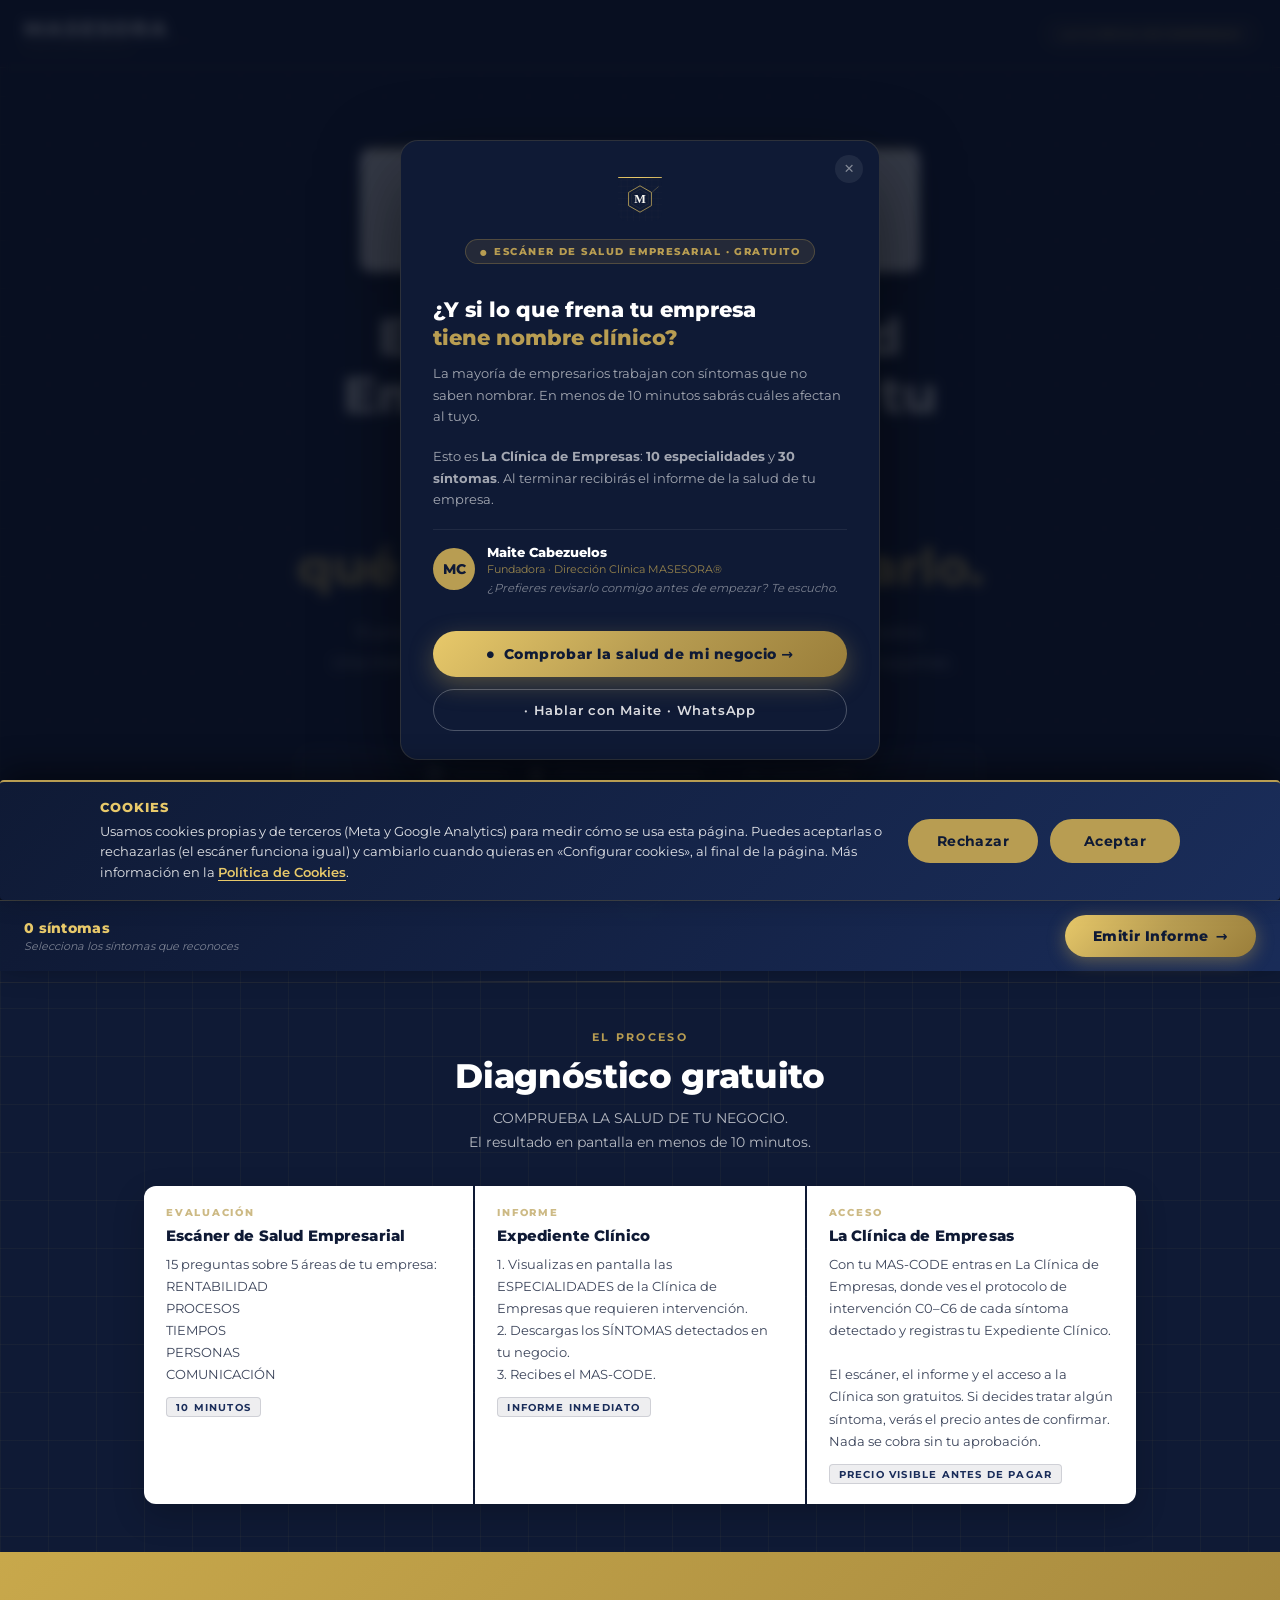
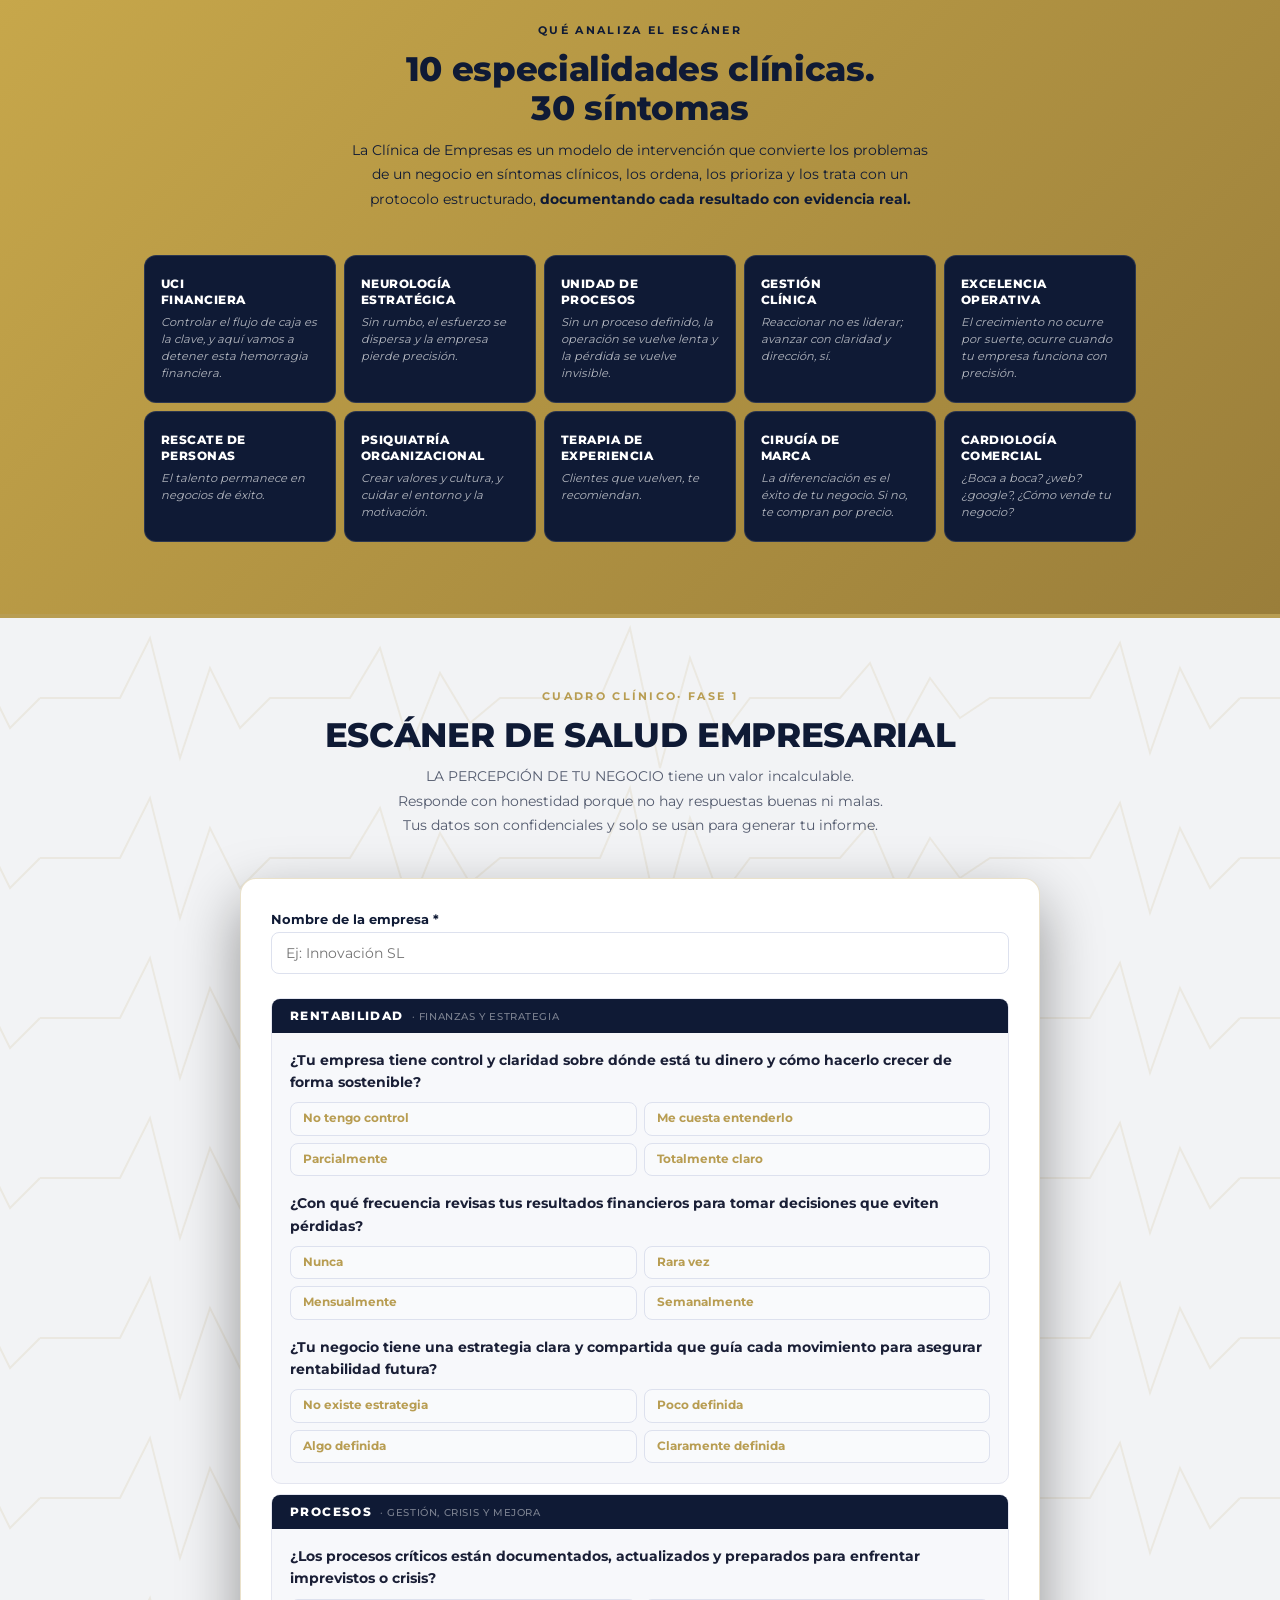
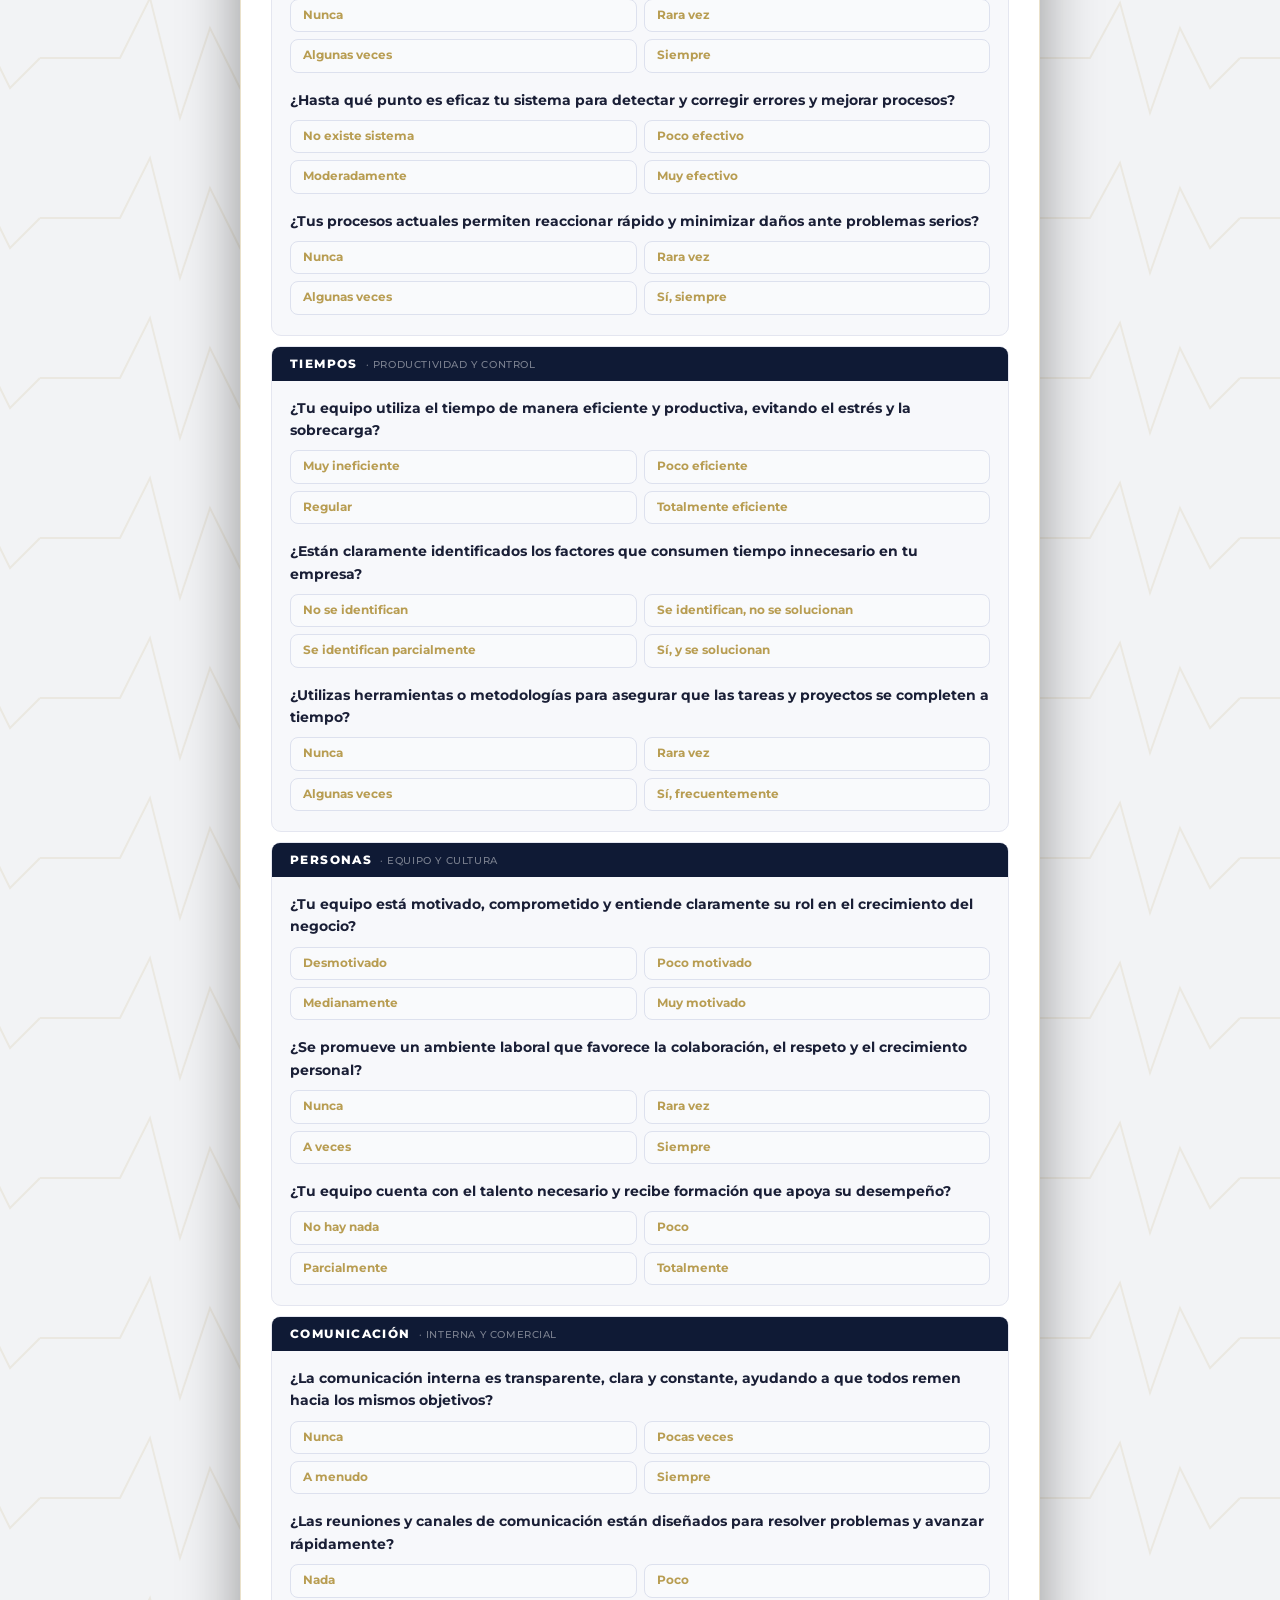
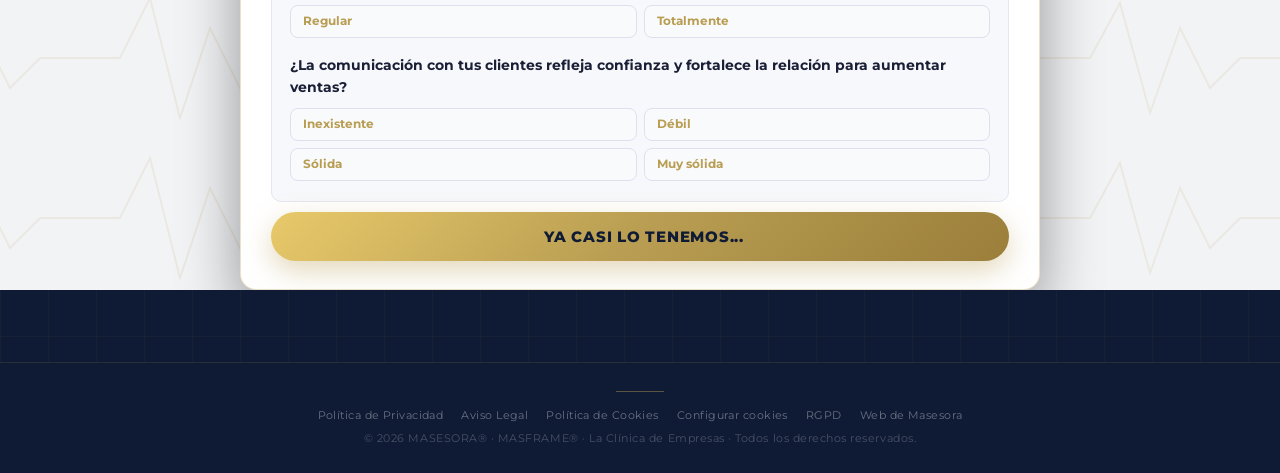
<file: index.html>
<!DOCTYPE html>
<html lang="es">
<head>
  <meta charset="UTF-8" />
  <!-- Dominio canónico: quien llegue por la URL vieja de Render salta al dominio propio.
       Se conserva ruta, query y hash. No afecta a localhost ni a ningún otro host. -->
  <script>
    (function () {
      if (location.hostname === "ese-cc2u.onrender.com") {
        location.replace("https://www.masesora.es" + location.pathname + location.search + location.hash);
      }
    })();
  </script>
  <meta name="viewport" content="width=device-width, initial-scale=1" />
  <title>Escáner de Salud Empresarial gratis · La Clínica de Empresas</title>
  <meta name="description" content="Diagnóstico gratuito de tu negocio en 10 minutos: detecta qué síntomas frenan tu empresa y recibe un informe con qué hacer para mejorarla. MASESORA.">
  <!-- Canonical -->
  <link rel="canonical" href="https://www.masesora.es/">

  <!-- Open Graph -->
  <meta property="og:type"        content="website">
  <meta property="og:site_name"   content="MASESORA · La Clínica de Empresas">
  <meta property="og:title"       content="MASFRAME® · Escáner de Salud Empresarial">
  <meta property="og:description" content="Diagnóstico gratuito de tu negocio en 10 minutos. Detecta qué síntomas frenan tu empresa y recibe un informe con qué hacer para mejorarla.">
  <meta property="og:url"         content="https://www.masesora.es/">
  <meta property="og:image"       content="https://www.masesora.es/social-card.png">
  <meta property="og:image:type"  content="image/png">
  <meta property="og:image:width" content="1200">
  <meta property="og:image:height"content="630">
  <meta property="og:image:alt"   content="MASFRAME® · Escáner de Salud Empresarial — La Clínica de Empresas">
  <meta property="og:locale"      content="es_ES">

  <!-- Twitter / X -->
  <meta name="twitter:card"        content="summary_large_image">
  <meta name="twitter:title"       content="MASFRAME® · Escáner de Salud Empresarial">
  <meta name="twitter:description" content="Diagnóstico gratuito de tu negocio en 10 minutos. Detecta qué síntomas frenan tu empresa y recibe un informe con qué hacer para mejorarla.">
  <meta name="twitter:image"       content="https://www.masesora.es/social-card.png">
  <meta name="twitter:image:alt"   content="MASFRAME® · Escáner de Salud Empresarial">

  <!-- Theme & favicon -->
  <meta name="theme-color" content="#0F1A35">
  <link rel="icon" type="image/svg+xml" href="data:image/svg+xml,%3Csvg viewBox='0 0 100 100' xmlns='http://www.w3.org/2000/svg'%3E%3Cdefs%3E%3ClinearGradient id='g' x1='0%25' y1='100%25' x2='100%25' y2='0%25'%3E%3Cstop offset='0%25' stop-color='%239A7E3A'/%3E%3Cstop offset='50%25' stop-color='%23E8C96A'/%3E%3Cstop offset='100%25' stop-color='%23C8A84B'/%3E%3C/linearGradient%3E%3C/defs%3E%3Crect width='100' height='100' fill='%230F1A35' rx='20'/%3E%3Cpath d='M 10,78 C 10,78 13,22 24,22 C 35,22 38,58 50,58 C 62,58 65,22 76,22 C 87,22 89,78 89,78' fill='none' stroke='url(%23g)' stroke-width='5.5' stroke-linecap='round'/%3E%3C/svg%3E">

  <!-- Preload hero asset -->
  <link rel="preload" href="masframe-logo-light.svg" as="image" type="image/svg+xml">

  <!-- Fonts -->
  <link rel="preload" href="fonts/montserrat-latin.woff2" as="font" type="font/woff2" crossorigin>
  <link rel="stylesheet" href="fonts/montserrat.css">

  <!-- Schema.org JSON-LD -->
  <script type="application/ld+json">
  {
    "@context": "https://schema.org",
    "@type": "Service",
    "name": "Escáner de Salud Empresarial MASFRAME®",
    "alternateName": "ESE · MASFRAME®",
    "description": "Diagnóstico clínico empresarial gratuito. Evalúa 10 especialidades, detecta síntomas y emite un protocolo de intervención C0–C6 personalizado.",
    "url": "https://www.masesora.es/",
    "provider": {
      "@type": "Organization",
      "name": "MASESORA",
      "alternateName": "La Clínica de Empresas",
      "url": "https://www.masesora.es/"
    },
    "serviceType": "Consultoría empresarial",
    "areaServed": {
      "@type": "Place",
      "name": "España"
    },
    "offers": {
      "@type": "Offer",
      "price": "0",
      "priceCurrency": "EUR",
      "availability": "https://schema.org/InStock"
    },
    "inLanguage": "es"
  }
  </script>

  <style>
/* ── TOKENS ─────────────────────────────────────────── */
:root {
  --navy:        #0F1A35;
  --navy2:       #1a2d5a;
  --gold:        #B89D52;
  --gold-l:      #D4B96A;
  --gold-s:      #E8C96A;
  --gold-d:      #9A7E3A;
  --gold-a11y:   #7A6428; /* gold sobre fondo claro — ratio 5.6:1 sobre blanco, pasa WCAG AA */
  --white:       #FFFFFF;
  --danger:      #d90033;
  --warn:        #fa8128;
  --ok:          #21ae52;
  --r:           12px;
  --font:        'Montserrat', system-ui, sans-serif;
}

/* ── SKIP NAV ────────────────────────────────────────── */
.skip-nav {
  position: absolute; top: -100px; left: 16px; z-index: 9999;
  background: var(--gold); color: var(--navy);
  font-size: .82rem; font-weight: 800; padding: 10px 18px;
  border-radius: 0 0 8px 8px; text-decoration: none;
  transition: top .18s;
}
.skip-nav:focus { top: 0; }

/* ── RESET ───────────────────────────────────────────── */
*, *::before, *::after { box-sizing: border-box; margin: 0; padding: 0; }
html { scroll-behavior: smooth; }

/* ── FOCUS VISIBLE ───────────────────────────────────── */
:focus-visible {
  outline: 2.5px solid var(--gold);
  outline-offset: 3px;
  border-radius: 4px;
}
body {
  background: var(--navy);
  background-image:
    linear-gradient(rgba(184,157,82,.05) 1px, transparent 1px),
    linear-gradient(90deg, rgba(184,157,82,.05) 1px, transparent 1px);
  background-size: 48px 48px;
  font-family: var(--font);
  color: var(--white);
  -webkit-font-smoothing: antialiased;
}
button { font-family: var(--font); cursor: pointer; }
a { text-decoration: none; }

/* ── ANIMATIONS ──────────────────────────────────────── */
@keyframes fadeUp    { from{opacity:0;transform:translateY(14px)} to{opacity:1;transform:translateY(0)} }
@keyframes waveDraw  { 0%{stroke-dashoffset:400;opacity:.3} 40%{opacity:1} 100%{stroke-dashoffset:0;opacity:.85} }
@keyframes waveDrawEco{0%{stroke-dashoffset:380;opacity:0}30%{opacity:.18}100%{stroke-dashoffset:0;opacity:.18}}
@keyframes pulseOrigin{0%,100%{r:5;opacity:.8}50%{r:7;opacity:1}}
@keyframes riseImpulse{0%{stroke-dashoffset:80;opacity:0}60%{opacity:0}100%{stroke-dashoffset:0;opacity:.75}}
@keyframes floatWave {0%,100%{transform:translateY(0)}50%{transform:translateY(-5px)}}
@keyframes spin      { to{transform:rotate(360deg)} }
@keyframes dotPulse  {0%,80%,100%{opacity:.3}40%{opacity:1}}
@keyframes bounce    {0%,100%{transform:translateY(0)}50%{transform:translateY(6px)}}
@keyframes shimmer   {0%{background-position:-400px 0}100%{background-position:400px 0}}

/* ── NAVBAR ──────────────────────────────────────────── */
.navbar {
  background: var(--navy);
  border-bottom: 1px solid rgba(184,157,82,.2);
  padding: 0 24px;
  height: 68px;
  display: flex; align-items: center; justify-content: space-between;
  position: sticky; top: 0; z-index: 900;
}
.nav-logo { display:flex; align-items:center; }
.nav-logo svg { height: 44px; width: auto; }
.nav-badge {
  padding: 5px 14px; border-radius: 999px;
  border: 1px solid rgba(184,157,82,.4);
  color: var(--gold-l); font-size: .7rem; font-weight: 700;
  letter-spacing: .12em; text-transform: uppercase;
  background: rgba(184,157,82,.08);
}

/* ── HERO ────────────────────────────────────────────── */
.hero {
  padding: 80px 24px 72px;
  max-width: 780px; margin: 0 auto;
  text-align: center;
  animation: fadeUp .7s ease both;
}
.hero-eyebrow {
  display: inline-block;
  font-size: .68rem; font-weight: 700; letter-spacing: .22em;
  text-transform: uppercase; color: var(--gold);
  margin-bottom: 24px;
  padding: 5px 16px; border-radius: 999px;
  border: 1px solid rgba(184,157,82,.3);
  background: rgba(184,157,82,.06);
}
.hero h1 {
  font-size: clamp(2rem, 4.5vw, 3.2rem);
  font-weight: 800; line-height: 1.12;
  letter-spacing: -.01em; color: var(--white);
  margin-bottom: 22px;
}
.hero h1 .gold { color: var(--gold-l); }
.hero-sub {
  font-size: clamp(.9rem, 1.5vw, 1.05rem);
  color: rgba(255,255,255,.78); line-height: 1.8;
  max-width: 620px; margin: 0 auto 40px;
}
.hero-masframe-logo {
  width: min(100%, 560px);
  height: auto;
  display: block;
  margin: 0 auto 36px;
  border-radius: 10px;
  box-shadow: 0 8px 32px rgba(0,0,0,.3);
}
.hero-scroll {
  display: inline-flex; flex-direction: column; align-items: center; gap: 10px;
  color: var(--gold-l); font-size: 1.00rem; letter-spacing: .18em;
  text-transform: uppercase; font-weight: 800;
}
.hero-scroll-arrow {
  width: 60px; height: 60px; border-radius: 50%;
  border: 1.5px solid var(--gold);
  background: rgba(184,157,82,.1);
  display: flex; align-items: center; justify-content: center;
  color: var(--gold); font-size: 2.0rem;
  animation: bounce 2s ease-in-out infinite;
}
.hero-divider {
  height: 1px;
  background: linear-gradient(90deg, transparent, rgba(184,157,82,.3), transparent);
  margin: 0 auto; max-width: 480px;
}

/* ── SECTION COMMONS ─────────────────────────────────── */
.section-inner { max-width: 1040px; margin: 0 auto; padding: 0 24px; width: 100%; box-sizing: border-box; }
.section-eyebrow {
  font-size: .66rem; font-weight: 700; letter-spacing: .22em;
  text-transform: uppercase; color: var(--gold); margin-bottom: 12px;
}
.section-title {
  font-size: clamp(1.5rem, 2.8vw, 2.1rem);
  font-weight: 800; color: var(--white);
  line-height: 1.18; letter-spacing: -.01em;
}
.section-sub {
  font-size: .9rem; color: rgba(255,255,255,.70);
  line-height: 1.7; margin-top: 10px;
}

/* ── TRUST STRIP ─────────────────────────────────────── */
.trust-strip {
  display: flex; flex-wrap: wrap; justify-content: center; gap: 20px;
  margin: 40px auto 0; max-width: 680px;
  padding: 16px 24px;
  background: rgba(255,255,255,.04);
  border-radius: var(--r);
  border: 1px solid rgba(184,157,82,.15);
}
.trust-item {
  display: flex; align-items: center; gap: 8px;
  font-size: .73rem; font-weight: 600;
  color: rgba(255,255,255,.5); letter-spacing: .05em;
}
.trust-icon { font-size: .95rem; }

/* ── CÓMO FUNCIONA ───────────────────────────────────── */
.como-funciona {
  padding: 48px 0;
  border-top: 1px solid rgba(184,157,82,.1);
}
.como-header { text-align: center; margin-bottom: 32px; }
.steps-grid {
  display: grid;
  grid-template-columns: repeat(3, 1fr);
  gap: 2px;
  background: rgba(15,26,53,.12);
  border-radius: var(--r);
  overflow: hidden;
  box-shadow: 0 12px 32px rgba(0,0,0,.2);
  width: 100%;
  box-sizing: border-box;
}
@media(max-width:900px){ .steps-grid{ grid-template-columns:1fr; } }
.step {
  background: #FFFFFF;
  padding: 22px 22px 20px;
  position: relative;
}
.step::before {
  content: '';
  position: absolute; top: 0; left: 0; right: 0;
  height: 3px;
  background: linear-gradient(90deg, var(--gold-d), var(--gold-s));
  opacity: 0; transition: opacity .3s;
}
.step:hover::before { opacity: 1; }
.step-num {
  font-size: .62rem; font-weight: 800;
  color: var(--gold); line-height: 1;
  margin-bottom: 8px; letter-spacing: .18em;
  text-transform: uppercase; opacity: .7;
}
.step-title {
  font-size: .94rem; font-weight: 800;
  color: var(--navy); margin-bottom: 8px;
  letter-spacing: .01em;
}
.step-body {
  font-size: .81rem; color: rgba(15,26,53,.82);
  line-height: 1.7;
}
.step-tag {
  display: inline-block; margin-top: 12px;
  font-size: .62rem; font-weight: 700; letter-spacing: .12em;
  text-transform: uppercase; color: var(--navy2);
  padding: 3px 9px; border-radius: 4px;
  background: rgba(15,26,53,.07); border: 1px solid rgba(15,26,53,.14);
}

/* ── ESPECIALIDADES ──────────────────────────────────── */
.especialidades-section {
  padding: 72px 0;
  background: linear-gradient(135deg, #C8A84B 0%, #9A7E3A 100%);
}
.esp-header { text-align: center; margin-bottom: 44px; }
.esp-grid {
  display: grid;
  grid-template-columns: repeat(5, 1fr);
  gap: 8px;
}
@media(max-width:900px){ .esp-grid{ grid-template-columns: repeat(3,1fr); } }
@media(max-width:560px){ .esp-grid{ grid-template-columns: repeat(2,1fr); } }
.esp-card {
  padding: 20px 16px;
  border-radius: var(--r);
  border: 1px solid rgba(255,255,255,.12);
  background: var(--navy);
  transition: border-color .2s, background .2s;
}
.esp-card:hover {
  border-color: rgba(255,255,255,.28);
  background: var(--navy2);
}
.esp-name {
  font-size: .76rem; font-weight: 800;
  color: var(--white); letter-spacing: .04em;
  text-transform: uppercase; margin-bottom: 6px;
  line-height: 1.3;
}
.esp-lema {
  font-size: .71rem; color: rgba(255,255,255,.68);
  line-height: 1.5;
  font-style: italic;
}

/* ── RADIO OPTIONS ───────────────────────────────────── */
.q-text {
  font-size: .9rem; font-weight: 700; color: #1a1f36;
  margin: 16px 0 9px; line-height: 1.55;
}
.q-text:first-of-type { margin-top: 0; }
.radio-group {
  display: grid; grid-template-columns: 1fr 1fr;
  gap: 7px; margin-bottom: 6px;
}
@media(max-width:520px){ .radio-group{ grid-template-columns: 1fr; } }
.radio-opt {
  display: flex; align-items: center;
  padding: 8px 12px; border-radius: 8px;
  border: 1.5px solid #dde1ee; background: #f9fafc;
  font-size: .74rem; color: var(--gold); font-weight: 700;
  line-height: 1.3; text-align: left; cursor: pointer;
  transition: all .15s; font-family: var(--font);
}
.radio-opt:hover { border-color: rgba(184,157,82,.5); background: #fffdf5; }
.radio-opt.selected {
  border-color: var(--gold); background: var(--navy); color: var(--gold);
}
.opt-letter { display: none; }
.radio-group.pendiente {
  outline: 2px solid #d90033;
  outline-offset: 3px;
  border-radius: 10px;
  animation: shake .35s ease;
}
@keyframes shake {
  0%,100%{ transform:translateX(0) }
  20%    { transform:translateX(-5px) }
  40%    { transform:translateX(5px) }
  60%    { transform:translateX(-4px) }
  80%    { transform:translateX(4px) }
}
.q-text.pendiente { color: #d90033; }
.q-pendiente-badge {
  display:inline-block; margin-left:7px;
  font-size:.65rem; font-weight:800; color:#fff;
  background:#d90033; border-radius:4px;
  padding:1px 6px; vertical-align:middle; letter-spacing:.04em;
}

/* ── FORM SECTION ────────────────────────────────────── */
.form-section {
  padding: 72px 0 0;
  background: #f2f3f5;
  border-top: 4px solid var(--gold);
  position: relative;
  overflow: hidden;
}
.form-section::before {
  content: '';
  position: absolute;
  top: 0; left: 0; right: 0; bottom: 0;
  background-image: url("data:image/svg+xml,%3Csvg xmlns='http://www.w3.org/2000/svg' viewBox='0 0 1200 160' preserveAspectRatio='none'%3E%3Cpolyline points='0,80 80,80 110,20 140,140 170,50 200,110 230,80 310,80 340,30 370,130 400,55 430,105 460,80 560,80 590,10 620,150 650,40 680,120 710,80 800,80 830,45 860,115 890,60 920,100 950,80 1050,80 1080,25 1110,135 1140,50 1170,110 1200,80' fill='none' stroke='%23b89d52' stroke-width='2' stroke-opacity='0.12'/%3E%3C/svg%3E");
  background-size: 1200px 160px;
  background-repeat: repeat;
  background-position: center 0;
  pointer-events: none;
  z-index: 0;
}
.form-section .section-inner,
.form-section .form-header,
.form-section > * { position: relative; z-index: 1; }
.form-section .section-eyebrow { color: var(--gold); }
.form-section .section-title { color: var(--navy); }
.form-section .section-sub { color: rgba(15,26,53,.7); }
.form-header { text-align: center; margin-bottom: 40px; }
.form-header .section-sub { max-width: 520px; margin: 10px auto 0; }

.card-form {
  background: var(--white); border-radius: 16px;
  border: 1px solid rgba(184,157,82,.3);
  box-shadow: 0 24px 60px rgba(0,0,0,.4);
  padding: 32px 30px 28px;
  max-width: 800px; margin: 0 auto;
}
@media(max-width:600px){ .card-form{ padding:22px 18px 18px; } }

.empresa-box { margin-bottom: 24px; }
.empresa-box label {
  display: block; font-weight: 700; font-size: .82rem;
  color: var(--navy); margin-bottom: 5px;
}
.empresa-box label + label { margin-top: 14px; }
.inp {
  width: 100%; padding: 11px 14px;
  border-radius: 8px; border: 1.5px solid #dde1ee;
  font-size: .9rem; color: var(--navy);
  font-family: var(--font); outline: none;
  transition: border-color .18s;
}
.inp:focus { border-color: var(--navy2); box-shadow: 0 0 0 3px rgba(26,45,90,.1); }

.form-area {
  border-radius: 10px; background: #f7f8fb;
  padding: 16px 18px 14px; margin-bottom: 10px;
  border: 1.5px solid #e4e6f0;
}
.form-area-title {
  font-size: .72rem; font-weight: 800; letter-spacing: .12em;
  text-transform: uppercase; color: var(--white);
  background: var(--navy); border-radius: 8px 8px 0 0;
  margin: -16px -18px 16px; padding: 10px 18px;
  display: flex; align-items: baseline; gap: 8px;
}
.form-area-sub {
  font-size: .62rem; font-weight: 500; letter-spacing: .06em;
  color: rgba(255,255,255,.45); text-transform: uppercase;
}
.form-area label {
  display: block; font-weight: 600; font-size: .79rem;
  color: #333; margin-bottom: 5px;
}
.sel {
  width: 100%; padding: 9px 12px;
  border-radius: 8px; border: 1.5px solid #dde1ee;
  font-size: .82rem; color: var(--navy);
  background: var(--white); font-family: var(--font);
  outline: none; margin-bottom: 12px; cursor: pointer;
  -webkit-appearance: none; appearance: none;
  background-image: url("data:image/svg+xml,%3Csvg width='10' height='6' viewBox='0 0 10 6' xmlns='http://www.w3.org/2000/svg'%3E%3Cpath d='M0 0l5 6 5-6z' fill='%23999'/%3E%3C/svg%3E");
  background-repeat: no-repeat;
  background-position: right 12px center;
  padding-right: 32px;
}
.sel:focus { border-color: var(--gold); box-shadow: 0 0 0 3px rgba(184,157,82,.12); }
.sel:last-child { margin-bottom: 0; }

/* ── FACT SCREEN ─────────────────────────────────────── */
#factScreen { display:none; max-width:600px; margin:48px auto; padding:0 24px; }
.fact-card {
  background:var(--white); border-radius:16px;
  border:1px solid rgba(184,157,82,.3);
  box-shadow:0 24px 60px rgba(0,0,0,.4);
  padding:40px 36px; text-align:center;
}
.fact-empresa-name {
  font-size:.72rem; font-weight:800; color:var(--gold-a11y);
  letter-spacing:.14em; text-transform:uppercase; margin-bottom:22px;
}
.fact-title {
  font-size:1.25rem; font-weight:800; color:var(--navy);
  line-height:1.3; margin-bottom:8px;
}
.fact-sub {
  font-size:.84rem; color:rgba(15,26,53,.55);
  line-height:1.65; margin-bottom:28px;
}
.fact-opts {
  display:grid; grid-template-columns:1fr 1fr; gap:8px; margin-bottom:28px;
}
@media(max-width:420px){ .fact-opts{ grid-template-columns:1fr; } }
.fact-opt {
  padding:15px 12px; border-radius:10px;
  border:1.5px solid #dde1ee; background:#f9fafc;
  font-size:.83rem; color:var(--navy); font-weight:700;
  cursor:pointer; transition:all .15s; font-family:var(--font); line-height:1.3;
}
.fact-opt:hover { border-color:#aab4d4; background:#eef1fa; }
.fact-opt.selected { border-color:var(--navy); background:var(--navy); color:var(--white); }
.fact-note { font-size:.7rem; color:rgba(15,26,53,.38); margin:-10px 0 22px; }

/* ── SCROLL REVEAL ───────────────────────────────────── */
.reveal {
  opacity:0; transform:translateY(28px);
  transition: opacity .65s ease, transform .65s ease;
}
.reveal.visible { opacity:1; transform:translateY(0); }
.reveal-d1 { transition-delay:.1s; }
.reveal-d2 { transition-delay:.2s; }
.reveal-d3 { transition-delay:.3s; }
.reveal-d4 { transition-delay:.35s; }
.reveal-d5 { transition-delay:.42s; }

.btn-primary {
  width: 100%;
  background: linear-gradient(135deg, var(--gold-s), var(--gold), var(--gold-d));
  border: none; border-radius: 999px;
  padding: 15px 22px; font-size: .95rem; font-weight: 800;
  color: var(--navy); letter-spacing: .05em; text-transform: uppercase;
  display: inline-flex; align-items: center; justify-content: center; gap: 8px;
  box-shadow: 0 10px 28px rgba(184,157,82,.4);
  transition: transform .15s, box-shadow .15s;
}
.btn-primary:hover  { transform: translateY(-2px); box-shadow: 0 14px 34px rgba(184,157,82,.55); }
.btn-primary:active { transform: translateY(0); }
.btn-primary:disabled { opacity: .6; cursor: default; transform: none; box-shadow: none; }
.spinner { display:inline-block; width:16px; height:16px; border-radius:50%; border:2px solid rgba(15,26,53,.3); border-top-color:var(--navy); animation:spin .9s linear infinite; }

/* ── NIVEL 2 ─────────────────────────────────────────── */
#nivel2Section { display:none; max-width:800px; margin:48px auto 0; padding:0 24px 80px; }
.nivel2-header { text-align:center; margin-bottom:36px; }
.nivel2-header h3 { font-size:1.45rem; font-weight:800; color:var(--white); margin:8px 0 10px; line-height:1.3; }
.nivel2-header p  { font-size:.86rem; color:rgba(255,255,255,.68); line-height:1.7; max-width:560px; margin:0 auto; }

/* Contador sticky */
.nivel2-counter {
  position:sticky; top:68px; z-index:200;
  background:linear-gradient(90deg, rgba(15,26,53,.97), rgba(26,45,90,.97));
  border-bottom:1px solid rgba(184,157,82,.2);
  padding:11px 20px;
  display:flex; align-items:center; justify-content:space-between;
  border-radius:0 0 10px 10px;
  opacity:0; pointer-events:none;
  transition:opacity .3s;
  backdrop-filter:blur(8px);
}
.nivel2-counter.activo { opacity:1; pointer-events:auto; }
.nivel2-counter-label { font-size:.72rem; font-weight:600; color:rgba(255,255,255,.72); letter-spacing:.06em; }
.nivel2-counter-val { font-size:1rem; font-weight:800; color:var(--gold-s); }

/* Separadores de grupo — F: más limpios y discretos */
.nivel2-grupo-label {
  display:flex; align-items:center; gap:8px;
  margin:22px 0 8px;
  font-size:.61rem; font-weight:700; letter-spacing:.16em; text-transform:uppercase;
  opacity:.7;
}
.nivel2-grupo-label.critico    { color:#ff8fa3; }
.nivel2-grupo-label.recomendado{ color:#ffbe7a; }
.nivel2-grupo-sep {
  flex:1; height:1px;
}
.nivel2-grupo-sep.critico    { background:linear-gradient(90deg,rgba(217,0,51,.25),transparent); }
.nivel2-grupo-sep.recomendado{ background:linear-gradient(90deg,rgba(250,129,40,.2),transparent); }

/* Bloques — E: animación entrada */
@keyframes bloqueFadeIn {
  from { opacity:0; transform:translateY(16px); }
  to   { opacity:1; transform:translateY(0); }
}
.nivel2-bloque {
  margin-bottom:10px; border-radius:12px; overflow:hidden;
  border:1px solid rgba(255,255,255,.08);
  animation: bloqueFadeIn .45s ease both;
}
/* D: headers limpios — fondo mínimo, acento izquierdo */
.nivel2-bloque-header { padding:14px 18px; display:flex; align-items:center; gap:10px; }
.nivel2-bloque-header.critico {
  background:rgba(217,0,51,.06);
  border-bottom:1px solid rgba(217,0,51,.18);
  box-shadow:inset 4px 0 0 #d90033;
}
.nivel2-bloque-header.recomendado {
  background:rgba(250,129,40,.06);
  border-bottom:1px solid rgba(250,129,40,.18);
  box-shadow:inset 4px 0 0 #fa8128;
}
.nivel2-bloque-header-inner { flex:1; min-width:0; }
.nivel2-bloque-nombre { display:block; font-size:.77rem; font-weight:800; color:var(--white); text-transform:uppercase; letter-spacing:.07em; }
/* G: tagline emocional bajo el nombre */
.nivel2-bloque-tagline {
  display:block; margin-top:4px;
  font-size:.67rem; color:rgba(255,255,255,.42);
  font-style:italic; font-weight:500; line-height:1.4;
}
.nivel2-bloque-badge  { font-size:.62rem; font-weight:700; padding:3px 10px; border-radius:20px; letter-spacing:.08em; text-transform:uppercase; flex-shrink:0; }
.nivel2-bloque-badge.critico     { background:rgba(217,0,51,.18);    color:#ff8fa3; border:1px solid rgba(217,0,51,.3); }
.nivel2-bloque-badge.recomendado { background:rgba(250,129,40,.14); color:#ffbe7a; border:1px solid rgba(250,129,40,.28); }

/* C: barra sticky inferior */
.nivel2-barra-sticky {
  position:fixed; bottom:0; left:0; right:0; z-index:400;
  background:linear-gradient(135deg,rgba(15,26,53,.97),rgba(26,45,90,.97));
  border-top:1px solid rgba(184,157,82,.28);
  padding:14px 24px;
  display:flex; align-items:center; justify-content:space-between; gap:16px;
  transform:translateY(100%);
  transition:transform .38s cubic-bezier(.22,1,.36,1);
  backdrop-filter:blur(12px);
  box-shadow:0 -8px 32px rgba(0,0,0,.45);
}
.nivel2-barra-sticky.activa { transform:translateY(0); }
.nivel2-barra-info { display:flex; flex-direction:column; gap:2px; min-width:0; }
.nivel2-barra-count {
  font-size:.88rem; font-weight:800; color:var(--gold-s);
  letter-spacing:.02em;
}
.nivel2-barra-msg {
  font-size:.69rem; color:rgba(255,255,255,.45);
  font-style:italic;
}
.btn-nivel2-barra {
  background:linear-gradient(135deg,var(--gold-s),var(--gold),var(--gold-d));
  color:var(--navy); border:none; border-radius:999px;
  padding:12px 28px; font-size:.88rem; font-weight:800;
  letter-spacing:.04em; cursor:pointer; white-space:nowrap;
  font-family:var(--font); transition:all .18s;
  box-shadow:0 4px 18px rgba(184,157,82,.45);
  display:flex; align-items:center; gap:7px;
  flex-shrink:0;
}
.btn-nivel2-barra:hover { transform:translateY(-2px); box-shadow:0 8px 24px rgba(184,157,82,.6); }
@media(max-width:480px){
  .nivel2-barra-sticky { padding:12px 16px; }
  .btn-nivel2-barra { padding:11px 20px; font-size:.82rem; }
  .nivel2-barra-count { font-size:.82rem; }
}

/* Selección — flash micro-animación */
@keyframes selectFlash {
  0%   { box-shadow:0 0 0 0 rgba(184,157,82,.5); }
  60%  { box-shadow:0 0 0 8px rgba(184,157,82,0); }
  100% { box-shadow:0 3px 12px rgba(184,157,82,.2); }
}
.nivel2-sintoma-item.selected { animation:selectFlash .38s ease; }

/* Síntomas — card seleccionable sin checkbox */
.nivel2-sintomas { padding:8px 10px; display:flex; flex-direction:column; gap:5px; background:rgba(255,255,255,.02); }
.nivel2-sintoma-item {
  display:flex; align-items:flex-start;
  padding:14px 16px; border-radius:9px;
  border:1.5px solid rgba(15,26,53,.12);
  cursor:pointer; transition:border-color .18s, background .18s, box-shadow .18s;
  background:#ffffff;
  user-select:none;
  box-shadow:0 1px 4px rgba(15,26,53,.06);
  position:relative;
}
.nivel2-sintoma-item:hover {
  border-color:rgba(184,157,82,.5);
  background:#fffdf5;
  box-shadow:0 3px 10px rgba(184,157,82,.15);
}
.nivel2-sintoma-item.selected {
  border-color:var(--gold);
  background:linear-gradient(135deg,#fffdf0,#fff8e1);
  box-shadow:inset 3px 0 0 var(--gold), 0 3px 12px rgba(184,157,82,.18);
}
/* Pill "identificado" en esquina — solo al seleccionar */
.nivel2-sintoma-item::after {
  content:'✦ identificado';
  position:absolute; top:10px; right:12px;
  font-size:.58rem; font-weight:800; letter-spacing:.08em; text-transform:uppercase;
  color:var(--gold); opacity:0; transition:opacity .2s;
  font-family:var(--font);
}
.nivel2-sintoma-item.selected::after { opacity:1; }
.nivel2-sintoma-texto  { font-size:.85rem; color:var(--navy); line-height:1.58; flex:1; padding-right:80px; }
.nivel2-sintoma-nombre { display:block; font-size:.72rem; font-weight:800; color:var(--navy); margin-top:7px; letter-spacing:.05em; text-transform:uppercase; text-align:right; }
.nivel2-sintoma-id-tag { font-size:.6rem; font-weight:700; color:var(--gold); letter-spacing:.1em; text-transform:uppercase; margin-right:5px; opacity:.85; }

.nivel2-footer { text-align:center; margin:36px 0 0; padding-bottom:16px; }
.btn-nivel2 {
  background:linear-gradient(135deg,var(--gold-s),var(--gold),var(--gold-d));
  color:var(--navy); border:none; border-radius:999px;
  padding:16px 52px; font-size:.94rem; font-weight:800;
  letter-spacing:.05em; text-transform:uppercase;
  cursor:pointer; transition:all .18s;
  box-shadow:0 8px 24px rgba(184,157,82,.4);
}
.btn-nivel2:hover { transform:translateY(-2px); box-shadow:0 12px 30px rgba(184,157,82,.55); }
.nivel2-aviso-cero {
  display:none; margin-top:14px;
  padding:10px 16px; border-radius:8px;
  background:rgba(250,129,40,.12); border:1px solid rgba(250,129,40,.3);
  font-size:.78rem; color:#ffbe7a; text-align:center;
}

/* ── DIAGNOSTIC OVERLAY ──────────────────────────────── */
#diagnosticOverlay {
  position:fixed; inset:0; z-index:9999;
  background:var(--navy);
  display:flex; flex-direction:column; align-items:center; justify-content:center;
  opacity:0; pointer-events:none; transition:opacity .4s;
}
#diagnosticOverlay.active { opacity:1; pointer-events:all; }
#overlayCanvas { width:100%; max-width:560px; height:72px; }
.overlay-text-1 { font-size:clamp(1.2rem,3vw,1.7rem); font-weight:800; color:var(--white); margin:22px 0 8px; text-align:center; }
.overlay-text-2 { font-size:.76rem; color:var(--gold); letter-spacing:.22em; text-transform:uppercase; font-weight:600; text-align:center; }
.overlay-dots span { display:inline-block; width:8px; height:8px; border-radius:50%; background:var(--gold); margin:0 4px; opacity:.3; animation:dotPulse 1.4s ease-in-out infinite; }
.overlay-dots span:nth-child(2){ animation-delay:.3s; }
.overlay-dots span:nth-child(3){ animation-delay:.6s; }

/* ── INFORME CLÍNICO ─────────────────────────────────── */
#informeSection { display:none; max-width:800px; margin:48px auto 0; padding:0 24px; }

/* Banner cabecera informe — reemplaza informe-header */
.informe-banner {
  position:relative;
  border-radius:14px 14px 0 0;
  overflow:hidden;
  border:1px solid rgba(184,157,82,.3);
  border-bottom:none;
}
.informe-banner-svg {
  display:block; width:100%; height:auto; min-height:110px;
}
.informe-banner-data {
  position:absolute; right:24px; top:50%; transform:translateY(-50%);
  text-align:right;
}
.informe-empresa-label { font-size:.58rem; color:rgba(255,255,255,.4); letter-spacing:.18em; text-transform:uppercase; }
.informe-empresa-name  { font-size:.9rem; font-weight:800; color:var(--white); letter-spacing:.04em; margin-top:2px; }
.informe-exp-meta  { display:flex; align-items:center; gap:6px; flex-wrap:nowrap; justify-content:flex-end; margin-top:4px; }
.informe-exp-num  { font-size:.65rem; color:var(--gold); letter-spacing:.1em; text-transform:uppercase; font-weight:700; white-space:nowrap; }
.informe-exp-sep  { font-size:.65rem; color:rgba(255,255,255,.22); }
.informe-exp-fecha{ font-size:.65rem; color:rgba(255,255,255,.4); white-space:nowrap; }

.informe-body {
  background:var(--white);
  border:1px solid rgba(184,157,82,.25); border-top:none;
  border-radius:0 0 14px 14px;
  box-shadow:0 24px 56px rgba(0,0,0,.4);
}
.informe-global { padding:24px 26px 20px; border-bottom:1px solid #f0ece4; }
.informe-global-label  { font-size:.64rem; color:#aaa; letter-spacing:.18em; text-transform:uppercase; font-weight:700; margin-bottom:8px; }
.informe-estado-badge  { display:inline-flex; align-items:center; gap:10px; padding:8px 18px; border-radius:999px; font-weight:800; font-size:.9rem; }
.informe-estado-badge.critico    { background:#fff0f3; color:#d90033; border:1.5px solid rgba(217,0,51,.22); }
.informe-estado-badge.urgente    { background:#fff4ec; color:#c96000; border:1.5px solid rgba(250,129,40,.28); }
.informe-estado-badge.recomendado{ background:#fffaec; color:#9c7200; border:1.5px solid rgba(184,157,82,.32); }
.informe-estado-badge.aceptable  { background:#f0faf4; color:#21ae52; border:1.5px solid rgba(33,174,82,.22); }
.informe-hallazgo-global { margin-top:12px; font-size:.86rem; color:#444; line-height:1.75; }

.informe-divider { height:2px; background:linear-gradient(90deg,var(--gold),transparent); margin:0 26px; opacity:.3; }
.informe-transicion {
  margin:0 22px 20px;
  padding:20px 22px;
  background:linear-gradient(135deg,#0f1a35 0%,#1a2d5a 100%);
  border-radius:12px;
  border-left:4px solid var(--gold);
}
.informe-transicion-title {
  font-size:1.05rem; font-weight:800; color:#fff;
  line-height:1.4; margin-bottom:8px;
}
.informe-transicion-sub {
  font-size:.84rem; color:rgba(255,255,255,.7);
  line-height:1.65; margin-bottom:14px;
}
.informe-transicion-contador {
  display:flex; gap:16px; flex-wrap:wrap;
}
.informe-contador-pill {
  background:rgba(184,157,82,.18); border:1px solid rgba(184,157,82,.35);
  border-radius:20px; padding:5px 14px;
  font-size:.75rem; font-weight:700; color:var(--gold-a11y);
  letter-spacing:.05em;
}
.informe-esp-sec-header { padding:18px 26px 10px; }
.informe-esp-sec-title { font-size:1rem; font-weight:800; color:var(--navy); }
.informe-esp-sec-sub   { font-size:.78rem; color:#999; margin-top:2px; }
.informe-sin-sintomas-card {
  padding:16px 18px;
  background:#fffbf2;
  border-left:3px solid #e8a020;
  display:flex; flex-direction:column; gap:8px;
}
.informe-sin-sintomas-card p {
  font-size:.86rem; color:#5a4010; line-height:1.6; margin:0;
}
.informe-sin-sintomas-btn {
  display:inline-block; align-self:flex-start;
  background:none; border:1.5px solid #e8a020; border-radius:20px;
  padding:6px 16px; font-size:.75rem; font-weight:700;
  color:#b87a10; cursor:pointer; font-family:var(--font);
  text-decoration:none; transition:all .18s;
}
.informe-sin-sintomas-btn:hover { background:#e8a020; color:#fff; }

.informe-esp-block  { margin:0 22px 14px; border:1px solid #eae6de; border-radius:11px; overflow:hidden; }
.informe-esp-header { padding:12px 18px; display:flex; align-items:center; gap:12px; border-bottom:1px solid #f0ece4; }
.informe-esp-header.critico    { background:#fff8fa; }
.informe-esp-header.recomendado{ background:#fffcf8; }
.informe-esp-emoji  { font-size:1.05rem; flex-shrink:0; }
.informe-esp-nombre { font-weight:800; font-size:.88rem; color:var(--navy); flex:1; letter-spacing:.03em; }
.informe-esp-score  { font-size:.74rem; font-weight:700; padding:3px 10px; border-radius:999px; }
.informe-esp-score.critico    { background:rgba(217,0,51,.1);   color:#d90033; }
.informe-esp-score.recomendado{ background:rgba(250,129,40,.1); color:#fa8128; }

.informe-esp-body  { padding:14px 18px 16px; }
.informe-hallazgos-label { font-size:.63rem; font-weight:700; color:#bbb; letter-spacing:.18em; text-transform:uppercase; margin-bottom:8px; }
.informe-hallazgo-item {
  display:flex; flex-direction:column; gap:0;
  border-radius:12px; overflow:hidden;
  border:1px solid rgba(15,26,53,.12);
  margin-bottom:14px;
  box-shadow:0 2px 12px rgba(15,26,53,.07);
}
.informe-sintoma-badge {
  font-size:.6rem; font-weight:800; color:rgba(255,255,255,.6);
  letter-spacing:.14em; text-transform:uppercase;
  padding:7px 16px 6px;
  background:var(--navy);
  display:block;
}
.informe-hallazgo-problema { display:none; }
.informe-impact-treatment {
  display:block;
  padding:16px 20px 14px;
  background:#fff;
  font-size:1.02rem; color:var(--navy); font-weight:700;
  line-height:1.6;
  border-left:4px solid var(--gold);
  display:block; margin-bottom:3px;
}
.informe-no-sintomas { font-size:.8rem; color:var(--gold-a11y); font-weight:700; margin-bottom:4px; line-height:1.65; padding:10px 14px; }

.informe-saludables { margin:0 22px 22px; padding:14px 18px; border-radius:11px; background:#f4faf6; border:1px solid rgba(33,174,82,.18); }
.informe-saludables-title { font-size:.82rem; font-weight:700; color:var(--ok); margin-bottom:8px; }
.informe-saludables-list { display:flex; flex-wrap:wrap; gap:6px; }
.informe-saludable-pill { padding:4px 12px; border-radius:999px; background:rgba(33,174,82,.1); font-size:.74rem; color:var(--ok); font-weight:600; border:1px solid rgba(33,174,82,.18); }

.informe-actions {
  padding:16px 22px; border-top:1px solid #f0ece4;
  display:flex; gap:12px; flex-wrap:wrap; align-items:center; justify-content:space-between;
}
.btn-pdf {
  display:inline-flex; align-items:center; gap:8px; padding:10px 20px;
  border-radius:999px; border:2px solid var(--navy); background:#fff;
  color:var(--navy); font-weight:700; font-size:.82rem; cursor:pointer;
  transition:all .15s;
}
.btn-pdf:hover { background:var(--navy); color:#fff; }
.informe-firma {
  padding:10px 22px; border-top:1px solid #f5f0e8;
  display:flex; align-items:center; justify-content:space-between;
  background:#fafaf8; border-radius:0 0 14px 14px;
}
.informe-firma-text { font-size:.68rem; color:#bbb; font-style:italic; }
.informe-firma-seal { font-size:.66rem; color:var(--gold-a11y); font-weight:700; letter-spacing:.12em; text-transform:uppercase; }

/* ── EMAIL GATE ───────────────────────────────────────── */
#ctaEmailWrapper { display:none; max-width:800px; margin:32px auto 0; padding:0 24px; }
.cta-email-card {
  background:linear-gradient(135deg,var(--navy),var(--navy2));
  border-radius:18px; padding:40px 28px 32px;
  position:relative; overflow:hidden;
  box-shadow:0 22px 50px rgba(0,0,0,.5);
  border:1px solid rgba(184,157,82,.28);
}
.cta-email-card::before {
  content:''; position:absolute;
  width:220px; height:220px; border-radius:50%;
  background:rgba(184,157,82,.07);
  top:-70px; right:-60px;
}
.cta-email-inner { position:relative; text-align:center; max-width:560px; margin:0 auto; }
.cta-email-eyebrow { font-size:.64rem; color:var(--gold); letter-spacing:.2em; text-transform:uppercase; font-weight:700; margin-bottom:10px; }
.cta-email-inner h3 { font-size:1.5rem; font-weight:800; color:var(--white); margin:0 0 8px; }
.cta-email-inner p { color:rgba(255,255,255,.65); font-size:.86rem; line-height:1.75; margin:0 0 22px; }
.cta-legal-check { display:flex; align-items:flex-start; gap:10px; text-align:left; margin-bottom:18px; font-size:.75rem; color:rgba(255,255,255,.6); line-height:1.55; }
.cta-legal-check input { margin-top:2px; flex-shrink:0; accent-color:var(--gold); cursor:pointer; }
.cta-legal-check a { color:var(--gold); text-decoration:underline; }
.cta-email-form { display:flex; flex-wrap:wrap; gap:10px; justify-content:center; margin-bottom:8px; }
.cta-email-input {
  flex:1; min-width:220px; padding:13px 18px; border-radius:999px;
  border:2px solid rgba(184,157,82,.4); background:rgba(255,255,255,.07);
  color:var(--white); font-size:.9rem; outline:none; font-family:var(--font);
}
.cta-email-input::placeholder { color:rgba(255,255,255,.4); }
.cta-email-input:focus { border-color:var(--gold); background:rgba(255,255,255,.1); }
.btn-enviar {
  border-radius:999px; border:none; padding:13px 26px; font-size:.9rem;
  background:linear-gradient(135deg,var(--gold-s),var(--gold),var(--gold-d));
  color:var(--navy); font-weight:800; cursor:pointer; white-space:nowrap;
  font-family:var(--font); letter-spacing:.04em;
  display:inline-flex; align-items:center; gap:6px;
  transition:transform .12s, box-shadow .12s;
}
.btn-enviar:hover { transform:translateY(-1px); box-shadow:0 10px 24px rgba(184,157,82,.4); }
.btn-enviar:disabled { opacity:.6; cursor:default; transform:none; }

/* ── ACTIVATION BOX ──────────────────────────────────── */
#activationBox {
  display:none; margin-top:24px;
  background:rgba(255,255,255,.06); border-radius:14px;
  padding:24px 22px 20px; border:1px solid rgba(184,157,82,.25);
}
.activation-eyebrow { font-size:.62rem; color:var(--gold); font-weight:700; letter-spacing:.18em; text-transform:uppercase; margin-bottom:10px; }
#codigoExc {
  font-size:2rem; font-weight:800; color:var(--white);
  letter-spacing:.28em; font-family:monospace;
  margin:8px 0;
}
.codigo-copy-row { display:flex; align-items:center; justify-content:center; gap:10px; margin:6px 0 16px; }
.btn-copy {
  padding:5px 14px; border-radius:999px; border:1px solid rgba(184,157,82,.4);
  background:rgba(184,157,82,.1); color:var(--gold-l);
  font-size:.72rem; font-weight:700; cursor:pointer;
  font-family:var(--font); letter-spacing:.06em;
  transition:background .15s;
}
.btn-copy:hover { background:rgba(184,157,82,.2); }
#emailAviso { font-size:.8rem; color:rgba(255,255,255,.65); line-height:1.6; margin-bottom:18px; }
.btn-clinica {
  display:flex; align-items:center; justify-content:center; gap:10px;
  width:100%; padding:15px 24px; border-radius:999px;
  background:linear-gradient(135deg,var(--gold-s),var(--gold),var(--gold-d));
  color:var(--navy); font-size:.94rem; font-weight:800;
  text-decoration:none; letter-spacing:.04em;
  box-shadow:0 10px 28px rgba(184,157,82,.4);
  font-family:var(--font); transition:transform .15s;
}
.btn-clinica:hover { transform:translateY(-2px); color:var(--navy); }

/* ── CTA FINAL ───────────────────────────────────────── */
#ctaFinalWrapper { display:none; max-width:800px; margin:16px auto 0; padding:0 24px; }
.cta-final-card {
  background:var(--navy); border-radius:14px; padding:20px 24px;
  display:grid; grid-template-columns:minmax(0,2.2fr) minmax(0,1.4fr);
  gap:16px; align-items:center;
  box-shadow:0 16px 40px rgba(0,0,0,.35);
  border:1px solid rgba(184,157,82,.2);
}
@media(max-width:680px){ .cta-final-card{ grid-template-columns:1fr; text-align:center; } }
.cta-final-title { font-size:.96rem; font-weight:800; margin-bottom:5px; }
.cta-final-text  { font-size:.8rem; color:rgba(255,255,255,.65); margin-bottom:3px; }
.cta-final-note  { font-size:.72rem; color:rgba(255,255,255,.4); }
.cta-final-actions { text-align:right; }
@media(max-width:680px){ .cta-final-actions{ text-align:center; } }
.btn-whatsapp {
  text-decoration:none; display:inline-flex; align-items:center; gap:8px;
  padding:10px 20px; border-radius:999px;
  border:1px solid #25D366; color:var(--navy); background:#e7f9f0;
  font-weight:700; font-size:.84rem; font-family:var(--font);
}
.cta-final-sub { margin-top:6px; font-size:.72rem; color:rgba(255,255,255,.45); text-align:right; }
@media(max-width:680px){ .cta-final-sub{ text-align:center; } }

/* ── FOOTER ──────────────────────────────────────────── */
.site-footer {
  margin-top: 72px;
  background:var(--navy); border-top:1px solid rgba(184,157,82,.15);
  padding:28px 26px; text-align:center;
}
.footer-divider { display:block; width:48px; height:1px; background:rgba(184,157,82,.45); margin:0 auto 16px; }
.footer-links { display:flex; flex-wrap:wrap; gap:18px; justify-content:center; margin-bottom:10px; }
.footer-links a { color:rgba(255,255,255,.38); font-size:.7rem; letter-spacing:.04em; transition:color .15s; }
.footer-links a:hover { color:var(--gold); }
.footer-copy { font-size:.66rem; color:rgba(255,255,255,.24); letter-spacing:.05em; }

/* ── LEGAL MODAL ─────────────────────────────────────── */
#legalModal { display:none; position:fixed; inset:0; z-index:10001; background:rgba(0,0,0,.75); align-items:center; justify-content:center; padding:20px; }
#legalModal.open { display:flex; }
.legal-box { background:#fff; border-radius:16px; max-width:580px; width:100%; max-height:82vh; overflow-y:auto; padding:28px 24px; box-shadow:0 30px 60px rgba(0,0,0,.5); }
.legal-header { display:flex; align-items:center; justify-content:space-between; margin-bottom:18px; }
.legal-title { font-size:1.05rem; font-weight:800; color:var(--navy); }
.legal-close { width:30px;height:30px;border-radius:50%;border:1px solid #e0e0e0;background:#f5f5f5;display:flex;align-items:center;justify-content:center;cursor:pointer;font-size:.9rem;color:#666;flex-shrink:0; }
.legal-tabs { display:flex; gap:7px; margin-bottom:18px; flex-wrap:wrap; }
.legal-tab { padding:5px 13px; border-radius:999px; font-size:.74rem; font-weight:700; border:1px solid #d0d4e0; background:#f8f9fb; color:#666; cursor:pointer; transition:all .15s; font-family:var(--font); }
.legal-tab.active { background:var(--navy); color:#fff; border-color:var(--navy); }
.legal-tab-content { display:none; font-size:.8rem; color:#555; line-height:1.8; }
.legal-tab-content.active { display:block; }
.legal-tab-content ul{padding-left:1.2rem;margin:4px 0 8px}
.legal-tab-content li{margin-bottom:3px}
.legal-tab-content p{margin:0 0 8px}
.legal-tbl{overflow-x:auto;margin:6px 0 10px}
.legal-tab-content table{border-collapse:collapse;font-size:.7rem;min-width:420px}
.legal-tab-content th,.legal-tab-content td{border:1px solid #d0d4e0;padding:4px 6px;text-align:left;vertical-align:top}
.legal-tab-content th{background:#f8f9fb;color:var(--navy)}
.legal-tab-content h4 { font-size:.86rem; color:var(--navy); margin:16px 0 6px; font-weight:800; }

/* ── RESPONSIVE ──────────────────────────────────────── */
@media(max-width:480px){
  /* Navbar */
  .navbar { padding: 0 16px; height: 60px; }
  .nav-logo svg { height: 36px; }
  .nav-badge { font-size: .6rem; padding: 4px 10px; }

  /* Hero */
  .hero { padding: 48px 18px 56px; }
  .hero h1 { font-size: 1.7rem; }
  .hero-sub { font-size: .85rem; margin-bottom: 30px; }
  .hero-scroll { font-size: .94rem; }
  .hero-scroll-arrow { width: 60px; height: 60px; font-size: 1.5rem; }
  .trust-strip { gap: 12px; padding: 14px 16px; }
  .trust-item { font-size: .68rem; }

  /* Pasos */
  .como-funciona { padding: 52px 0; }
  .step { padding: 28px 22px; }

  /* Especialidades */
  .especialidades-section { padding: 52px 0; }
  .esp-grid { grid-template-columns: repeat(2,1fr); gap: 6px; }
  .esp-card { padding: 16px 12px; }
  .esp-name { font-size: .7rem; }
  .esp-lema { font-size: .67rem; }

  /* Form */
  .form-section { padding: 52px 0 0; }
  .card-form { padding: 20px 14px 16px; border-radius: 12px; }
  .empresa-box label { font-size: .78rem; }
  .inp { font-size: .85rem; padding: 10px 12px; }
  .form-area { padding: 12px 14px 10px; }
  .form-area-title { margin: -12px -14px 14px; padding: 9px 14px; font-size: .68rem; }
  .q-text { font-size: .84rem; }
  .radio-opt { font-size: .7rem; padding: 7px 10px; }
  .btn-primary { font-size: .88rem; padding: 14px 18px; }

  /* Nivel 2 */
  #nivel2Section { padding: 0 14px; }
  .nivel2-header h3 { font-size: 1.15rem; }
  .nivel2-sintoma-item { padding: 10px 12px; }
  .nivel2-sintoma-texto { font-size: .8rem; }
  .nivel2-counter { top: 60px; } /* navbar mobile = 60px */

  /* Informe */
  #informeSection { padding: 0 14px; }
  .informe-banner-data { right: 14px; max-width: 48%; }
  .informe-empresa-name { font-size:.78rem; }
  .informe-exp-meta { flex-direction: column; align-items: flex-end; gap: 2px; }
  .informe-exp-sep { display: none; }
  .informe-global { padding: 18px 16px 16px; }
  .informe-esp-block { margin: 0 10px 12px; }
  .informe-esp-body { padding: 12px 14px 14px; }
  .informe-saludables { margin: 0 10px 18px; padding: 12px 14px; }
  .activacion-box { padding: 22px 16px; margin: 0 14px; }

  /* CTA final */
  .cta-final { padding: 48px 0 60px; }
  .cta-final-card { padding: 24px 18px; }

  /* Footer */
  .site-footer { padding: 22px 16px; }
  .footer-links { gap: 12px; }
  .footer-links a { font-size: .65rem; }
}

@media(min-width:481px) and (max-width:768px){
  .hero { padding: 60px 24px 64px; }
  .esp-grid { grid-template-columns: repeat(2,1fr); }
  .informe-esp-block { margin: 0 14px 12px; }
  #nivel2Section { padding: 0 18px; }
  #informeSection { padding: 0 18px; }
  .fact-opts { grid-template-columns: 1fr 1fr; }
}

@media(min-width:769px) and (max-width:1024px){
  /* Tablet landscape — esp-grid 5 cols es demasiado estrecho */
  .esp-grid { grid-template-columns: repeat(3,1fr); gap: 10px; }
  .esp-card { padding: 18px 14px; }

  /* Reducir padding lateral en secciones */
  .section-inner { padding: 0 32px; }
  .hero { padding: 64px 32px 68px; }

  /* Nivel 2 y secciones dinámicas */
  #nivel2Section { padding: 0 20px; }
  #informeSection { padding: 0 20px; }
  #ctaEmailWrapper { padding: 0 20px; }
  #ctaFinalWrapper { padding: 0 20px; }

  /* Informe */
  .informe-esp-block { margin: 0 16px 14px; }
  .informe-actions { flex-direction: column; align-items: stretch; gap: 10px; }
  .btn-pdf { width: 100%; justify-content: center; }

  /* Radio options en 2 cols en tablet */
  .radio-group { grid-template-columns: 1fr 1fr; }
}

/* ── PRINT ───────────────────────────────────────────── */
@media print {
  .navbar,.hero,.como-funciona,.especialidades-section,.form-section,
  #nivel2Section,#ctaEmailWrapper,#ctaFinalWrapper,.site-footer,
  #diagnosticOverlay,#legalModal,.informe-firma,
  .informe-actions { display:none !important; }
  body { background:#fff !important; color:#000 !important; }
  #informeSection { display:block !important; max-width:100% !important; margin:0 !important; padding:0 !important; }
  .informe-body { border:none !important; box-shadow:none !important; }
  .informe-esp-block { page-break-inside:avoid; }
}

/* ── MODAL DE ENTRADA ─────────────────────────────────── */
#entradaModal {
  position:fixed; inset:0; z-index:9999;
  background:rgba(8,14,30,.82); backdrop-filter:blur(6px);
  display:flex; align-items:center; justify-content:center;
  padding:20px;
  opacity:0; transition:opacity .35s ease;
}
#entradaModal.visible { opacity:1; }
.entrada-card {
  background:var(--navy); border-radius:18px;
  max-width:480px; width:100%;
  padding:36px 32px 28px;
  box-shadow:0 32px 80px rgba(0,0,0,.55);
  border:1px solid rgba(184,157,82,.18);
  position:relative;
  transform:translateY(18px); transition:transform .35s ease;
}
#entradaModal.visible .entrada-card { transform:translateY(0); }
.entrada-close {
  position:absolute; top:14px; right:16px;
  background:rgba(255,255,255,.07); border:none; color:rgba(255,255,255,.45);
  width:28px; height:28px; border-radius:50%;
  font-size:.8rem; cursor:pointer; line-height:28px; text-align:center;
  transition:all .15s; font-family:var(--font);
}
.entrada-close:hover { background:rgba(255,255,255,.14); color:#fff; }
.entrada-logo {
  display:block; margin:0 auto 18px;
  width:44px; height:44px;
}
.entrada-badge {
  display:inline-flex; align-items:center; gap:6px;
  background:rgba(184,157,82,.12); border:1px solid rgba(184,157,82,.3);
  border-radius:999px; padding:5px 14px;
  font-size:.65rem; font-weight:800; color:var(--gold);
  letter-spacing:.14em; text-transform:uppercase;
  margin-bottom:16px;
}
.entrada-badge::before { content:'●'; font-size:.5rem; }
.entrada-h2 {
  font-size:1.32rem; font-weight:800; color:#fff;
  line-height:1.3; margin-bottom:12px;
}
.entrada-h2 span { color:var(--gold); }
.entrada-p {
  font-size:.82rem; color:rgba(255,255,255,.62);
  line-height:1.65; margin-bottom:18px;
}
.entrada-bullets { list-style:none; padding:0; margin:0 0 22px; display:flex; flex-direction:column; gap:9px; }
.entrada-bullets li {
  display:flex; align-items:flex-start; gap:10px;
  font-size:.8rem; color:rgba(255,255,255,.78); line-height:1.5;
}
.entrada-bullets li::before { content:'✦'; color:var(--gold); font-size:.6rem; margin-top:4px; flex-shrink:0; }
.entrada-founder {
  display:flex; align-items:center; gap:12px;
  padding:14px 0 18px; border-top:1px solid rgba(255,255,255,.07);
  margin-bottom:18px;
}
.entrada-avatar {
  width:42px; height:42px; border-radius:50%;
  background:var(--gold); color:var(--navy);
  font-weight:800; font-size:.85rem;
  display:flex; align-items:center; justify-content:center;
  flex-shrink:0;
}
.entrada-founder-info { display:flex; flex-direction:column; gap:2px; }
.entrada-founder-name { font-size:.82rem; font-weight:800; color:#fff; }
.entrada-founder-role { font-size:.7rem; color:var(--gold); opacity:.8; }
.entrada-founder-msg  { font-size:.72rem; color:rgba(255,255,255,.45); font-style:italic; margin-top:3px; }
.btn-entrada-wa {
  display:flex; align-items:center; justify-content:center; gap:9px;
  width:100%; padding:14px 20px; border-radius:999px; border:none;
  background:linear-gradient(135deg,var(--gold-s),var(--gold),var(--gold-d));
  color:var(--navy); font-weight:800; font-size:.88rem;
  letter-spacing:.04em; cursor:pointer; text-decoration:none;
  box-shadow:0 8px 24px rgba(184,157,82,.38); transition:all .18s;
  font-family:var(--font);
}
.btn-entrada-wa::before { content:'●'; font-size:.55rem; }
.btn-entrada-wa:hover { transform:translateY(-2px); box-shadow:0 12px 30px rgba(184,157,82,.52); }
.entrada-skip {
  display:block; text-align:center; margin-top:12px;
  font-size:.82rem; font-weight:600; letter-spacing:.06em;
  color:rgba(255,255,255,.85);
  cursor:pointer; transition:all .2s; background:none;
  border:1.5px solid rgba(255,255,255,.25); border-radius:50px;
  padding:12px 20px;
  font-family:var(--font); width:100%;
}
.entrada-skip:hover { color:#fff; border-color:rgba(255,255,255,.6); background:rgba(255,255,255,.05); }

/* ── BANNER DE COOKIES ───────────────────────────────── */
.cookie-banner {
  position:fixed; left:0; right:0; bottom:0; z-index:10000;
  background:linear-gradient(135deg,#0F1A35,#1a2d5a);
  border-top:2px solid var(--gold);
  box-shadow:0 -10px 32px rgba(0,0,0,.45);
  padding:18px 24px;
  max-height:90vh; overflow-y:auto;
}
.cookie-banner[hidden] { display:none; }
.cookie-banner:focus { outline:none; }
.cookie-inner { max-width:1080px; margin:0 auto; display:flex; align-items:center; gap:24px; }
.cookie-text { flex:1; min-width:0; }
.cookie-title { font-size:.8rem; font-weight:800; letter-spacing:.08em; text-transform:uppercase; color:var(--gold-s); margin-bottom:6px; }
.cookie-text p { font-size:.82rem; line-height:1.55; color:rgba(255,255,255,.88); }
.cookie-text p a { color:var(--gold-s); text-decoration:underline; text-underline-offset:3px; font-weight:600; }
.cookie-text p a:hover { color:#fff; }
.cookie-text p.cookie-state { margin-top:6px; font-weight:600; color:var(--gold-s); }
.cookie-actions { display:flex; gap:12px; flex-shrink:0; }
/* Aceptar y Rechazar comparten exactamente el mismo estilo (misma prominencia) */
.cookie-btn {
  min-width:130px; padding:12px 24px; border-radius:50px;
  background:var(--gold); color:var(--navy); border:2px solid var(--gold);
  font-family:var(--font); font-size:.85rem; font-weight:700; letter-spacing:.03em;
  cursor:pointer; transition:background .15s, border-color .15s;
}
.cookie-btn:hover { background:var(--gold-s); border-color:var(--gold-s); }
.cookie-btn:focus-visible { outline:2.5px solid #fff; outline-offset:3px; }
@media(max-width:680px){
  .cookie-banner { padding:16px 16px calc(16px + env(safe-area-inset-bottom)); }
  .cookie-inner { flex-direction:column; align-items:stretch; gap:14px; }
  .cookie-actions { width:100%; }
  .cookie-btn { flex:1; min-width:0; padding:13px 12px; }
}
@media print { .cookie-banner { display:none !important; } }
  </style>

  <!-- ══ CONSENTIMIENTO DE COOKIES · META PIXEL + GOOGLE ANALYTICS 4 ═════
       Ni el Píxel de Meta (4359415267704371) ni GA4 (G-62L9S89H53) se cargan
       ni envían nada hasta que la persona pulsa «Aceptar» en el banner.
       - Mientras no haya consentimiento, window.fbq y window.gtag son
         funciones vacías: fireAnalytics() y cualquier llamada directa son
         seguras y no hacen nada.
       - Sin JavaScript no se puede pedir consentimiento, así que se ha
         eliminado el <noscript> con la imagen de seguimiento de Facebook.
       - La elección se guarda en localStorage (clave ese_cookie_consent).
       - «Configurar cookies» (pie de página) reabre el banner.
  ═══════════════════════════════════════════════════════════════════════ -->
  <script>
  (function(w,d){
    var FB_ID='4359415267704371', GA_ID='G-62L9S89H53';
    var KEY='ese_cookie_consent', MAX_AGE=365*24*60*60*1000; // se vuelve a preguntar a los 12 meses
    var noop=function(){};
    var realFbq=null, realGtag=null, loaded=false;

    // Estado inicial seguro: sin consentimiento todo son no-ops
    w.fbq=noop; w.gtag=noop;

    function readChoice(){
      try{
        var o=JSON.parse(w.localStorage.getItem(KEY)||'null');
        if(o && (o.c==='granted'||o.c==='denied') && (Date.now()-o.t)<MAX_AGE) return o.c;
      }catch(e){}
      return null;
    }
    function saveChoice(c){
      try{ w.localStorage.setItem(KEY, JSON.stringify({c:c,t:Date.now()})); }catch(e){}
    }

    function loadTrackers(){
      w['ga-disable-'+GA_ID]=false;
      if(loaded){ // ya se habían cargado en esta visita y se reactivan
        w.fbq=realFbq; w.gtag=realGtag;
        try{ realFbq('consent','grant'); realGtag('consent','update',{analytics_storage:'granted'}); }catch(e){}
        return;
      }
      loaded=true;
      // Píxel de Meta (snippet oficial)
      delete w.fbq;
      !function(f,b,e,v,n,t,s){if(f.fbq)return;n=f.fbq=function(){n.callMethod?
      n.callMethod.apply(n,arguments):n.queue.push(arguments)};if(!f._fbq)f._fbq=n;
      n.push=n;n.loaded=!0;n.version='2.0';n.queue=[];t=b.createElement(e);t.async=!0;
      t.src=v;s=b.getElementsByTagName(e)[0];s.parentNode.insertBefore(t,s)}(w,
      d,'script','https://connect.facebook.net/en_US/fbevents.js');
      realFbq=w.fbq;
      realFbq('init', FB_ID);
      realFbq('track', 'PageView');
      // Google Analytics 4
      w.dataLayer=w.dataLayer||[];
      realGtag=w.gtag=function(){ w.dataLayer.push(arguments); };
      realGtag('js', new Date());
      realGtag('config', GA_ID);
      var g=d.createElement('script');
      g.async=true; g.src='https://www.googletagmanager.com/gtag/js?id='+GA_ID;
      d.head.appendChild(g);
    }

    function clearCookies(){
      var host=w.location.hostname, parts=host.split('.'), doms=[null,host,'.'+host];
      for(var i=1;i<parts.length-1;i++){ var dm=parts.slice(i).join('.'); doms.push(dm,'.'+dm); }
      d.cookie.split(';').forEach(function(c){
        var n=c.split('=')[0].replace(/^\s+/,'');
        if(!/^(_ga|_gid|_gat|_fbp|_fbc)/.test(n)) return;
        doms.forEach(function(dm){
          d.cookie=n+'=; expires=Thu, 01 Jan 1970 00:00:00 GMT; path=/'+(dm?'; domain='+dm:'');
        });
      });
    }

    function stopTrackers(){
      if(loaded){
        try{ realFbq('consent','revoke'); realGtag('consent','update',{analytics_storage:'denied'}); }catch(e){}
        w['ga-disable-'+GA_ID]=true;
      }
      w.fbq=noop; w.gtag=noop;
      clearCookies();
    }

    function apply(c){
      if(c==='granted') loadTrackers(); else stopTrackers();
      try{ w.dispatchEvent(new CustomEvent('ese:consent',{detail:c})); }catch(e){}
    }

    /* ── Banner ── */
    var banner, state, opener=null, current=readChoice();
    function el(id){ return d.getElementById(id); }
    function show(fromUser){
      banner=banner||el('cookieBanner'); if(!banner) return;
      state=state||el('cookieState');
      state.textContent = current==='granted' ? 'Tu elección actual: cookies aceptadas.'
                        : current==='denied'  ? 'Tu elección actual: cookies rechazadas.' : '';
      state.style.display = current ? 'block' : 'none';
      opener = fromUser ? d.activeElement : null;
      banner.hidden=false;
      try{ banner.focus({preventScroll:true}); }catch(e){}
    }
    function hide(){
      if(!banner) return;
      banner.hidden=true;
      if(opener && opener.focus){ try{ opener.focus(); }catch(e){} }
      opener=null;
    }
    function choose(c){
      current=c; saveChoice(c); apply(c); hide();
    }

    w.eseCookies={
      open:function(){ show(true); },
      accept:function(){ choose('granted'); },
      reject:function(){ choose('denied'); }
    };

    apply(current);                       // 'granted' → carga; 'denied'/null → no-ops
    function init(){
      banner=el('cookieBanner');
      el('cookieAccept').addEventListener('click',function(){ choose('granted'); });
      el('cookieReject').addEventListener('click',function(){ choose('denied'); });
      d.addEventListener('keydown',function(e){
        // Escape solo cierra el banner si ya hay una elección guardada (no cuenta como consentimiento)
        if(e.key==='Escape' && current && banner && !banner.hidden) hide();
      });
      if(current===null) show(false);
    }
    if(d.readyState==='loading') d.addEventListener('DOMContentLoaded',init); else init();
  })(window,document);
  </script>

</head>
<body>

<!-- ── MODAL DE ENTRADA ── -->
<div id="entradaModal" aria-modal="true" role="dialog" aria-labelledby="entradaTitle">
  <div class="entrada-card">
    <button class="entrada-close" onclick="cerrarModal()" aria-label="Cerrar">✕</button>
    <img src="masframe-logo-icon.svg" class="entrada-logo" alt="MASFRAME®" aria-hidden="true">
    <div style="text-align:center;margin-bottom:16px;">
      <span class="entrada-badge">ESCÁNER DE SALUD EMPRESARIAL · Gratuito</span>
    </div>
    <h2 class="entrada-h2" id="entradaTitle">¿Y si lo que frena tu empresa<br><span>tiene nombre clínico?</span></h2>
    <p class="entrada-p">La mayoría de empresarios trabajan con síntomas que no saben nombrar. En menos de 10 minutos sabrás cuáles afectan al tuyo.</p>
    <p class="entrada-p">Esto es <strong>La Clínica de Empresas</strong>: <strong>10 especialidades</strong> y <strong>30 síntomas</strong>. Al terminar recibirás el informe de la salud de tu empresa.</p>
    <div class="entrada-founder">
      <div class="entrada-avatar">MC</div>
      <div class="entrada-founder-info">
        <span class="entrada-founder-name">Maite Cabezuelos</span>
        <span class="entrada-founder-role">Fundadora · Dirección Clínica MASESORA®</span>
        <span class="entrada-founder-msg">¿Prefieres revisarlo conmigo antes de empezar? Te escucho.</span>
      </div>
    </div>
    <button class="btn-entrada-wa" onclick="cerrarModal()">Comprobar la salud de mi negocio →</button>
    <a href="https://wa.me/34609987436" target="_blank" rel="noopener" class="entrada-skip" onclick="cerrarModal()">
      · Hablar con Maite · WhatsApp
    </a>
  </div>
</div>

<a href="#formSection" class="skip-nav">Comprobar la salud de mi negocio</a>

<!-- ── NAVBAR ── -->
<nav class="navbar">
  <div class="nav-logo">
    <!-- MASESORA logo inline — no file dependency -->
    <svg viewBox="0 0 320 80" xmlns="http://www.w3.org/2000/svg" aria-label="MASESORA" role="img">
      <defs>
        <style>
          .ml-b{font-family:'Montserrat',sans-serif;font-weight:800;letter-spacing:.09em}
          .ml-m{font-family:'Montserrat',sans-serif;font-weight:500;letter-spacing:.36em}
        </style>
      </defs>
      <text x="0" y="44" class="ml-b" font-size="38" fill="#FFFFFF">MASESORA</text>
      <line x1="0" y1="52" x2="310" y2="52" stroke="#B89D52" stroke-width="0.6" opacity="0.5"/>
      <text x="0" y="68" class="ml-m" font-size="9" fill="#B89D52">DINAMISMO EMPRESARIAL</text>
    </svg>
  </div>
  <div class="nav-badge">La Clínica de Empresas</div>
</nav>

<!-- ── HERO ── -->
<section class="hero">
  <img src="masframe-logo-light.svg" alt="MASFRAME® · Sistema Clínico de Intervención Empresarial" class="hero-masframe-logo" width="480" height="107">
  <h1>El Escáner de Salud Empresarial analiza tu negocio y te dice exactamente<br><span class="gold">qué hacer para mejorarlo.</span></h1>
  <p class="hero-sub">15 preguntas, 10 minutos y un informe con los síntomas detectados.<br>Una metodología nacida de la consultoría empresarial para micropymes y autónomos.</p>
  
  <div class="trust-strip">
    <span class="trust-item"><span class="trust-icon">🆓</span> Gratuito</span>
    <span class="trust-item"><span class="trust-icon">📋</span> Informe personalizado</span>
    <span class="trust-item"><span class="trust-icon">✓</span> Sin compromiso</span>
  </div>

  <br>

  <div class="hero-scroll" onclick="document.getElementById('formSection').scrollIntoView({behavior:'smooth',block:'start'})" style="cursor:pointer;" role="button" aria-label="Ir al diagnóstico">
    <span>Comprobar la salud de mi negocio</span>
    <div class="hero-scroll-arrow">↓</div>
  </div>

</section>


<div class="hero-divider"></div>

<!-- ── CÓMO FUNCIONA ── -->
<section class="como-funciona reveal">
  <div class="section-inner">
    <div class="como-header">
      <div class="section-eyebrow">El proceso</div>
      <h2 class="section-title">Diagnóstico gratuito</h2>
      <p class="section-sub">COMPRUEBA LA SALUD DE TU NEGOCIO.<br> El resultado en pantalla en menos de 10 minutos.</p>
    </div>
    <div class="steps-grid">
      <div class="step">
        <div class="step-num">EVALUACIÓN</div>
        <div class="step-title">Escáner de Salud Empresarial</div>
        <div class="step-body"> 15 preguntas sobre 5 áreas de tu empresa:<br>RENTABILIDAD<br>PROCESOS<br>TIEMPOS<br>PERSONAS<br>COMUNICACIÓN<br></div>
        <span class="step-tag">10 minutos</span>
      </div>
      <div class="step">
        <div class="step-num">INFORME</div>
        <div class="step-title">Expediente Clínico</div>
        <div class="step-body">1. Visualizas en pantalla las ESPECIALIDADES de la Clínica de Empresas que requieren intervención.<br>2. Descargas los SÍNTOMAS detectados en tu negocio.<br>3. Recibes el MAS-CODE. </div>
        <span class="step-tag">Informe INMEDIATO</span>
      </div>
      <div class="step">
        <div class="step-num">ACCESO</div>
        <div class="step-title">La Clínica de Empresas</div>
        <div class="step-body"> Con tu MAS-CODE entras en La Clínica de Empresas, donde ves el protocolo de intervención C0–C6 de cada síntoma detectado y registras tu Expediente Clínico.<br><br>El escáner, el informe y el acceso a la Clínica son gratuitos. Si decides tratar algún síntoma, verás el precio antes de confirmar. Nada se cobra sin tu aprobación. </div>
        <span class="step-tag">Precio visible antes de pagar</span>
      </div>
    </div>
  </div>
</section>

<!-- ── 10 ESPECIALIDADES ── -->
<section class="especialidades-section reveal">
  <div class="section-inner">
    <div class="esp-header">
      <div class="section-eyebrow" style="color:var(--navy);">QUÉ ANALIZA EL ESCÁNER</div>
      <h2 class="section-title" style="color:var(--navy);">10 especialidades clínicas.<br>30 síntomas</h2>
      <p class="section-sub" style="margin:10px auto 0;max-width:580px;color:rgba(15,26,53,1);">La Clínica de Empresas es un modelo de intervención que convierte los problemas de un negocio en síntomas clínicos, los ordena, los prioriza y los trata con un protocolo estructurado, <strong>documentando cada resultado con evidencia real.</strong></p>
    </div>
    <div class="esp-grid">
      <div class="esp-card reveal reveal-d1">
        <div class="esp-name">UCI<br>Financiera</div>
        <div class="esp-lema">Controlar el flujo de caja es la clave, y aquí vamos a detener esta hemorragia financiera.</div>
      </div>
      <div class="esp-card reveal reveal-d1">
        <div class="esp-name">Neurología<br>Estratégica</div>
        <div class="esp-lema">Sin rumbo, el esfuerzo se dispersa y la empresa pierde precisión.</div>
      </div>
      <div class="esp-card reveal reveal-d2">
        <div class="esp-name">Unidad de<br> Procesos</div>
        <div class="esp-lema">Sin un proceso definido, la operación se vuelve lenta y la pérdida se vuelve invisible.</div>
      </div>
      <div class="esp-card reveal reveal-d2">
        <div class="esp-name">Gestión<br>Clínica</div>
        <div class="esp-lema">Reaccionar no es liderar; avanzar con claridad y dirección, sí.</div>
      </div>
      <div class="esp-card reveal reveal-d3">
        <div class="esp-name">Excelencia<br>Operativa</div>
        <div class="esp-lema">El crecimiento no ocurre por suerte, ocurre cuando tu empresa funciona con precisión.</div>
      </div>
      <div class="esp-card reveal reveal-d3">
        <div class="esp-name">Rescate de<br>Personas</div>
        <div class="esp-lema">El talento permanece en negocios de éxito.</div>
      </div>
      <div class="esp-card reveal reveal-d4">
        <div class="esp-name">Psiquiatría<br>Organizacional</div>
        <div class="esp-lema">Crear valores y cultura, y cuidar el entorno y la motivación.</div>
      </div>
      <div class="esp-card reveal reveal-d4">
        <div class="esp-name">Terapia de<br>Experiencia</div>
        <div class="esp-lema">Clientes que vuelven, te recomiendan.</div>
      </div>
      <div class="esp-card reveal reveal-d5">
        <div class="esp-name">Cirugía de<br>Marca</div>
        <div class="esp-lema">La diferenciación es el éxito de tu negocio. Si no, te compran por precio.</div>
      </div>
      <div class="esp-card reveal reveal-d5">
        <div class="esp-name">Cardiología<br>Comercial</div>
        <div class="esp-lema">¿Boca a boca? ¿web? ¿google?, ¿Cómo vende tu negocio? </div>
      </div>
    </div>
  </div>
</section>

<!-- ── FORMULARIO FASE 1 ── -->
<section class="form-section reveal" id="formSection">
  <div class="section-inner">
    <div class="form-header">
      <div class="section-eyebrow">Cuadro Clínico· Fase 1</div>
      <h2 class="section-title">ESCÁNER DE SALUD EMPRESARIAL</h2>
      <p class="section-sub">LA PERCEPCIÓN DE TU NEGOCIO tiene un valor incalculable.<br>Responde con honestidad porque no hay respuestas buenas ni malas.<br>Tus datos son confidenciales y solo se usan para generar tu informe.</p>
    </div>

    <div class="card-form" id="cardForm">

      <div class="empresa-box">
        <label for="nombreEmpresa">Nombre de la empresa *</label>
        <input type="text" id="nombreEmpresa" class="inp" placeholder="Ej: Innovación SL" required>
        <div id="errNombre" role="alert" style="display:none;margin-top:6px;font-size:.78rem;color:#d90033;font-weight:600;">⚠ Introduce el nombre de la empresa para continuar.</div>
      </div>

      <form id="assessmentForm">

        <div class="form-area">
          <div class="form-area-title">RENTABILIDAD <span class="form-area-sub">· Finanzas y Estrategia</span></div>
          <p class="q-text">¿Tu empresa tiene control y claridad sobre dónde está tu dinero y cómo hacerlo crecer de forma sostenible?</p>
          <div class="radio-group">
            <button type="button" class="radio-opt" data-name="rentabilidad1" data-value="1" onclick="selectOpt(this)"><span class="opt-letter">A</span>No tengo control</button>
            <button type="button" class="radio-opt" data-name="rentabilidad1" data-value="2" onclick="selectOpt(this)"><span class="opt-letter">B</span>Me cuesta entenderlo</button>
            <button type="button" class="radio-opt" data-name="rentabilidad1" data-value="3" onclick="selectOpt(this)"><span class="opt-letter">C</span>Parcialmente</button>
            <button type="button" class="radio-opt" data-name="rentabilidad1" data-value="4" onclick="selectOpt(this)"><span class="opt-letter">D</span>Totalmente claro</button>
          </div>
          <input type="hidden" name="rentabilidad1" id="hid_rentabilidad1">

          <p class="q-text">¿Con qué frecuencia revisas tus resultados financieros para tomar decisiones que eviten pérdidas?</p>
          <div class="radio-group">
            <button type="button" class="radio-opt" data-name="rentabilidad2" data-value="1" onclick="selectOpt(this)"><span class="opt-letter">A</span>Nunca</button>
            <button type="button" class="radio-opt" data-name="rentabilidad2" data-value="2" onclick="selectOpt(this)"><span class="opt-letter">B</span>Rara vez</button>
            <button type="button" class="radio-opt" data-name="rentabilidad2" data-value="3" onclick="selectOpt(this)"><span class="opt-letter">C</span>Mensualmente</button>
            <button type="button" class="radio-opt" data-name="rentabilidad2" data-value="4" onclick="selectOpt(this)"><span class="opt-letter">D</span>Semanalmente</button>
          </div>
          <input type="hidden" name="rentabilidad2" id="hid_rentabilidad2">

          <p class="q-text">¿Tu negocio tiene una estrategia clara y compartida que guía cada movimiento para asegurar rentabilidad futura?</p>
          <div class="radio-group">
            <button type="button" class="radio-opt" data-name="rentabilidad3" data-value="1" onclick="selectOpt(this)"><span class="opt-letter">A</span>No existe estrategia</button>
            <button type="button" class="radio-opt" data-name="rentabilidad3" data-value="2" onclick="selectOpt(this)"><span class="opt-letter">B</span>Poco definida</button>
            <button type="button" class="radio-opt" data-name="rentabilidad3" data-value="3" onclick="selectOpt(this)"><span class="opt-letter">C</span>Algo definida</button>
            <button type="button" class="radio-opt" data-name="rentabilidad3" data-value="4" onclick="selectOpt(this)"><span class="opt-letter">D</span>Claramente definida</button>
          </div>
          <input type="hidden" name="rentabilidad3" id="hid_rentabilidad3">
        </div>

        <div class="form-area">
          <div class="form-area-title">PROCESOS <span class="form-area-sub">· Gestión, Crisis y Mejora</span></div>
          <p class="q-text">¿Los procesos críticos están documentados, actualizados y preparados para enfrentar imprevistos o crisis?</p>
          <div class="radio-group">
            <button type="button" class="radio-opt" data-name="procesos1" data-value="1" onclick="selectOpt(this)"><span class="opt-letter">A</span>Nunca</button>
            <button type="button" class="radio-opt" data-name="procesos1" data-value="2" onclick="selectOpt(this)"><span class="opt-letter">B</span>Rara vez</button>
            <button type="button" class="radio-opt" data-name="procesos1" data-value="3" onclick="selectOpt(this)"><span class="opt-letter">C</span>Algunas veces</button>
            <button type="button" class="radio-opt" data-name="procesos1" data-value="4" onclick="selectOpt(this)"><span class="opt-letter">D</span>Siempre</button>
          </div>
          <input type="hidden" name="procesos1" id="hid_procesos1">

          <p class="q-text">¿Hasta qué punto es eficaz tu sistema para detectar y corregir errores y mejorar procesos?</p>
          <div class="radio-group">
            <button type="button" class="radio-opt" data-name="procesos2" data-value="1" onclick="selectOpt(this)"><span class="opt-letter">A</span>No existe sistema</button>
            <button type="button" class="radio-opt" data-name="procesos2" data-value="2" onclick="selectOpt(this)"><span class="opt-letter">B</span>Poco efectivo</button>
            <button type="button" class="radio-opt" data-name="procesos2" data-value="3" onclick="selectOpt(this)"><span class="opt-letter">C</span>Moderadamente</button>
            <button type="button" class="radio-opt" data-name="procesos2" data-value="4" onclick="selectOpt(this)"><span class="opt-letter">D</span>Muy efectivo</button>
          </div>
          <input type="hidden" name="procesos2" id="hid_procesos2">

          <p class="q-text">¿Tus procesos actuales permiten reaccionar rápido y minimizar daños ante problemas serios?</p>
          <div class="radio-group">
            <button type="button" class="radio-opt" data-name="procesos3" data-value="1" onclick="selectOpt(this)"><span class="opt-letter">A</span>Nunca</button>
            <button type="button" class="radio-opt" data-name="procesos3" data-value="2" onclick="selectOpt(this)"><span class="opt-letter">B</span>Rara vez</button>
            <button type="button" class="radio-opt" data-name="procesos3" data-value="3" onclick="selectOpt(this)"><span class="opt-letter">C</span>Algunas veces</button>
            <button type="button" class="radio-opt" data-name="procesos3" data-value="4" onclick="selectOpt(this)"><span class="opt-letter">D</span>Sí, siempre</button>
          </div>
          <input type="hidden" name="procesos3" id="hid_procesos3">
        </div>

        <div class="form-area">
          <div class="form-area-title">TIEMPOS <span class="form-area-sub">· Productividad y Control</span></div>
          <p class="q-text">¿Tu equipo utiliza el tiempo de manera eficiente y productiva, evitando el estrés y la sobrecarga?</p>
          <div class="radio-group">
            <button type="button" class="radio-opt" data-name="tiempo1" data-value="1" onclick="selectOpt(this)"><span class="opt-letter">A</span>Muy ineficiente</button>
            <button type="button" class="radio-opt" data-name="tiempo1" data-value="2" onclick="selectOpt(this)"><span class="opt-letter">B</span>Poco eficiente</button>
            <button type="button" class="radio-opt" data-name="tiempo1" data-value="3" onclick="selectOpt(this)"><span class="opt-letter">C</span>Regular</button>
            <button type="button" class="radio-opt" data-name="tiempo1" data-value="4" onclick="selectOpt(this)"><span class="opt-letter">D</span>Totalmente eficiente</button>
          </div>
          <input type="hidden" name="tiempo1" id="hid_tiempo1">

          <p class="q-text">¿Están claramente identificados los factores que consumen tiempo innecesario en tu empresa?</p>
          <div class="radio-group">
            <button type="button" class="radio-opt" data-name="tiempo2" data-value="1" onclick="selectOpt(this)"><span class="opt-letter">A</span>No se identifican</button>
            <button type="button" class="radio-opt" data-name="tiempo2" data-value="2" onclick="selectOpt(this)"><span class="opt-letter">B</span>Se identifican, no se solucionan</button>
            <button type="button" class="radio-opt" data-name="tiempo2" data-value="3" onclick="selectOpt(this)"><span class="opt-letter">C</span>Se identifican parcialmente</button>
            <button type="button" class="radio-opt" data-name="tiempo2" data-value="4" onclick="selectOpt(this)"><span class="opt-letter">D</span>Sí, y se solucionan</button>
          </div>
          <input type="hidden" name="tiempo2" id="hid_tiempo2">

          <p class="q-text">¿Utilizas herramientas o metodologías para asegurar que las tareas y proyectos se completen a tiempo?</p>
          <div class="radio-group">
            <button type="button" class="radio-opt" data-name="tiempo3" data-value="1" onclick="selectOpt(this)"><span class="opt-letter">A</span>Nunca</button>
            <button type="button" class="radio-opt" data-name="tiempo3" data-value="2" onclick="selectOpt(this)"><span class="opt-letter">B</span>Rara vez</button>
            <button type="button" class="radio-opt" data-name="tiempo3" data-value="3" onclick="selectOpt(this)"><span class="opt-letter">C</span>Algunas veces</button>
            <button type="button" class="radio-opt" data-name="tiempo3" data-value="4" onclick="selectOpt(this)"><span class="opt-letter">D</span>Sí, frecuentemente</button>
          </div>
          <input type="hidden" name="tiempo3" id="hid_tiempo3">
        </div>

        <div class="form-area">
          <div class="form-area-title">PERSONAS <span class="form-area-sub">· Equipo y Cultura</span></div>
          <p class="q-text">¿Tu equipo está motivado, comprometido y entiende claramente su rol en el crecimiento del negocio?</p>
          <div class="radio-group">
            <button type="button" class="radio-opt" data-name="personas1" data-value="1" onclick="selectOpt(this)"><span class="opt-letter">A</span>Desmotivado</button>
            <button type="button" class="radio-opt" data-name="personas1" data-value="2" onclick="selectOpt(this)"><span class="opt-letter">B</span>Poco motivado</button>
            <button type="button" class="radio-opt" data-name="personas1" data-value="3" onclick="selectOpt(this)"><span class="opt-letter">C</span>Medianamente</button>
            <button type="button" class="radio-opt" data-name="personas1" data-value="4" onclick="selectOpt(this)"><span class="opt-letter">D</span>Muy motivado</button>
          </div>
          <input type="hidden" name="personas1" id="hid_personas1">

          <p class="q-text">¿Se promueve un ambiente laboral que favorece la colaboración, el respeto y el crecimiento personal?</p>
          <div class="radio-group">
            <button type="button" class="radio-opt" data-name="personas2" data-value="1" onclick="selectOpt(this)"><span class="opt-letter">A</span>Nunca</button>
            <button type="button" class="radio-opt" data-name="personas2" data-value="2" onclick="selectOpt(this)"><span class="opt-letter">B</span>Rara vez</button>
            <button type="button" class="radio-opt" data-name="personas2" data-value="3" onclick="selectOpt(this)"><span class="opt-letter">C</span>A veces</button>
            <button type="button" class="radio-opt" data-name="personas2" data-value="4" onclick="selectOpt(this)"><span class="opt-letter">D</span>Siempre</button>
          </div>
          <input type="hidden" name="personas2" id="hid_personas2">

          <p class="q-text">¿Tu equipo cuenta con el talento necesario y recibe formación que apoya su desempeño?</p>
          <div class="radio-group">
            <button type="button" class="radio-opt" data-name="personas3" data-value="1" onclick="selectOpt(this)"><span class="opt-letter">A</span>No hay nada</button>
            <button type="button" class="radio-opt" data-name="personas3" data-value="2" onclick="selectOpt(this)"><span class="opt-letter">B</span>Poco</button>
            <button type="button" class="radio-opt" data-name="personas3" data-value="3" onclick="selectOpt(this)"><span class="opt-letter">C</span>Parcialmente</button>
            <button type="button" class="radio-opt" data-name="personas3" data-value="4" onclick="selectOpt(this)"><span class="opt-letter">D</span>Totalmente</button>
          </div>
          <input type="hidden" name="personas3" id="hid_personas3">
        </div>

        <div class="form-area">
          <div class="form-area-title">COMUNICACIÓN <span class="form-area-sub">· Interna y Comercial</span></div>
          <p class="q-text">¿La comunicación interna es transparente, clara y constante, ayudando a que todos remen hacia los mismos objetivos?</p>
          <div class="radio-group">
            <button type="button" class="radio-opt" data-name="comunicacion1" data-value="1" onclick="selectOpt(this)"><span class="opt-letter">A</span>Nunca</button>
            <button type="button" class="radio-opt" data-name="comunicacion1" data-value="2" onclick="selectOpt(this)"><span class="opt-letter">B</span>Pocas veces</button>
            <button type="button" class="radio-opt" data-name="comunicacion1" data-value="3" onclick="selectOpt(this)"><span class="opt-letter">C</span>A menudo</button>
            <button type="button" class="radio-opt" data-name="comunicacion1" data-value="4" onclick="selectOpt(this)"><span class="opt-letter">D</span>Siempre</button>
          </div>
          <input type="hidden" name="comunicacion1" id="hid_comunicacion1">

          <p class="q-text">¿Las reuniones y canales de comunicación están diseñados para resolver problemas y avanzar rápidamente?</p>
          <div class="radio-group">
            <button type="button" class="radio-opt" data-name="comunicacion2" data-value="1" onclick="selectOpt(this)"><span class="opt-letter">A</span>Nada</button>
            <button type="button" class="radio-opt" data-name="comunicacion2" data-value="2" onclick="selectOpt(this)"><span class="opt-letter">B</span>Poco</button>
            <button type="button" class="radio-opt" data-name="comunicacion2" data-value="3" onclick="selectOpt(this)"><span class="opt-letter">C</span>Regular</button>
            <button type="button" class="radio-opt" data-name="comunicacion2" data-value="4" onclick="selectOpt(this)"><span class="opt-letter">D</span>Totalmente</button>
          </div>
          <input type="hidden" name="comunicacion2" id="hid_comunicacion2">

          <p class="q-text">¿La comunicación con tus clientes refleja confianza y fortalece la relación para aumentar ventas?</p>
          <div class="radio-group">
            <button type="button" class="radio-opt" data-name="comunicacion3" data-value="1" onclick="selectOpt(this)"><span class="opt-letter">A</span>Inexistente</button>
            <button type="button" class="radio-opt" data-name="comunicacion3" data-value="2" onclick="selectOpt(this)"><span class="opt-letter">B</span>Débil</button>
            <button type="button" class="radio-opt" data-name="comunicacion3" data-value="3" onclick="selectOpt(this)"><span class="opt-letter">C</span>Sólida</button>
            <button type="button" class="radio-opt" data-name="comunicacion3" data-value="4" onclick="selectOpt(this)"><span class="opt-letter">D</span>Muy sólida</button>
          </div>
          <input type="hidden" name="comunicacion3" id="hid_comunicacion3">
        </div>

      </form>

      <div id="errPreguntas" role="alert" style="display:none;margin-bottom:12px;padding:11px 16px;border-radius:9px;background:#fff0f3;border:1px solid rgba(217,0,51,.22);font-size:.8rem;color:#d90033;font-weight:600;">⚠ Responde todas las preguntas antes de continuar.</div>
      <button type="button" id="btnDiagnostico" class="btn-primary" onclick="continuarDiagnostico()">
        <span></span> Ya casi lo tenemos...
      </button>

    </div><!-- /card-form -->
  </div>
</section>

<!-- ── FACT SCREEN ── -->
<div id="factScreen">
  <div class="fact-card">
    <div class="fact-empresa-name" id="factEmpresaNombre">—</div>
    <div class="fact-title">Un último dato para calibrar tu protocolo</div>
    <div class="fact-sub">El volumen de actividad determina qué nivel de intervención corresponde a tu empresa. No hay respuesta buena ni mala.</div>
    <div class="fact-opts">
      <button type="button" class="fact-opt" data-value="2500"   onclick="selectFact(this)">Menos de 5.000 €/mes</button>
      <button type="button" class="fact-opt" data-value="10000"  onclick="selectFact(this)">Entre 5.000 y 15.000 €/mes</button>
      <button type="button" class="fact-opt" data-value="30000"  onclick="selectFact(this)">Entre 15.000 y 50.000 €/mes</button>
      <button type="button" class="fact-opt" data-value="75000"  onclick="selectFact(this)">Más de 50.000 €/mes</button>
    </div>
    <p class="fact-note">Dato confidencial. Solo se utiliza para determinar el protocolo adecuado.</p>
    <button type="button" id="btnFactConfirmar" class="btn-primary" onclick="confirmarFacturacion()" disabled style="opacity:.5;cursor:default;">
      <span></span> Último paso
    </button>
    <button type="button" onclick="volverAlFormulario()" style="margin-top:12px;background:none;border:none;font-size:.74rem;color:rgba(15,26,53,.4);cursor:pointer;font-family:var(--font);display:block;width:100%;text-align:center;">← Volver y corregir respuestas</button>
  </div>
</div>

<!-- ── NIVEL 2 ── -->
<div id="nivel2Section">
  <div class="nivel2-header">
    <div class="section-eyebrow" style="display:block;text-align:center;">Cuadro Clínico · Fase 2</div>
    <h3 id="nivel2Titulo">Identifica los síntomas que reconoces en cada especialidad.</h3>
    <p id="nivel2Subtitulo">Uno, varios o ninguno. Tú decides.</p>
  </div>
  <div id="nivel2Bloques"></div>
  <div class="nivel2-footer">
    <button class="btn-nivel2" onclick="confirmarNivel2()">Informe Clínico</button>
    <div class="nivel2-aviso-cero" id="nivel2AvisoCero">⚠ Selecciona al menos un síntoma para que el informe refleje tu cuadro clínico real.</div>
    <button type="button" onclick="volverAFacturacion()" style="margin-top:12px;background:none;border:none;font-size:.74rem;color:rgba(255,255,255,.35);cursor:pointer;font-family:var(--font);display:block;width:100%;text-align:center;">← Volver</button>
  </div>
</div>

<!-- ── BARRA STICKY FASE 2 ── -->
<div class="nivel2-barra-sticky" id="nivel2BarraSticky" aria-live="polite">
  <div class="nivel2-barra-info">
    <span class="nivel2-barra-count" id="nivel2BarraCount">0 síntomas</span>
    <span class="nivel2-barra-msg" id="nivel2BarraMsg">Selecciona los síntomas que reconoces</span>
  </div>
  <button class="btn-nivel2-barra" onclick="confirmarNivel2()">
    Emitir Informe <span aria-hidden="true">→</span>
  </button>
</div>

<!-- ── INFORME CLÍNICO ── -->
<div id="informeSection">
  <!-- Banner cabecera — inspirado en social-card -->
  <div class="informe-banner">
    <svg class="informe-banner-svg" viewBox="0 0 800 140" xmlns="http://www.w3.org/2000/svg" aria-hidden="true" preserveAspectRatio="xMidYMid slice">
      <defs>
        <linearGradient id="ib_bg" x1="0%" y1="0%" x2="100%" y2="100%">
          <stop offset="0%" stop-color="#0F1A35"/>
          <stop offset="100%" stop-color="#1a2d5a"/>
        </linearGradient>
        <linearGradient id="ib_gld" x1="0%" y1="0%" x2="100%" y2="0%">
          <stop offset="0%" stop-color="#E8C96A"/>
          <stop offset="50%" stop-color="#B89D52"/>
          <stop offset="100%" stop-color="#9A7E3A"/>
        </linearGradient>
        <pattern id="ib_grid" width="48" height="48" patternUnits="userSpaceOnUse">
          <line x1="0" y1="24" x2="48" y2="24" stroke="#B89D52" stroke-width="0.4" opacity="0.06"/>
          <line x1="24" y1="0" x2="24" y2="48" stroke="#B89D52" stroke-width="0.4" opacity="0.06"/>
        </pattern>
      </defs>
      <rect width="800" height="140" fill="url(#ib_bg)"/>
      <rect width="800" height="140" fill="url(#ib_grid)"/>
      <rect width="800" height="3" fill="url(#ib_gld)"/>
      <!-- EKG decorativo -->
      <polyline points="520,70 548,70 562,38 576,102 590,70 604,70 618,50 632,90 646,70 690,70" fill="none" stroke="url(#ib_gld)" stroke-width="1.8" opacity="0.18" stroke-linecap="round" stroke-linejoin="round"/>
      <!-- Logo texto -->
      <text x="32" y="58" font-family="Montserrat,sans-serif" font-size="22" font-weight="800" fill="#FFFFFF" letter-spacing="3">MASFRAME</text>
      <rect x="32" y="66" width="320" height="0.8" fill="url(#ib_gld)" opacity="0.4"/>
      <text x="32" y="82" font-family="Montserrat,sans-serif" font-size="7.5" fill="#B89D52" letter-spacing="3.5">SISTEMA CLÍNICO DE INTERVENCIÓN EMPRESARIAL</text>
      <!-- Empresa + expediente (dinámico via foreignObject no funciona bien — lo ponemos en HTML overlay) -->
    </svg>
    <div class="informe-banner-data">
      <div class="informe-empresa-label">Empresa diagnosticada</div>
      <div class="informe-empresa-name" id="informeEmpresaNombre">—</div>
      <div class="informe-exp-meta" style="margin-top:4px;">
        <span class="informe-exp-num" id="informeExpNum">Expediente · Pendiente de registro</span>
        <span class="informe-exp-sep" aria-hidden="true"> · </span>
        <span class="informe-exp-fecha" id="informeExpFecha">—</span>
      </div>
    </div>
  </div>
  <div class="informe-body">
    <div class="informe-global">
      <div class="informe-global-label">Diagnóstico global</div>
      <div id="informeEstadoBadge" class="informe-estado-badge">—</div>
    </div>
    <div class="informe-divider"></div>
    <div id="informeEspecialidades"></div>
    <div class="informe-saludables" id="informeSaludables" style="display:none;">
      <div class="informe-saludables-title">✓ Áreas en buen estado clínico</div>
      <div class="informe-saludables-list" id="informeSaludablesList"></div>
    </div>
    <div class="informe-actions" id="informeActions">
      <button class="btn-pdf" id="btnPdf" onclick="window.print()" style="display:none;">
        <span>📄</span> Descargar PDF clínico
      </button>
    </div>
    <div class="informe-firma">
      <div class="informe-firma-text">Informe generado por </div>
      <div class="informe-firma-seal">MASESORA · La Clínica de Empresas</div>
    </div>
    <button type="button" onclick="location.reload()" style="margin-top:16px;background:none;border:none;font-size:.74rem;color:rgba(15,26,53,.35);cursor:pointer;font-family:var(--font);display:block;width:100%;text-align:center;">↺ Empezar de nuevo</button>
  </div>
</div>

<div id="ctaEmailWrapper">
  <div class="cta-email-card">
    <div class="cta-email-inner">
      <div id="cierrePersonalTexto" style="display:none;font-size:1.1rem;font-weight:700;color:#fff;line-height:1.65;padding-bottom:16px;margin-bottom:4px;border-bottom:1px solid rgba(184,157,82,.25);">—</div>
      <div class="cta-email-eyebrow" id="ctaExpedienteLabel">Tu diagnóstico requiere tratamiento</div>
      <h3>Ya sabes lo que le pasa a tu empresa. Ahora&nbsp;necesitas el tratamiento.</h3>
      <p>Introduce tu email y recibirás el Informe Clínico Completo ampliado y tu <strong>CÓDIGO&nbsp;DE&nbsp;ACCESO a&nbsp;La&nbsp;Clínica&nbsp;de&nbsp;Empresas</strong>, donde empezamos el tratamiento.</p>
      <div class="cta-legal-check">
        <input type="checkbox" id="legalCheck">
        <label for="legalCheck">He leído y acepto la <a href="#" onclick="abrirLegal('privacidad');return false;">Política de Privacidad</a> y el <a href="#" onclick="abrirLegal('aviso');return false;">Aviso Legal</a> de Masesora. Consiento que María Teresa Cabezuelos Morcillo trate mi email, el nombre de mi empresa, mi facturación estimada y mis respuestas para generar y enviarme mi informe y crear mi acceso a La Clínica de Empresas. Puedo retirar este consentimiento y ejercer mis derechos escribiendo a info@masesora.com.</label>
      </div>
      <div class="cta-legal-check">
        <input type="checkbox" id="comercialCheck">
        <label for="comercialCheck">Acepto que Masesora se ponga en contacto conmigo después para explorar la implementación de la herramienta derivada u otras soluciones que puedan interesarme. Puedo retirar este consentimiento en cualquier momento escribiendo a info@masesora.com. <em>(Opcional: no marcarla no cambia nada del informe.)</em></label>
      </div>
      <div id="errLegal" role="alert" style="display:none;margin-bottom:10px;padding:9px 14px;border-radius:8px;background:rgba(217,0,51,.12);border:1px solid rgba(217,0,51,.3);font-size:.78rem;color:#ff8fa3;font-weight:600;">⚠ Acepta la Política de Privacidad y el Aviso Legal para continuar.</div>
      <div id="errEmail" role="alert" style="display:none;margin-bottom:10px;padding:9px 14px;border-radius:8px;background:rgba(217,0,51,.12);border:1px solid rgba(217,0,51,.3);font-size:.78rem;color:#ff8fa3;font-weight:600;">⚠ Introduce un email válido para recibir tu informe.</div>
      <div class="cta-email-form">
        <input type="email" id="emailCliente" class="cta-email-input" placeholder="tu@empresa.com">
        <button onclick="enviarDiagnostico()" id="btnEnviar" class="btn-enviar">Enviar mi informe <span>→</span></button>
      </div>
      <div id="activationBox">
        <div class="activation-eyebrow">Tu MAS-CODE · La Clínica de Empresas</div>
        <div id="codigoExc"></div>
        <div class="codigo-copy-row">
          <button class="btn-copy" onclick="copiarCodigo()">Copiar código</button>
        </div>
        <div id="emailAviso"></div>
        <a id="btnClinica" href="https://laclinicadempresas.masesora.com" class="btn-clinica" target="_blank" rel="noopener">
          Acceder a La Clínica de Empresas
        </a>
        <p class="activation-nota" style="margin:12px 0 0;font-size:13px;line-height:1.5;opacity:.8;text-align:center;">Entrar en la Clínica no tiene coste. Si decides tratar algún síntoma, verás el precio antes de confirmar.</p>
      </div>
    </div>
  </div>
</div>

<!-- ── CTA FINAL ── -->
<div id="ctaFinalWrapper">
  <div class="cta-final-card">
    <div>
      <div class="cta-final-title">¿Prefieres revisarlo juntos antes de empezar?</div>
      <div class="cta-final-text">Revisamos tu cuadro clínico por WhatsApp y te orientamos sobre qué síntomas priorizar.</div>
      <div class="cta-final-note">Sin compromiso · Respuesta en menos de 24h.</div>
    </div>
    <div class="cta-final-actions">
      <a href="https://wa.me/34609987436" target="_blank" rel="noopener" class="btn-whatsapp">
        <span>💬</span> Hablar por WhatsApp
      </a>
      <div class="cta-final-sub"></div>
    </div>
  </div>
</div>

<!-- ── FOOTER ── -->
<footer class="site-footer">
  <span class="footer-divider"></span>
  <div class="footer-links">
    <a href="#" onclick="abrirLegal('privacidad');return false;">Política de Privacidad</a>
    <a href="#" onclick="abrirLegal('aviso');return false;">Aviso Legal</a>
    <a href="#" onclick="abrirLegal('cookies');return false;">Política de Cookies</a>
    <a href="#" onclick="eseCookies.open();return false;">Configurar cookies</a>
    <a href="#" onclick="abrirLegal('rgpd');return false;">RGPD</a>
    <a href="https://www.masesora.com" target="_blank" rel="noopener">Web de Masesora</a>
  </div>
  <div class="footer-copy">© 2026 MASESORA® · MASFRAME® · La Clínica de Empresas · Todos los derechos reservados.</div>
</footer>

<!-- ── DIAGNOSTIC OVERLAY ── -->
<div id="diagnosticOverlay" aria-hidden="true" role="status" aria-live="polite">
  <canvas id="overlayCanvas" height="72" aria-hidden="true"></canvas>
  <div class="overlay-text-1">Analizando cuadro clínico<span id="overlayDots">...</span></div>
  <div class="overlay-text-2">Procesando la Salud de tu negocio</div>
  <div class="overlay-dots" style="margin-top:18px;"><span></span><span></span><span></span></div>
</div>

<!-- ── LEGAL MODAL ── -->
<div id="legalModal" aria-hidden="true">
  <div class="legal-box" role="dialog" aria-modal="true" aria-labelledby="legalModalTitle">
    <div class="legal-header">
      <div class="legal-title" id="legalModalTitle">Política de Privacidad</div>
      <button class="legal-close" onclick="cerrarLegal()" aria-label="Cerrar modal">✕</button>
    </div>
    <div class="legal-tabs">
      <button class="legal-tab active" onclick="cambiarTabLegal('privacidad',this)">Privacidad</button>
      <button class="legal-tab" onclick="cambiarTabLegal('aviso',this)">Aviso Legal</button>
      <button class="legal-tab" onclick="cambiarTabLegal('cookies',this)">Cookies</button>
      <button class="legal-tab" onclick="cambiarTabLegal('rgpd',this)">RGPD</button>
    </div>
    <div>
      <div id="legal-privacidad" class="legal-tab-content active">
        <h4>Política de Privacidad — Masesora</h4>
        <h4>1. Responsable del tratamiento</h4>
        <ul>
          <li><strong>Responsable:</strong> María Teresa Cabezuelos Morcillo (en adelante, «la Titular»).</li>
          <li><strong>NIF:</strong> 74860612M.</li>
          <li><strong>Domicilio:</strong> Carrer Gabriel Miró 27, 03520 Polop (Alicante, España).</li>
          <li><strong>Email de contacto:</strong> <a href="mailto:info@masesora.com">info@masesora.com</a>.</li>
          <li><strong>Servicios cubiertos por esta política:</strong> el sitio web https://www.masesora.com, el diagnóstico gratuito <strong>Tu Solución</strong> y el <strong>Escáner de Salud Empresarial</strong> (https://www.masesora.es).</li>
        </ul>
        <h4>2. Datos personales tratados</h4>
        <ul>
          <li><strong>Datos que nos das tú:</strong> tu nombre (en Tu Solución), tu email y el nombre de tu negocio.</li>
          <li><strong>Respuestas al diagnóstico o al Escáner:</strong> información sobre cómo funciona tu negocio (sector, tamaño, horario, volumen, canal principal, facturación estimada, áreas y síntomas que señalas). Es información de empresa; <strong>no pedimos datos especialmente sensibles</strong> del artículo 9.1 del RGPD.</li>
          <li><strong>Datos de uso del Escáner:</strong> un identificador de tu visita, el paso del Escáner en el que te encuentras o abandonas, y el tipo de navegador. Sirven para saber en qué paso se abandona (estadística propia).</li>
          <li><strong>Datos de navegación con tu permiso:</strong> si aceptas las cookies de medición, Google y Meta reciben datos de tu visita (ver la Política de Cookies).</li>
          <li><strong>Datos técnicos de conexión:</strong> tu dirección IP la reciben los proveedores que sirven la web y envían los correos, como parte normal del servicio. Nosotros no la guardamos.</li>
        </ul>
        <h4>3. Para qué usamos tus datos y con qué base legal</h4>
        <ul>
          <li><strong>Elaborar la propuesta que ves en pantalla al terminar el diagnóstico de Tu Solución</strong> — es necesario para darte el servicio que has pedido (art. 6.1.b RGPD). Para ello tu nombre y tus respuestas se envían al proveedor que redacta la propuesta (ver el apartado 4).</li>
          <li><strong>Gestionar la reunión que reservas</strong> — es necesario para darte el servicio que has pedido (art. 6.1.b RGPD).</li>
          <li><strong>Enviarte la ficha técnica de Tu Solución o el informe del Escáner, y darte acceso a La Clínica de Empresas con tu código</strong> — tu consentimiento (art. 6.1.a RGPD), que das al marcar la casilla obligatoria del formulario.</li>
          <li><strong>Contactarte después para explorar la implementación</strong> — solo si marcas la casilla opcional, aparte de la anterior (art. 6.1.a RGPD). Puedes retirarla cuando quieras.</li>
          <li><strong>Saber en qué paso del Escáner se abandona la página, si aceptas las cookies de estadística</strong> — tu consentimiento (art. 6.1.a RGPD).</li>
          <li><strong>Medir el uso de las webs y de nuestros anuncios con Google Analytics y el Píxel de Meta</strong> — solo si aceptas en el aviso de cookies (art. 6.1.a RGPD). Rechazarlas no cambia nada del servicio.</li>
          <li><strong>Mejorar el servicio con datos agregados o sin nombre</strong> — interés legítimo (art. 6.1.f RGPD), sin perfiles con efectos jurídicos.</li>
          <li><strong>Atender tus peticiones de derechos y cumplir obligaciones legales</strong> — obligación legal (art. 6.1.c RGPD).</li>
        </ul>
        <h4>4. Quién más recibe tus datos</h4>
        <p>Para prestarte el servicio usamos proveedores que tratan datos por nuestra cuenta (encargados del tratamiento). No usan tus datos para sus propios fines.</p>
        <ul>
          <li><strong>Render Services, Inc.</strong> — alojamiento de los servidores. El servidor principal del Escáner está en Fráncfort (UE).</li>
          <li><strong>MongoDB, Inc. (Atlas)</strong> — base de datos donde se guarda lo que envías en el Escáner.</li>
          <li><strong>Resend, Inc.</strong> — envío de correos: el informe o la ficha que te llega a ti y una copia interna a <a href="mailto:info@masesora.com">info@masesora.com</a>.</li>
          <li><strong>Anthropic, PBC</strong> — solo en <strong>Tu Solución</strong>: recibe tu nombre y las respuestas del diagnóstico, incluidos los textos libres que escribas, para redactar tu propuesta en pantalla. No recibe tu email.</li>
          <li><strong>Cal.com, Inc.</strong> — solo si reservas una reunión: recibe lo que escribas en su calendario y, si la reservas desde Tu Solución, tu nombre y un resumen de tu diagnóstico, que viajan dentro de la cita.</li>
          <li><strong>Cloudflare, Inc. y Netlify, Inc.</strong> — entrega de las páginas web y seguridad.</li>
          <li><strong>Google y Meta</strong> — solo si aceptas las cookies de medición.</li>
        </ul>
        <p>Algunos de estos proveedores están en Estados Unidos. Las transferencias se amparan en las garantías que prevé el RGPD, como las cláusulas contractuales tipo de la Comisión Europea u otros mecanismos reconocidos.</p>
        <p>Fuera de lo anterior, no cedemos tus datos a terceros salvo obligación legal.</p>
        <h4>5. Cuánto tiempo los guardamos</h4>
        <ul>
          <li><strong>Datos de contacto y respuestas:</strong> mientras mantengas el interés en el servicio y, como máximo, <strong>3 años desde el último contacto</strong>, salvo que pidas antes que los borremos.</li>
          <li><strong>Datos de uso del Escáner (paso, identificador de visita):</strong> el mismo plazo que las respuestas.</li>
          <li><strong>Datos agregados o sin nombre:</strong> pueden conservarse sin límite, porque ya no identifican a nadie.</li>
        </ul>
        <h4>6. Tus derechos</h4>
        <p>Puedes pedir en cualquier momento <strong>acceso, rectificación, supresión, oposición, limitación y portabilidad</strong>, y <strong>retirar tu consentimiento</strong>, escribiendo a <strong><a href="mailto:info@masesora.com">info@masesora.com</a></strong> e indicando qué derecho quieres ejercer. Retirarlo no afecta a lo ya hecho antes.</p>
        <p>Si crees que tus datos no se tratan como deben, puedes reclamar ante la <strong>Agencia Española de Protección de Datos</strong> (www.aepd.es).</p>
        <h4>7. Cómo protegemos tus datos</h4>
        <ul>
          <li>Las comunicaciones van cifradas (HTTPS).</li>
          <li>Solo las personas autorizadas por la Titular acceden a la base de datos y al buzón <a href="mailto:info@masesora.com">info@masesora.com</a>.</li>
          <li>El avance de tu diagnóstico se guarda en tu propio navegador mientras lo rellenas.</li>
          <li>Revisamos la seguridad del servicio cuando cambiamos algo que afecta a los datos.</li>
        </ul>
        <h4>8. Cambios en esta política</h4>
        <p>Podemos modificarla si cambian la ley o los proveedores que usamos. Si el cambio es importante, lo avisaremos en la web. La versión vigente es la publicada en https://www.masesora.com/legal/privacidad.html.</p>

        <p><em>Fecha de última actualización: 10 de noviembre de 2026.
</em></p>
      </div>
      <div id="legal-aviso" class="legal-tab-content">
        <h4>Aviso Legal — Masesora</h4>
        <h4>1. Información general (LSSI-CE, art. 10)</h4>
        <p>En cumplimiento de lo dispuesto en el artículo 10 de la Ley 34/2002, de 11 de julio, de Servicios de la Sociedad de la Información y del Comercio Electrónico (LSSI-CE), se informa a los usuarios de los siguientes datos identificativos:</p>
        <ul>
          <li><strong>Titular:</strong> María Teresa Cabezuelos Morcillo.</li>
          <li><strong>NIF:</strong> 74860612M.</li>
          <li><strong>Domicilio profesional:</strong> Carrer Gabriel Miró 27, 03520 Polop (Alicante, España).</li>
          <li><strong>Email de contacto:</strong> <a href="mailto:info@masesora.com">info@masesora.com</a>.</li>
          <li><strong>Actividad:</strong> construcción de sistemas y soluciones operativas para micropymes y profesionales autónomos; prestación del diagnóstico operativo Tu Solución y de servicios de consultoría asociados.</li>
          <li><strong>URL del servicio:</strong> https://www.masesora.com y https://www.masesora.es (Escáner de Salud Empresarial).</li>
          <li><strong>Marca comercial:</strong> Masesora — <em>Constructora de Sistemas y Soluciones</em>.</li>
        </ul>
        <h4>2. Objeto</h4>
        <p>El presente aviso legal regula el acceso y uso de los sitios web https://www.masesora.com y https://www.masesora.es, incluyendo el diagnóstico operativo <strong>Tu Solución</strong>, el <strong>Escáner de Salud Empresarial</strong> y demás contenidos publicados. El mero acceso al sitio implica la aceptación sin reservas del presente aviso legal y de las demás condiciones aplicables (política de privacidad, política de cookies y, en su caso, términos y condiciones específicos).</p>
        <h4>3. Condiciones de uso</h4>
        <p>La persona usuaria se compromete a utilizar el sitio de conformidad con la ley, el presente aviso legal y las buenas costumbres. En particular:</p>
        <ul>
          <li>No utilizar el sitio con fines ilícitos, fraudulentos o que puedan perjudicar a la Titular o a terceros.</li>
          <li>No introducir información falsa en los formularios o en el diagnóstico.</li>
          <li>No realizar acciones que puedan comprometer la seguridad o disponibilidad del servicio.</li>
          <li>No realizar ingeniería inversa ni intentar acceder a áreas del sistema no autorizadas.</li>
        </ul>
        <h4>4. Propiedad intelectual e industrial</h4>
        <p>Todos los contenidos del sitio https://www.masesora.com (textos, imágenes, logotipos, código fuente, diseño gráfico, metodología del diagnóstico Tu Solución, catálogo de herramientas operativas y cualquier otro elemento) son propiedad de la Titular o cuentan con licencia de uso, y están protegidos por la normativa de propiedad intelectual e industrial aplicable.</p>
        <p>Queda expresamente prohibida la reproducción, distribución, comunicación pública, transformación, puesta a disposición o cualquier otra forma de explotación, total o parcial, de dichos contenidos sin autorización previa y por escrito de la Titular.</p>
        <p>La marca <strong>Masesora</strong> y los signos distintivos asociados son propiedad de la Titular; su uso no autorizado constituye infracción de los derechos correspondientes.</p>
        <h4>5. Diagnóstico Tu Solución — naturaleza del resultado</h4>
        <p><strong>El diagnóstico Tu Solución tiene naturaleza orientativa.</strong> El resultado y la ficha técnica de la herramienta operativa derivada son propuestas basadas en las respuestas aportadas por la propia persona usuaria y en la metodología de Masesora. <strong>No constituyen asesoramiento jurídico, fiscal, contable, médico, financiero ni de inversión.</strong></p>
        <p>Las decisiones empresariales adoptadas sobre la base del diagnóstico son de la exclusiva responsabilidad de la persona usuaria. La contratación de la eventual implementación de la herramienta derivada se regirá por un contrato específico entre las partes.</p>
        <h4>6. Limitación de responsabilidad</h4>
        <p>La Titular se reserva el derecho a suspender, modificar o interrumpir temporal o definitivamente el acceso al sitio sin previo aviso en caso de mantenimiento, fallo técnico, fuerza mayor o cualquier otra causa justificada.</p>
        <p>La Titular no se hace responsable de:</p>
        <ul>
          <li>Interrupciones, errores o demoras en el servicio derivados de causas ajenas a su control razonable.</li>
          <li>Daños derivados de un uso indebido del sitio por parte de la persona usuaria.</li>
          <li>Contenidos introducidos por la persona usuaria en el diagnóstico.</li>
          <li>Decisiones empresariales adoptadas por la persona usuaria a raíz del diagnóstico.</li>
        </ul>
        <h4>7. Enlaces a sitios externos</h4>
        <p>El sitio puede contener enlaces a sitios de terceros. La Titular no asume responsabilidad sobre los contenidos, políticas o prácticas de dichos sitios.</p>
        <h4>8. Protección de datos personales</h4>
        <p>El tratamiento de datos personales que se realiza a través del sitio se rige por la Política de Privacidad de Masesora, accesible en https://www.masesora.com/legal/privacidad.html y que forma parte integrante del presente aviso legal.</p>
        <h4>9. Modificación del aviso legal</h4>
        <p>La Titular se reserva el derecho a modificar el presente aviso legal en cualquier momento. Las modificaciones entrarán en vigor desde el momento de su publicación.</p>
        <h4>10. Legislación aplicable y jurisdicción</h4>
        <p>El presente aviso legal se rige por la legislación española. Para la resolución de cualquier controversia, las partes se someten, con renuncia expresa a cualquier otro fuero, a los <strong>Juzgados y Tribunales de Benidorm (Alicante, España)</strong>, salvo que la legislación aplicable en materia de consumo imponga un fuero distinto.</p>

        <p><em>Fecha de última actualización: 10 de noviembre de 2026.
</em></p>
      </div>
      <div id="legal-cookies" class="legal-tab-content">
        <h4>Política de Cookies — Masesora</h4>
        <h4>1. ¿Qué son las cookies?</h4>
        <p>Son pequeños archivos que una página guarda en tu dispositivo para recordar información o medir cómo se usa. Estas webs también usan otras tecnologías parecidas, como el almacenamiento local del navegador (<code>localStorage</code> y <code>sessionStorage</code>), y las tratamos igual que a las cookies.</p>
        <h4>2. Lo que necesita la página para funcionar</h4>
        <p>Son propias y sirven para que la página funcione o para recordar lo que eliges. Por eso no hace falta que las aceptes (art. 22.2 LSSI-CE).</p>
        <div class="legal-tbl"><table>
          <thead><tr><th>Nombre</th><th>Dónde</th><th>Tecnología</th><th>Para qué</th><th>Duración</th></tr></thead>
          <tbody>
            <tr><td><code>mas_cookie_consent</code></td><td>masesora.com</td><td>Almacenamiento local, propia</td><td>Recordar si has aceptado o rechazado las cookies, para no volver a preguntarte.</td><td>12 meses</td></tr>
            <tr><td><code>ese_cookie_consent</code></td><td>masesora.es</td><td>Almacenamiento local, propia</td><td>Lo mismo, en el Escáner.</td><td>12 meses</td></tr>
            <tr><td>Progreso de Tu Solución</td><td>masesora.com</td><td>Almacenamiento local, propia</td><td>Guardar tus respuestas para que puedas retomar el diagnóstico si cierras la ventana.</td><td>Hasta que lo borres o termines</td></tr>
          </tbody>
        </table></div>
        <p><strong>Tipografía.</strong> La letra de las páginas se sirve desde nuestros propios servidores. No se descarga de Google.</p>
        <p><strong>Cloudflare.</strong> Las páginas pasan por la red de Cloudflare, Inc., que entrega la web y la protege. Cloudflare recibe tu dirección IP como parte de ese servicio. No pone cookies en estas páginas.</p>
        <h4>3. Lo que solo usamos si lo aceptas</h4>
        <p>Si pulsas «Aceptar», cargamos estos servicios. Si pulsas «Rechazar», no se carga ninguno.</p>
        <div class="legal-tbl"><table>
          <thead><tr><th>Nombre</th><th>Proveedor</th><th>Para qué</th><th>Duración</th></tr></thead>
          <tbody>
            <tr><td><code>ese_sid</code></td><td>Masesora (propia, almacenamiento de sesión; solo en masesora.es)</td><td>Identifica tu visita para saber en qué paso del Escáner se abandona la página. Estadística propia, sin terceros.</td><td>Hasta cerrar la pestaña</td></tr>
            <tr><td><code>_ga</code> y <code>_ga_G-62L9S89H53</code></td><td>Google Analytics 4 (Google Ireland Limited / Google LLC)</td><td>Medir visitas y cómo se avanza por las webs (por ejemplo, qué pasos del Escáner o del diagnóstico se completan).</td><td>Hasta 2 años</td></tr>
            <tr><td><code>_fbp</code> y, si llegas desde un anuncio, <code>_fbc</code></td><td>Píxel de Meta (Meta Platforms Ireland Ltd.)</td><td>Medir el resultado de nuestros anuncios en Instagram y Facebook y mostrarlos de forma más útil.</td><td><code>_fbp</code>: hasta 3 meses</td></tr>
          </tbody>
        </table></div>
        <p>Google y Meta pueden tratar datos fuera del Espacio Económico Europeo, con las garantías que establecen en sus propias políticas: <a href="https://policies.google.com/privacy" target="_blank" rel="noopener">política de Google</a> y <a href="https://www.facebook.com/privacy/policy" target="_blank" rel="noopener">política de Meta</a>.</p>
        <p><strong>No enviamos a Google ni a Meta el nombre de tu empresa ni tu email.</strong></p>
        <h4>4. Tu decisión</h4>
        <p>La base legal es tu consentimiento. Aceptar o rechazar no cambia nada del servicio: funciona igual en los dos casos y el resultado es el mismo.</p>
        <p><strong>Cambiarla cuando quieras:</strong> pulsa «Configurar cookies» al final de la página. Si pasas de aceptar a rechazar, dejamos de enviar datos a esos servicios y borramos sus cookies de este sitio. También puedes borrar las cookies desde los ajustes de tu navegador:</p>
        <ul>
          <li><strong>Google Chrome:</strong> Configuración → Privacidad y seguridad → Cookies y otros datos de sitios.</li>
          <li><strong>Mozilla Firefox:</strong> Ajustes → Privacidad y seguridad → Cookies y datos del sitio.</li>
          <li><strong>Safari:</strong> Preferencias → Privacidad → Gestionar datos de sitios web.</li>
          <li><strong>Microsoft Edge:</strong> Configuración → Cookies y permisos del sitio.</li>
        </ul>
        <p>Si tu navegador bloquea el almacenamiento local, no podremos recordar tu elección y te la volveremos a preguntar en cada visita, y no podrás retomar un diagnóstico interrumpido.</p>
        <h4>5. Contacto</h4>
        <p>Para cualquier duda sobre esta política, escríbenos a <strong><a href="mailto:info@masesora.com">info@masesora.com</a></strong>. Si crees que tus datos no se tratan correctamente, puedes reclamar ante la Agencia Española de Protección de Datos (www.aepd.es). Podemos actualizar esta política si cambian las herramientas que usamos; se avisará en el aviso de cookies.</p>

        <p><em>Fecha de última actualización: 10 de noviembre de 2026.
</em></p>
      </div>
      <div id="legal-rgpd" class="legal-tab-content">
        <h4>Información básica sobre protección de datos (RGPD)</h4>
        <p><strong>Responsable:</strong> María Teresa Cabezuelos Morcillo · NIF 74860612M · Carrer Gabriel Miró 27, 03520 Polop (Alicante) · info@masesora.com.</p>
        <p><strong>Para qué:</strong> generar y enviarte tu informe, darte acceso a La Clínica de Empresas con tu código y, solo si lo marcas aparte, contactarte después.</p>
        <p><strong>Base legal:</strong> tu consentimiento (art. 6.1.a RGPD). Lo puedes retirar cuando quieras.</p>
        <p><strong>Datos que recogemos:</strong> tu email, el nombre de tu empresa, tu facturación estimada y tus respuestas. No pedimos datos especialmente sensibles.</p>
        <p><strong>Quién más los recibe:</strong> Render, MongoDB (Atlas) y Resend como encargados del tratamiento; Cloudflare y Netlify para servir la web. Google y Meta, solo si aceptas las cookies. Detalle en la Política de Privacidad.</p>
        <p><strong>Cuánto tiempo:</strong> como máximo 3 años desde el último contacto, salvo que pidas antes que los borremos.</p>
        <p><strong>Tus derechos:</strong> acceso, rectificación, supresión, oposición, limitación y portabilidad, escribiendo a info@masesora.com. Si crees que tus datos no se tratan bien, puedes reclamar ante la Agencia Española de Protección de Datos (www.aepd.es).</p>
      </div>
    </div>
  </div>
</div>

<!-- ── BANNER DE COOKIES ── -->
<div id="cookieBanner" class="cookie-banner" role="dialog" aria-modal="false" aria-label="Consentimiento de cookies" aria-describedby="cookieDesc" tabindex="-1" hidden>
  <div class="cookie-inner">
    <div class="cookie-text">
      <div class="cookie-title">Cookies</div>
      <p id="cookieDesc">Usamos cookies propias y de terceros (Meta y Google Analytics) para medir cómo se usa esta página. Puedes aceptarlas o rechazarlas (el escáner funciona igual) y cambiarlo cuando quieras en «Configurar cookies», al final de la página. Más información en la <a href="#" onclick="abrirLegal('cookies');return false;">Política de Cookies</a>.</p>
      <p class="cookie-state" id="cookieState" aria-live="polite" style="display:none"></p>
    </div>
    <div class="cookie-actions">
      <button type="button" class="cookie-btn" id="cookieReject">Rechazar</button>
      <button type="button" class="cookie-btn" id="cookieAccept">Aceptar</button>
    </div>
  </div>
</div>

<script>
'use strict';

/* ══ DROP-OFF & ANALYTICS TRACKING ══════════════════════ */
const ESE_API = 'https://masframe-zz8d.onrender.com';

// ese_sid (identificador de visita) SOLO existe si la persona ha aceptado las cookies.
// Sin consentimiento no se crea, no se envía ningún evento de abandono y el servidor
// no recibe nada hasta que la persona envía su email.
const ESE_CONSENT_KEY = 'ese_cookie_consent';
function eseConsent(){
  try{
    const o = JSON.parse(localStorage.getItem(ESE_CONSENT_KEY)||'null');
    return !!(o && o.c==='granted' && (Date.now()-o.t) < 365*24*60*60*1000);
  }catch(e){ return false; }
}
function eseSid(){
  if(!eseConsent()) return null;
  try{
    let sid = sessionStorage.getItem('ese_sid');
    if(!sid){ sid = crypto.randomUUID(); sessionStorage.setItem('ese_sid', sid); }
    return sid;
  }catch(e){ return null; }
}

// Helper: envía un evento de drop-off al backend (fire-and-forget)
function fireDropoff(fase, extra={}){
  const sid = eseSid();
  if(!sid) return;   // sin consentimiento no se envía nada
  const payload = {
    session_id:  sid,
    fase,
    user_agent:  navigator.userAgent.slice(0,200),
    ...extra
  };
  fetch(`${ESE_API}/ese/dropoff`, {
    method:  'POST',
    headers: {'Content-Type':'application/json'},
    body:    JSON.stringify(payload),
  }).catch(()=>{});  // silencioso — nunca bloquea el flujo
}

// Helper: dispara evento GA4 y Meta Pixel (con graceful degradation)
// Nunca se envían a Google ni a Meta el nombre de la empresa ni el email.
function fireAnalytics(eventName, params={}){
  params = Object.assign({}, params);
  delete params.empresa; delete params.email; delete params.facturacion;
  if(typeof gtag === 'function'){
    gtag('event', eventName, params);
  }
  if(typeof fbq === 'function'){
    if(eventName === 'generate_lead'){
      fbq('track', 'Lead', params);
    } else {
      fbq('trackCustom', eventName, params);
    }
  }
}

// Registrar carga de página (solo con consentimiento). Si la persona acepta después,
// el aviso de cookies avisa con el evento 'ese:consent'.
if(eseConsent()) fireDropoff('page_loaded');
window.addEventListener('ese:consent', function(e){
  if(e.detail==='granted'){ if(!sessionStorage.getItem('ese_sid')) fireDropoff('page_loaded'); }
  else { try{ sessionStorage.removeItem('ese_sid'); }catch(err){} }
});

/* ══ MODAL DE ENTRADA ═══════════════════════════════════ */
function cerrarModal(){
  const m=document.getElementById('entradaModal');
  m.classList.remove('visible');
  setTimeout(()=>m.style.display='none',350);
  document.body.style.overflow='';
}
window.addEventListener('load',()=>{
  const m=document.getElementById('entradaModal');
  document.body.style.overflow='hidden';
  setTimeout(()=>m.classList.add('visible'),200);
});
document.getElementById('entradaModal').addEventListener('click',function(e){
  if(e.target===this) cerrarModal();
});
document.addEventListener('keydown',e=>{ if(e.key==='Escape') cerrarModal(); });

/* ══ TAGLINES EMOCIONALES POR ESPECIALIDAD (G) ══════════ */
const ESP_TAGLINES = {
  'UCI FINANCIERA':             'Cada euro que se pierde tiene una causa. La encontramos.',
  'NEUROLOGIA ESTRATEGICA':     'Sin dirección clara, la empresa trabaja mucho y avanza poco.',
  'UNIDAD DE PROCESOS':         'Lo que no está documentado, se repite. Siempre.',
  'GESTION CLINICA':            'Sin control real no hay mejora posible. Hay solo rutina.',
  'EXCELENCIA OPERATIVA':       'El tiempo es el único recurso que no se recupera. Lo blindamos.',
  'RESCATE DE PERSONAS':        'El talento no se va — se deja ir. Hay que saber retenerlo.',
  'PSIQUIATRIA ORGANIZACIONAL': 'El clima organizacional se mide. Lo que se mide, se transforma.',
  'TERAPIA DE EXPERIENCIA':     'Un cliente que repite vale más que diez que solo prueban.',
  'CIRUGIA DE MARCA':           'Si no te diferencian, te comparan. Y cuando te comparan, te descuentan.',
  'CARDIOLOGIA COMERCIAL':      'Sin pulso comercial constante, la empresa vive de la suerte.'
};

/* ══ DISPLAY NAMES ══════════════════════════════════════ */
const DISPLAY_NAMES = {
  'UCI FINANCIERA':             'UCI Financiera',
  'NEUROLOGIA ESTRATEGICA':     'Neurología Estratégica',
  'UNIDAD DE PROCESOS':         'Unidad de Procesos',
  'GESTION CLINICA':            'Gestión Clínica',
  'EXCELENCIA OPERATIVA':       'Excelencia Operativa',
  'RESCATE DE PERSONAS':        'Rescate de Personas',
  'PSIQUIATRIA ORGANIZACIONAL': 'Psiquiatría Organizacional',
  'TERAPIA DE EXPERIENCIA':     'Terapia de Experiencia',
  'CIRUGIA DE MARCA':           'Cirugía de Marca',
  'CARDIOLOGIA COMERCIAL':      'Cardiología Comercial'
};

/* ══ ÁREA → ESPECIALIDADES ══════════════════════════════ */
const especialidadesMap = {
  'Rentabilidad':  [
    {nombre:'UCI FINANCIERA',          descripcion:'Liquidez, rentabilidad y cobros'},
    {nombre:'NEUROLOGIA ESTRATEGICA',  descripcion:'Visión, dirección y decisiones'}
  ],
  'Procesos': [
    {nombre:'UNIDAD DE PROCESOS',      descripcion:'Operativa, flujos y calidad'},
    {nombre:'GESTION CLINICA',         descripcion:'Control, cumplimiento y estructura'}
  ],
  'Tiempos': [
    {nombre:'EXCELENCIA OPERATIVA',    descripcion:'Integración, liderazgo y cadencia'},
    {nombre:'RESCATE DE PERSONAS',     descripcion:'Talento, productividad y conflicto'}
  ],
  'Personas': [
    {nombre:'PSIQUIATRIA ORGANIZACIONAL', descripcion:'Clima, perfiles y motivación'},
    {nombre:'TERAPIA DE EXPERIENCIA',     descripcion:'Cliente, valor percibido y fidelización'}
  ],
  'Comunicación': [
    {nombre:'CIRUGIA DE MARCA',        descripcion:'Identidad, propuesta y mensaje'},
    {nombre:'CARDIOLOGIA COMERCIAL',   descripcion:'Demanda, pipeline y ventas'}
  ]
};

/* ══ CATÁLOGO EMBEBIDO (fuente: symptoms.json) ═══════════ */
// Siempre disponible — no depende de la API
const CATALOGO_FALLBACK = {"UCI FINANCIERA": [{"id": "UCI-S1", "nombre": "Obstrucción de Caja", "texto": "El dinero existe, pero está bloqueado dentro de tu propio negocio."}, {"id": "UCI-S2", "nombre": "Fuga Invisible", "texto": "Facturas, cobras, pagas — y a final de mes el beneficio no aparece por ningún lado."}, {"id": "UCI-S3", "nombre": "Anemia de Margen", "texto": "Cobras lo que el mercado aguanta o lo que cobra la competencia — pero nadie ha calculado si ese precio te deja beneficio real."}], "UNIDAD DE PROCESOS": [{"id": "UNI-S1", "nombre": "Esclerosis Operativa", "texto": "Tu operación avanza por inercia, sin diseño — y cada día que pasa ese desorden te cuesta más de lo que crees."}, {"id": "UNI-S2", "nombre": "Colapso de Capacidad", "texto": "Trabajas al límite y siempre hay algo sin hacer — porque el problema no es tu esfuerzo, es cómo está organizado el trabajo."}, {"id": "UNI-S3", "nombre": "Fuga de Calidad Crónica", "texto": "Los mismos errores, las mismas quejas, el mismo retrabajo — porque nadie ha cerrado todavía las brechas que los generan."}], "CARDIOLOGIA COMERCIAL": [{"id": "CARDIO-S1", "nombre": "Atrofia Comercial", "texto": "Tu negocio no genera clientes por sí solo — dependes del boca a boca y de que llegue el momento oportuno."}, {"id": "CARDIO-S2", "nombre": "Arritmia Comercial", "texto": "Un mes bien, el siguiente mal — sin entender por qué cambia ni cómo controlarlo."}, {"id": "CARDIO-S3", "nombre": "Síndrome del Origen", "texto": "Un mes bien, el siguiente mal — sin entender por qué cambia ni cómo controlarlo."}], "NEUROLOGIA ESTRATEGICA": [{"id": "NEURO-S1", "nombre": "Amnesia Estratégica", "texto": "Tu negocio funciona hoy — pero no tienes un plan claro de hacia dónde va, cuánto quieres que valga, ni cómo salir cuando llegue el momento."}, {"id": "NEURO-S2", "nombre": "Dispersión Directiva", "texto": "Tienes demasiados frentes abiertos y ninguno termina — porque cuando todo es prioridad, nada lo es."}, {"id": "NEURO-S3", "nombre": "Ilusión de Crecimiento", "texto": "Facturas más cada año pero no ganas más — porque el modelo no está diseñado para ser rentable, solo para ser grande."}], "GESTION CLINICA": [{"id": "CLI-S1", "nombre": "Ceguera de Control", "texto": "Tomas decisiones con números que ya no son de fiar — y dirigir por intuición en una empresa real no es estrategia."}, {"id": "CLI-S2", "nombre": "Sangría Fiscal", "texto": "Pagas más impuestos de los que te corresponden — y llevas años sin saberlo."}, {"id": "CLI-S3", "nombre": "Atrofia de Roles", "texto": "Todo acaba en el mismo despacho porque nadie sabe exactamente qué le corresponde a quién."}], "CIRUGIA DE MARCA": [{"id": "CIR-S1", "nombre": "Déficit de Imagen Competitiva", "texto": "Tu empresa vale más de lo que parece — el problema es que tu marca todavía no lo transmite."}, {"id": "CIR-S2", "nombre": "Miopía Diferencial", "texto": "Tu cliente no sabe por qué elegirte a ti — y si no lo sabe él, tampoco lo sabe tu equipo comercial."}, {"id": "CIR-S3", "nombre": "Comunicación Inconsistente", "texto": "No hay un plan de comunicación — tu marca habla cuando puede, como puede, y nadie ha medido si funciona."}], "PSIQUIATRIA ORGANIZACIONAL": [{"id": "PSI-S1", "nombre": "Sobrecarga Emocional Operativa", "texto": "Tu equipo vive en modo emergencia permanente — y esa tensión tiene un coste en productividad que no aparece en ninguna cuenta."}, {"id": "PSI-S2", "nombre": "Dislocación de Perfiles", "texto": "Tienes personas válidas en los puestos equivocados — y eso genera fricción, desgaste y dependencia del que siempre resuelve todo."}, {"id": "PSI-S3", "nombre": "Anestesia de Equipo", "texto": "Tu equipo cumple, pero sin energía — y la motivación que se apaga en silencio es la más cara de recuperar."}], "RESCATE DE PERSONAS": [{"id": "RES-S1", "nombre": "Hemorragia de Talento", "texto": "Tus mejores personas están en modo desconexión — y cuando se vayan, el coste será mucho mayor que el de haberlo evitado."}, {"id": "RES-S2", "nombre": "Atrofia de Potencial", "texto": "Tu equipo sabe más, puede más y tiene más que ofrecer de lo que el negocio le está pidiendo — y ese talento lo estás pagando sin aprovecharlo."}, {"id": "RES-S3", "nombre": "Inflamación Interna", "texto": "Hay tensiones silenciosas que contaminan el ambiente cada día — y lo que no se nombra no se puede resolver."}], "TERAPIA DE EXPERIENCIA": [{"id": "TER-S1", "nombre": "Efecto NO-WOW", "texto": "La experiencia que vive tu cliente depende del día o de quién le atiende — y esa variabilidad destruye la reputación que tardaste años en construir."}, {"id": "TER-S2", "nombre": "Necrosis de Cliente", "texto": "Tienes clientes insatisfechos que se van sin decir nada — y cada uno destruye reputación en silencio mientras tú no lo ves."}, {"id": "TER-S3", "nombre": "Bajo Valor Percibido", "texto": "Tu cliente paga pero no siente que vale lo que cuesta — y ese gap impide que te recomienden."}], "EXCELENCIA OPERATIVA": [{"id": "OPE-S1", "nombre": "Parálisis de Integración", "texto": "Cada persona nueva tarda meses en rendir de verdad — y ese tiempo de adaptación lo pagas tú, en dinero y en calidad."}, {"id": "OPE-S2", "nombre": "Dependencia Crítica", "texto": "Si tú no estás, la empresa se para — y eso no es liderazgo, es una trampa."}, {"id": "OPE-S3", "nombre": "Ritmo Operativo Irregular", "texto": "Tu operación va a golpes: picos, parones, urgencias — y esa irregularidad te impide crecer de forma sostenida."}]};
const IMPACT_FALLBACK = {"UCI-S1": "En menos de 30 días localizamos y liberamos el dinero que ya está en tu negocio pero no puedes usar. Tu caja respira sin necesidad de nuevas ventas.", "UCI-S2": "Identificamos exactamente qué clientes o líneas destruyen tu rentabilidad y por cuánto. El margen real deja de ser una cifra que no cuadra y pasa a ser una palanca que controlas.", "UCI-S3": "Recalculamos tu estructura de costes y rediseñamos el precio para que cada venta tenga margen garantizado. Vender más deja de significar trabajar más para ganar lo mismo.", "UNI-S1": "Rediseñamos tu flujo operativo eliminando el tiempo invisible que consumen los procesos sin protocolo. La misma energía produce resultados medibles, sin rozamiento.", "UNI-S2": "Reorganizamos la carga para que el equipo rinda al límite real de su capacidad, no al de sus urgencias. Crecer deja de significar reventar.", "UNI-S3": "Cerramos las brechas operativas que generan retrabajo, quejas y coste invisible. Cada proceso pasa a funcionar a la primera — sin retroceder.", "CARDIO-S1": "Identificamos qué clientes y productos te dejan más margen y construimos un sistema para atraer más de esos. Dejas de vender lo que llega y empiezas a crecer por diseño.", "CARDIO-S2": "Analizamos por qué hay meses buenos y meses malos, y ponemos en marcha un ritmo comercial que hace que tu facturación deje de ser una sorpresa.", "CARDIO-S3": "Ordenamos el pipeline comercial para que el equipo trabaje con criterio claro, no con urgencias reactivas. El ruido se elimina y las oportunidades reales avanzan.", "NEURO-S1": "Construimos el plan que convierte tu visión en un destino concreto con fechas y métricas. El equipo deja de improvisar y empieza a ejecutar con propósito.", "NEURO-S2": "Priorizamos y cerramos los frentes abiertos en orden de impacto real. El tiempo del líder vuelve a estar donde puede cambiar algo — no donde urge apagar fuegos.", "NEURO-S3": "Rediseñamos el modelo para que cada euro de facturación deje más margen real. Crecer pasa a significar ganar más, no solo facturar más.", "CLI-S1": "Instalamos el cuadro de mando que convierte tus números en señales claras. A partir de ahora tomas decisiones con datos reales, no con sensaciones que te pueden engañar.", "CLI-S2": "Identificamos dónde se va tu carga fiscal, si tu estructura es la óptima y qué gastos legítimos no estás deduciendo. El ahorro potencial suele superar con creces el coste del tratamiento.", "CLI-S3": "Definimos y asignamos responsabilidades con precisión quirúrgica. El equipo resuelve sin necesitarte a ti — y tú recuperas el tiempo que el negocio te había secuestrado.", "CIR-S1": "Reconstruimos la imagen de tu negocio para que transmita el nivel que merece. La primera impresión empieza a abrir puertas en lugar de generar dudas.", "CIR-S2": "Definimos tu diferenciación con la especificidad suficiente para que no tengas que competir por precio. Tu equipo deja de vender con esperanza y empieza a vender con argumento.", "CIR-S3": "Diseñamos el plan de comunicación con cadencia, canales y métricas para que tu marca hable cuando tiene que hablar — y lo que dice convierta.", "PSI-S1": "Reducimos la carga emocional del equipo identificando y eliminando los focos de estrés operativo. El equipo vuelve a rendir con energía real, no con el último combustible que le queda.", "PSI-S2": "Alineamos personas, roles y responsabilidades para que cada uno trabaje donde puede dar su máximo. La fricción desaparece y el equipo empieza a fluir sin que tú tengas que empujarlo.", "PSI-S3": "Diagnosticamos qué apaga la energía de tu equipo y aplicamos el protocolo de reactivación. La motivación vuelve a ser una fuerza real, no un deseo que se escapa entre reuniones.", "RES-S1": "Identificamos y retenemos a las personas que hacen que tu empresa funcione de verdad. Que se vayan deja de ser una sorpresa — pasa a ser una señal que detectamos y revertimos antes.", "RES-S2": "Activamos el talento que tu equipo tiene pero que el negocio no está aprovechando. Crecer con las personas que ya tienes es siempre más rápido y más barato que contratar de nuevo.", "RES-S3": "Nombramos y resolvemos las tensiones que envenenan el ambiente sin que nadie lo diga en alto. El conflicto deja de contaminar en silencio y el equipo vuelve a colaborar sin fricciones.", "TER-S1": "Estandarizamos la experiencia del cliente para que sea excelente independientemente de quién atiende o qué día es. Tu reputación deja de depender del azar y pasa a ser un activo que se construye.", "TER-S2": "Activamos el sistema de detección temprana que identifica a los clientes que se están enfriando antes de que se vayan sin decir nada. Recuperar siempre es más barato que volver a captar.", "TER-S3": "Diseñamos la experiencia para que tu cliente perciba exactamente el valor que le entregas. Cuando siente que vale lo que paga, te recomienda, vuelve y acepta el precio sin regatear.", "OPE-S1": "Reducimos el tiempo de integración de nuevas incorporaciones de meses a semanas con protocolos concretos. El coste invisible de cada nueva persona deja de sangrar el negocio mientras aprende.", "OPE-S2": "Desmontamos la trampa que convierte al dueño en el cuello de botella de su propio negocio. La empresa empieza a funcionar sin ti — y eso es lo que permite que pueda escalar de verdad.", "OPE-S3": "Normalizamos la carga de trabajo mediante sistemas de planificación y distribución de capacidad, convirtiendo los picos de urgencia en entregas predecibles para que el negocio pueda escalar sin colapsar."};
const OPTIMIZER_FALLBACK = {"UCI-S1": "Liberación inmediata de liquidez sin necesidad de endeudarte.", "UCI-S2": "Incremento inmediato de rentabilidad real sin necesidad de aumentar ventas.", "UCI-S3": "Cada venta empieza a dejar margen real desde el primer día de aplicación.", "UNI-S1": "La misma energía produce más resultados desde la primera semana de protocolo.", "UNI-S2": "El equipo trabaja a plena capacidad real sin necesidad de contratar.", "UNI-S3": "Los procesos funcionan a la primera — sin retrabajo ni coste invisible.", "CARDIO-S1": "Activación inmediata del motor de demanda con el canal de mayor retorno.", "CARDIO-S2": "Estabilidad inmediata del sistema de ventas al establecer cadencia y seguimiento regulares.", "CARDIO-S3": "Aumento inmediato de precisión comercial.", "NEURO-S1": "El equipo ejecuta con propósito desde la primera semana de plan activado.", "NEURO-S2": "El tiempo del líder vuelve a estar donde puede cambiar algo real.", "NEURO-S3": "Cada euro de facturación empieza a dejar más margen real.", "CLI-S1": "Decisiones con datos reales desde el primer cuadro de mando instalado.", "CLI-S2": "El ahorro fiscal supera con creces el coste del tratamiento.", "CLI-S3": "El equipo resuelve sin necesitar al líder — tiempo recuperado desde el día uno.", "CIR-S1": "La primera impresión abre puertas desde el rediseño de imagen.", "CIR-S2": "El equipo vende con argumento — sin competir por precio.", "CIR-S3": "La marca habla cuando tiene que hablar — y lo que dice convierte.", "PSI-S1": "El equipo rinde con energía real desde la primera intervención.", "PSI-S2": "La fricción desaparece y el equipo fluye sin necesidad de empuje.", "PSI-S3": "La motivación vuelve a ser una fuerza real en el equipo.", "RES-S1": "La retención de talento clave se activa antes de que sea tarde.", "RES-S2": "Crecimiento con las personas que ya tienes — más rápido y más barato.", "RES-S3": "El conflicto silencioso deja de contaminar el ambiente del equipo.", "TER-S1": "Experiencia excelente independientemente de quién atiende o qué día es.", "TER-S2": "Los clientes que se enfriaban se detectan y recuperan antes de irse.", "TER-S3": "El cliente percibe el valor, recomienda y acepta el precio sin regatear.", "OPE-S1": "Integración en semanas, no meses — coste invisible eliminado.", "OPE-S2": "La empresa funciona sin el dueño — escala real desde el día uno.", "OPE-S3": "Entregas predecibles — sin picos de urgencia ni colapso operativo."};
const LEMAS_FALLBACK = {"UCI FINANCIERA": "Controlar el flujo de caja es la clave, y aquí vamos a detener esta hemorragia financiera.", "UNIDAD DE PROCESOS": "Sin un proceso definido, la operación se vuelve lenta y la pérdida se vuelve invisible.", "CARDIOLOGIA COMERCIAL": "¿Boca a boca? ¿web? ¿google?, ¿Cómo vende tu negocio?", "NEUROLOGIA ESTRATEGICA": "Sin dirección clara cualquier esfuerzo se diluye", "GESTION CLINICA": "Reaccionar no es liderar; avanzar con claridad y dirección, sí.", "CIRUGIA DE MARCA": "La diferenciación es el éxito de tu negocio. Si no, te compran por precio.", "PSIQUIATRIA ORGANIZACIONAL": "Crear valores y cultura, y cuidar el entorno y la motivación.", "RESCATE DE PERSONAS": "El talento permanece en negocios de éxito.", "TERAPIA DE EXPERIENCIA": "Clientes que vuelven, te recomiendan.", "EXCELENCIA OPERATIVA": "El crecimiento no ocurre por suerte, ocurre cuando tu empresa funciona con precisión."};

const EXCLUDE_IDS = new Set([]);
const API_BASE    = 'https://masframe-zz8d.onrender.com';

const ESP_COLORS = {
  'UCI FINANCIERA':             {color:'#c0392b', bg:'rgba(192,57,43,.08)'},
  'NEUROLOGIA ESTRATEGICA':     {color:'#8e44ad', bg:'rgba(142,68,173,.08)'},
  'UNIDAD DE PROCESOS':         {color:'#e67e22', bg:'rgba(230,126,34,.08)'},
  'GESTION CLINICA':            {color:'#2980b9', bg:'rgba(41,128,185,.08)'},
  'EXCELENCIA OPERATIVA':       {color:'#16a085', bg:'rgba(22,160,133,.08)'},
  'PSIQUIATRIA ORGANIZACIONAL': {color:'#6c3483', bg:'rgba(108,52,131,.08)'},
  'RESCATE DE PERSONAS':        {color:'#27ae60', bg:'rgba(39,174,96,.08)'},
  'TERAPIA DE EXPERIENCIA':     {color:'#c0392b', bg:'rgba(192,57,43,.06)'},
  'CIRUGIA DE MARCA':           {color:'#b89d52', bg:'rgba(184,157,82,.08)'},
  'CARDIOLOGIA COMERCIAL':      {color:'#e74c3c', bg:'rgba(231,76,60,.08)'},
};

// Carga inmediata desde fallback embebido
let SINTOMAS_NIVEL2  = Object.assign({}, CATALOGO_FALLBACK);
let IMPACT_TREATMENT = Object.assign({}, IMPACT_FALLBACK);
let OPTIMIZER_IMPACT = Object.assign({}, OPTIMIZER_FALLBACK);
let ESP_LEMAS        = Object.assign({}, LEMAS_FALLBACK);

async function fetchCatalogo(){
  const res = await fetch(`${API_BASE}/specialties/all`);
  if(!res.ok) throw new Error(`HTTP ${res.status}`);
  const symptoms = await res.json();
  // Resetea y recarga desde API (datos más frescos)
  SINTOMAS_NIVEL2  = {};
  IMPACT_TREATMENT = {};
  OPTIMIZER_IMPACT = {};
  ESP_LEMAS        = {};
  symptoms.forEach(s=>{
    if(EXCLUDE_IDS.has(s.symptom_id)) return;
    const sp = s.specialty_id;
    if(!SINTOMAS_NIVEL2[sp]) SINTOMAS_NIVEL2[sp]=[];
    SINTOMAS_NIVEL2[sp].push({id:s.symptom_id, nombre:s.symptom_name, texto:s.logica});
    if(s.impact_treatment) IMPACT_TREATMENT[s.symptom_id]=s.impact_treatment;
    if(s.optimizer_impact) OPTIMIZER_IMPACT[s.symptom_id]=s.optimizer_impact;
    if(s.lema && !ESP_LEMAS[sp]) ESP_LEMAS[sp]=s.lema;
  });
  console.log(`[ESE] Catálogo actualizado desde API — ${symptoms.length} síntomas`);
}

async function cargarCatalogo(){
  // Intenta actualizar desde API en background (no bloquea)
  try{ await fetchCatalogo(); return; }
  catch(e){ console.warn('[ESE] API no disponible, usando catálogo embebido:', e.message); }
  await new Promise(r=>setTimeout(r,15000));
  try{ await fetchCatalogo(); }
  catch(e){ console.warn('[ESE] Reintento API fallido, catálogo embebido activo.'); }
}
const catalogoListo = Promise.resolve(); // siempre listo — fallback ya cargado
cargarCatalogo();                        // actualiza en background si la API responde

let sintomasSeleccionados = [];
let diagnosticoActual     = null;
let expedienteNumero      = null;

/* ══ OVERLAY EKG ════════════════════════════════════════ */
class OverlayEKG {
  constructor(id){ this.canvas=document.getElementById(id); this.ctx=this.canvas.getContext('2d'); this.x=0; this.raf=null; this.canvas.width=560; this.canvas.height=72; this.start(); }
  generateY(x){ const mid=36,cycle=120,pos=x%cycle; if(pos<8)return mid; if(pos<16)return mid-26; if(pos<20)return mid+10; if(pos<26)return mid; return mid+Math.sin(pos/cycle*Math.PI*2)*3; }
  draw(){ const W=560,H=72,ctx=this.ctx; ctx.clearRect(0,0,W,H); this.x+=2; if(this.x>W+200)this.x=0; ctx.beginPath(); ctx.strokeStyle='#B89D52'; ctx.lineWidth=2; ctx.shadowColor='#B89D52'; ctx.shadowBlur=10; for(let px=0;px<Math.min(this.x,W);px+=2){ const py=this.generateY(px+(this.x-Math.min(this.x,W))); px===0?ctx.moveTo(px,py):ctx.lineTo(px,py); } ctx.stroke(); ctx.shadowBlur=0; }
  start(){ const loop=()=>{this.draw();this.raf=requestAnimationFrame(loop);}; this.raf=requestAnimationFrame(loop); }
  stop(){ cancelAnimationFrame(this.raf); }
}
let overlayEkg=null;
window.addEventListener('load',()=>{ overlayEkg=new OverlayEKG('overlayCanvas'); });

/* ══ SCORE ══════════════════════════════════════════════ */
function normalizar(score){ return Math.round(score*100/12); }
function getNivel(score){
  if(score<=70) return{nivel:'CRÍTICO',    emoji:'🔴',clase:'critico',    color:'#d90033'};
  if(score<=85) return{nivel:'RECOMENDADO',emoji:'🟠',clase:'recomendado',color:'#fa8128'};
  if(score<=95) return{nivel:'OPTIMIZADOR',emoji:'🟢',clase:'optimizador',color:'#21ae52'};
  return              {nivel:'ÉLITE',      emoji:'💎',clase:'elite',       color:'#1e4fad'};
}

/* ══ SCROLL REVEAL ══════════════════════════════════════ */
(function(){
  const io = new IntersectionObserver((entries)=>{
    entries.forEach(e=>{ if(e.isIntersecting){ e.target.classList.add('visible'); io.unobserve(e.target); } });
  }, { threshold: 0.12 });
  document.querySelectorAll('.reveal').forEach(el=>io.observe(el));
})();

/* ══ ARIA INIT — radio opts ═════════════════════════════ */
document.querySelectorAll('.radio-opt').forEach(btn=>{
  btn.setAttribute('aria-pressed','false');
});

/* ══ RADIO OPTS ═════════════════════════════════════════ */
function selectOpt(btn){
  const name=btn.dataset.name;
  document.querySelectorAll(`.radio-opt[data-name="${name}"]`).forEach(b=>{
    b.classList.remove('selected');
    b.setAttribute('aria-pressed','false');
  });
  btn.classList.add('selected');
  btn.setAttribute('aria-pressed','true');
  const hid=document.getElementById('hid_'+name);
  if(hid) hid.value=btn.dataset.value;
  // Limpiar resaltado de pendiente al contestar
  const group=btn.closest('.radio-group');
  if(group&&group.classList.contains('pendiente')){
    group.classList.remove('pendiente');
    const qText=group.previousElementSibling;
    if(qText&&qText.classList.contains('q-text')){
      qText.classList.remove('pendiente');
      qText.querySelectorAll('.q-pendiente-badge').forEach(b=>b.remove());
    }
  }
}

/* ══ FACT SCREEN ════════════════════════════════════════ */
let _pendingEsp=[];
let _factValue=0;

function selectFact(btn){
  document.querySelectorAll('.fact-opt').forEach(b=>b.classList.remove('selected'));
  btn.classList.add('selected');
  _factValue=parseFloat(btn.dataset.value);
  const cfm=document.getElementById('btnFactConfirmar');
  cfm.disabled=false; cfm.style.opacity='1'; cfm.style.cursor='pointer';
}

async function confirmarFacturacion(){
  if(!_factValue){ return; }
  diagnosticoActual.facturacion=_factValue;
  const btnCfm=document.getElementById('btnFactConfirmar');
  btnCfm.disabled=true;
  btnCfm.innerHTML='<span class="spinner"></span> Preparando diagnóstico…';
  await catalogoListo;
  fireDropoff('facturacion_completa', {empresa: diagnosticoActual.nombre, facturacion: _factValue});
  fireAnalytics('ese_facturacion');
  document.getElementById('factScreen').style.display='none';
  btnCfm.disabled=false;
  btnCfm.innerHTML='<span></span> Último paso';
  renderNivel2(_pendingEsp);
}

function volverAlFormulario(){
  document.getElementById('factScreen').style.display='none';
  const cardForm=document.getElementById('cardForm');
  cardForm.style.display='block';
  // Resetear estado del botón
  const btn=document.getElementById('btnDiagnostico');
  btn.disabled=false;
  btn.innerHTML='<span>⚕</span> Continuar al diagnóstico detallado';
  // Resetear facturación
  _factValue=0;
  document.querySelectorAll('.fact-opt').forEach(b=>b.classList.remove('selected'));
  const cfm=document.getElementById('btnFactConfirmar');
  cfm.disabled=true; cfm.style.opacity='.5'; cfm.style.cursor='default';
  cardForm.scrollIntoView({behavior:'smooth',block:'start'});
}

/* ══ NIVEL 1 FLOW ═══════════════════════════════════════ */
function continuarDiagnostico(){
  const form   = document.getElementById('assessmentForm');
  const nombre = document.getElementById('nombreEmpresa').value.trim();
  const btn    = document.getElementById('btnDiagnostico');
  const errNombre   = document.getElementById('errNombre');
  const errPreguntas= document.getElementById('errPreguntas');
  errNombre.style.display='none';
  errPreguntas.style.display='none';
  if(!nombre){
    errNombre.style.display='block';
    document.getElementById('nombreEmpresa').focus();
    errNombre.scrollIntoView({behavior:'smooth',block:'center'});
    return;
  }
  const allFields=['rentabilidad1','rentabilidad2','rentabilidad3','procesos1','procesos2','procesos3','tiempo1','tiempo2','tiempo3','personas1','personas2','personas3','comunicacion1','comunicacion2','comunicacion3'];
  // Limpiar resaltados anteriores
  document.querySelectorAll('.radio-group.pendiente').forEach(el=>el.classList.remove('pendiente'));
  document.querySelectorAll('.q-text.pendiente').forEach(el=>{
    el.classList.remove('pendiente');
    el.querySelectorAll('.q-pendiente-badge').forEach(b=>b.remove());
  });
  const sinContestar = allFields.filter(n=>!form[n]?.value);
  if(sinContestar.length>0){
    sinContestar.forEach(name=>{
      const group=document.querySelector(`.radio-group[data-group="${name}"]`)||
                  document.querySelector(`.radio-opt[data-name="${name}"]`)?.closest('.radio-group');
      if(group){
        group.classList.add('pendiente');
        const qText=group.previousElementSibling;
        if(qText&&qText.classList.contains('q-text')){
          qText.classList.add('pendiente');
          const badge=document.createElement('span');
          badge.className='q-pendiente-badge';
          badge.textContent='Pendiente';
          qText.appendChild(badge);
        }
      }
    });
    errPreguntas.style.display='block';
    // Scroll a la primera pregunta sin contestar
    const primeraPendiente=document.querySelector('.radio-group.pendiente');
    if(primeraPendiente) primeraPendiente.scrollIntoView({behavior:'smooth',block:'center'});
    return;
  }
  btn.disabled=true;
  btn.innerHTML='<span class="spinner"></span> Calculando…';
  const areas=['Rentabilidad','Procesos','Tiempos','Personas','Comunicación'];
  let areaScores=[],todasEspecialidades=[];
  for(const area of areas){
    let total=0, p=area.toLowerCase();
    if(area==='Tiempos')      p='tiempo';
    if(area==='Comunicación') p='comunicacion';
    for(let i=1;i<=3;i++) total+=parseInt(form[p+i]?.value||'1');
    const areaScore=normalizar(total);
    areaScores.push(areaScore);
    especialidadesMap[area].forEach(esp=>{
      todasEspecialidades.push({nombre:esp.nombre,descripcion:esp.descripcion,area,score:areaScore,nivel:getNivel(areaScore)});
    });
  }
  const criticas_n=todasEspecialidades.filter(e=>e.nivel.nivel==='CRÍTICO').length;
  const estadoGlobal=criticas_n>=5?'RIESGO CRÍTICO':criticas_n>=3?'ATENCIÓN URGENTE':criticas_n>=1?'INTERVENCIÓN RECOMENDADA':'SALUD ACEPTABLE';
  _pendingEsp=todasEspecialidades;
  diagnosticoActual={nombre,facturacion:0,areas,areaScores,especialidades:todasEspecialidades,estadoGlobal,timestamp:new Date().toISOString()};
  expedienteNumero='MAS-'+String(Math.floor(10000+Math.random()*89999));
  fireDropoff('fase1_completa', {empresa: nombre, estado_global: estadoGlobal});
  fireAnalytics('ese_fase1_completa', {estado_global: estadoGlobal});
  setTimeout(()=>{
    document.getElementById('cardForm').style.display='none';
    document.getElementById('factEmpresaNombre').textContent=nombre.toUpperCase();
    document.getElementById('factScreen').style.display='block';
    document.getElementById('factScreen').scrollIntoView({behavior:'smooth',block:'start'});
    btn.disabled=false;
    btn.innerHTML='<span>⚕</span> Continuar al diagnóstico detallado';
  },350);
}

/* ══ NIVEL 2 ════════════════════════════════════════════ */
function actualizarContador(){
  const n=document.querySelectorAll('.nivel2-sintoma-item.selected').length;

  // Barra sticky inferior (C)
  const barra=document.getElementById('nivel2BarraSticky');
  const barraCount=document.getElementById('nivel2BarraCount');
  const barraMsg=document.getElementById('nivel2BarraMsg');
  barra.classList.toggle('activa', n>0);
  barraCount.textContent=`${n} síntoma${n!==1?'s':''}`;
  const msgs=[
    'Selecciona los síntomas que reconoces',
    'Buen inicio. Cuantos más confirmes, más preciso será el protocolo.',
    'Tu cuadro clínico está tomando forma.',
    'Sigue. Cada síntoma afina el diagnóstico.',
    'Excelente. El protocolo de intervención ya está estructurándose.',
    'Tu informe será muy preciso con este nivel de detalle.',
    'Cuadro clínico completo. Emite el informe cuando estés listo.'
  ];
  const idx=Math.min(n, msgs.length-1);
  barraMsg.textContent=msgs[idx];
}

function renderNivel2(todasEspecialidades){
  const relevantes=todasEspecialidades.filter(e=>e.nivel.nivel==='CRÍTICO'||e.nivel.nivel==='RECOMENDADO');
  if(relevantes.length===0){ emitirInformeOverlay(); return; }

  // Puente emocional dinámico
  const nCrit=relevantes.filter(e=>e.nivel.nivel==='CRÍTICO').length;
  const nRec =relevantes.filter(e=>e.nivel.nivel==='RECOMENDADO').length;
  if(nCrit>0){
    document.getElementById('nivel2Titulo').textContent=
      `Tu empresa presenta ${nCrit} especialidad${nCrit>1?'es':''} en estado crítico.`;
    document.getElementById('nivel2Subtitulo').textContent=
      `Para ocuparnos de la salud de tu empresa, confirma los síntomas que más le están afectando. Cuanto más preciso seas, más exacto será el protocolo de intervención.`;
  } else {
    document.getElementById('nivel2Titulo').textContent=
      `${nRec} especialidad${nRec>1?'es':''} require${nRec>1?'n':''} intervención clínica.`;
    document.getElementById('nivel2Subtitulo').textContent=
      `Tu empresa funciona, pero por debajo de lo que debería. Con intervención clínica en las áreas detectadas, el salto de rendimiento es inmediato y medible.`;
  }

  const cont=document.getElementById('nivel2Bloques');
  cont.innerHTML='';

  // Renderizar grupos: CRÍTICO primero, luego RECOMENDADO
  const grupos=[
    {nivel:'CRÍTICO',    clase:'critico',     etiqueta:'Intervención urgente'},
    {nivel:'RECOMENDADO',clase:'recomendado', etiqueta:'Intervención recomendada'}
  ];
  let bloqueIdx=0;
  grupos.forEach(g=>{
    const esps=relevantes.filter(e=>e.nivel.nivel===g.nivel);
    if(esps.length===0) return;
    // Separador de grupo
    const sep=document.createElement('div');
    sep.className=`nivel2-grupo-label ${g.clase}`;
    sep.innerHTML=`${g.clase==='critico'?'▸ ':'▸ '}${g.etiqueta}<span class="nivel2-grupo-sep ${g.clase}"></span>`;
    cont.appendChild(sep);
    // Bloques de especialidad
    esps.forEach(esp=>{
      const sintomas=SINTOMAS_NIVEL2[esp.nombre]||[];
      const dn=DISPLAY_NAMES[esp.nombre]||esp.nombre;
      const tagline=ESP_LEMAS[esp.nombre]||ESP_TAGLINES[esp.nombre]||'';
      const bloque=document.createElement('div');
      bloque.className='nivel2-bloque';
      bloque.style.animationDelay=`${bloqueIdx*0.07}s`;
      bloque.innerHTML=`
        <div class="nivel2-bloque-header ${esp.nivel.clase}">
          <div class="nivel2-bloque-header-inner">
            <span class="nivel2-bloque-nombre">${dn}</span>
            ${tagline ? `<span class="nivel2-bloque-tagline">${tagline}</span>` : ''}
          </div>
          <span class="nivel2-bloque-badge ${esp.nivel.clase}">${esp.nivel.nivel}</span>
        </div>
        <div class="nivel2-sintomas">
          ${sintomas.length===0 ? `<div style="padding:10px 4px;font-size:.76rem;color:rgba(255,255,255,.35);font-style:italic;">Síntomas no disponibles en este momento.</div>` : sintomas.map(s=>`
            <div class="nivel2-sintoma-item" id="item-${s.id}"
              role="checkbox" aria-checked="false" tabindex="0"
              onclick="toggleSintoma('${s.id}')"
              onkeydown="if(event.key===' '||event.key==='Enter'){event.preventDefault();toggleSintoma('${s.id}')}"
              aria-label="${s.nombre}: ${s.texto}">
              <span class="nivel2-sintoma-texto">
                ${s.texto}
                <span class="nivel2-sintoma-nombre">
                  <span class="nivel2-sintoma-id-tag">${s.id}</span>${s.nombre}
                </span>
              </span>
            </div>`).join('')}
        </div>`;

      cont.appendChild(bloque);
      bloqueIdx++;
    });
  });

  const n2=document.getElementById('nivel2Section');
  n2.style.display='block';
  setTimeout(()=>n2.scrollIntoView({behavior:'smooth',block:'start'}),100);
}

function toggleSintoma(id){
  const item=document.getElementById('item-'+id);
  const checked=item.classList.toggle('selected');
  item.setAttribute('aria-checked', checked ? 'true' : 'false');
  actualizarContador();
}

function volverAFacturacion(){
  document.getElementById('nivel2Section').style.display='none';
  document.getElementById('nivel2BarraSticky').classList.remove('activa');
  document.getElementById('factScreen').style.display='block';
  document.getElementById('factScreen').scrollIntoView({behavior:'smooth',block:'start'});
}

function confirmarNivel2(){
  sintomasSeleccionados=[];
  document.querySelectorAll('.nivel2-sintoma-item.selected').forEach(item=>{
    sintomasSeleccionados.push(item.id.replace('item-',''));
  });
  // Si no hay ninguno seleccionado, mostrar aviso y no avanzar
  if(sintomasSeleccionados.length===0){
    const aviso=document.getElementById('nivel2AvisoCero');
    aviso.style.display='block';
    aviso.scrollIntoView({behavior:'smooth',block:'center'});
    return;
  }
  document.getElementById('nivel2AvisoCero').style.display='none';
  document.getElementById('nivel2Section').style.display='none';
  document.getElementById('nivel2BarraSticky').classList.remove('activa');
  fireDropoff('fase2_completa', {empresa: diagnosticoActual?.nombre, n_sintomas: sintomasSeleccionados.length, estado_global: diagnosticoActual?.estadoGlobal});
  fireAnalytics('ese_fase2_completa', {n_sintomas: sintomasSeleccionados.length});
  emitirInformeOverlay();
}

/* ══ OVERLAY ════════════════════════════════════════════ */
function emitirInformeOverlay(){
  const overlay=document.getElementById('diagnosticOverlay');
  overlay.classList.add('active');
  overlay.setAttribute('aria-hidden','false');
  const texts=['Identificando los puntos de fractura de tu empresa','Cruzando síntomas con las especialidades clínicas','Tu informe está casi listo. Prepárate para leerlo.'];
  const subs=['Analizando cada especialidad clínica','Detectando patrones de riesgo empresarial','Generando informe MASFRAME®'];
  const textEl=document.querySelector('.overlay-text-1');
  const subEl=document.querySelector('.overlay-text-2');
  let count=0;
  const interval=setInterval(()=>{ count++; if(count<texts.length){ textEl.innerHTML=texts[count]+'<span id="overlayDots">...</span>'; subEl.textContent=subs[count]; } },1000);
  setTimeout(()=>{ clearInterval(interval); overlay.classList.remove('active'); generarInformeClinico(); },3000);
}

/* ══ INFORME ════════════════════════════════════════════ */
function generarInformeClinico(){
  if(!diagnosticoActual) return;
  const d=diagnosticoActual;
  document.getElementById('informeEmpresaNombre').textContent=d.nombre;
  document.getElementById('informeExpNum').textContent='Expediente · Pendiente de registro';
  document.getElementById('ctaExpedienteLabel').textContent='Tu diagnóstico MASFRAME® está listo';
  const nSint = sintomasSeleccionados.length;
  const nEsp = d.especialidades.filter(e=>
    e.nivel.nivel==='CRÍTICO' || e.nivel.nivel==='RECOMENDADO'
  ).length;
  document.getElementById('cierrePersonalTexto').innerHTML=
    `${d.nombre} requiere intervención en ${nEsp}&nbsp;especialidad${nEsp!==1?'es':''} y tiene ${nSint}&nbsp;síntoma${nSint!==1?'s':''} identificado${nSint!==1?'s':''}. Masesora tiene el tratamiento de intervención concreto para ellos. Los síntomas que acabas de leer no&nbsp;mejoran solos.`;
  document.getElementById('cierrePersonalTexto').style.display='block';
  const fecha=new Date().toLocaleDateString('es-ES',{day:'2-digit',month:'long',year:'numeric'});
  document.getElementById('informeExpFecha').textContent='Emitido el '+fecha;

  const estadoBadgeMap={
    'RIESGO CRÍTICO':           {clase:'critico',    icon:'🚨',texto:'RIESGO CRÍTICO'},
    'ATENCIÓN URGENTE':         {clase:'urgente',    icon:'⚠️',texto:'ATENCIÓN URGENTE'},
    'INTERVENCIÓN RECOMENDADA': {clase:'recomendado',icon:'⚕', texto:'INTERVENCIÓN RECOMENDADA'},
    'SALUD ACEPTABLE':          {clase:'aceptable',  icon:'✓', texto:'SALUD ACEPTABLE'}
  };
  const eInfo=estadoBadgeMap[d.estadoGlobal]||estadoBadgeMap['SALUD ACEPTABLE'];
  const badgeEl=document.getElementById('informeEstadoBadge');
  badgeEl.className='informe-estado-badge '+eInfo.clase;
  badgeEl.innerHTML=`<span>${eInfo.icon}</span> ${eInfo.texto}`;

  const hallazgoTextos={
    'RIESGO CRÍTICO':           'Tu empresa presenta múltiples áreas en estado crítico. La intervención inmediata es necesaria para estabilizar el cuadro clínico antes de que las tensiones actuales comprometan la viabilidad operativa.',
    'ATENCIÓN URGENTE':         'Tu empresa muestra señales de alerta significativas en varias especialidades. Un plan de intervención estructurado es fundamental para evitar que el cuadro evolucione a fase crítica.',
    'INTERVENCIÓN RECOMENDADA': 'Tu empresa tiene áreas que requieren atención clínica. Actuar ahora con el protocolo adecuado evitará que las tensiones actuales deriven en un escenario de urgencia.',
    'SALUD ACEPTABLE':          'Tu empresa muestra un cuadro clínico estable. Hay oportunidades de optimización que, trabajadas de forma sistemática, pueden marcar la diferencia en el próximo ciclo de crecimiento.'
  };
  const criticas=d.especialidades.filter(e=>e.nivel.nivel==='CRÍTICO');
  const recomendadas=d.especialidades.filter(e=>e.nivel.nivel==='RECOMENDADO');
  const saludables=d.especialidades.filter(e=>e.nivel.nivel!=='CRÍTICO'&&e.nivel.nivel!=='RECOMENDADO');
  const intervenir=[...criticas,...recomendadas];

  const espCont=document.getElementById('informeEspecialidades');
  espCont.innerHTML='';
  intervenir.forEach(esp=>{
    const sintomasEsp=(SINTOMAS_NIVEL2[esp.nombre]||[]).filter(s=>sintomasSeleccionados.includes(s.id));
    if(sintomasEsp.length===0) return; // ocultar especialidades sin síntomas confirmados
    const dn=DISPLAY_NAMES[esp.nombre]||esp.nombre;
    const bloque=document.createElement('div');
    bloque.className='informe-esp-block';
    const espColor = (ESP_COLORS[esp.nombre]||{color:'#b89d52'}).color;
    bloque.style.borderColor = espColor;
    bloque.innerHTML=`
      <div class="informe-esp-header" style="background:${(ESP_COLORS[esp.nombre]||{bg:'rgba(184,157,82,.08)'}).bg};border-bottom:2px solid ${espColor};">
        <span class="informe-esp-emoji">${esp.nivel.emoji}</span>
        <span class="informe-esp-nombre" style="color:${espColor};">${dn}</span>
        <span class="informe-esp-score ${esp.nivel.clase}">${esp.nivel.nivel} · ${esp.score}%</span>
      </div>
      <div class="informe-esp-body">
        ${sintomasEsp.map(s=>`
          <div class="informe-hallazgo-item">
            <span class="informe-sintoma-badge">${s.id} · ${s.nombre}</span>
            ${IMPACT_TREATMENT[s.id] ? `<div class="informe-impact-treatment">${IMPACT_TREATMENT[s.id]}</div>` : ''}
            ${OPTIMIZER_IMPACT[s.id] ? `<div style="padding:10px 20px 12px;background:${(ESP_COLORS[esp.nombre]||{bg:'rgba(184,157,82,.06)'}).bg};border-top:1px solid rgba(0,0,0,.06);font-size:.78rem;font-weight:700;color:${(ESP_COLORS[esp.nombre]||{color:'#b89d52'}).color};letter-spacing:.03em;">▶ ${OPTIMIZER_IMPACT[s.id]}</div>` : ''}
          </div>`).join('')}
      </div>`;
    espCont.appendChild(bloque);
  });

  if(saludables.length>0){
    document.getElementById('informeSaludables').style.display='block';
    document.getElementById('informeSaludablesList').innerHTML=
      saludables.map(e=>`<span class="informe-saludable-pill">${DISPLAY_NAMES[e.nombre]||e.nombre}</span>`).join('');
  }
  const informeEl=document.getElementById('informeSection');
  informeEl.style.display='block';
  fireDropoff('informe_visible', {empresa: d.nombre, estado_global: d.estadoGlobal, n_sintomas: sintomasSeleccionados.length});
  fireAnalytics('ese_informe_generado', {estado_global: d.estadoGlobal});
  setTimeout(()=>informeEl.scrollIntoView({behavior:'smooth',block:'start'}),100);
  setTimeout(()=>mostrarEmailGate(),800);
}

/* ══ EMAIL GATE ═════════════════════════════════════════ */
function mostrarEmailGate(){
  document.getElementById('ctaEmailWrapper').style.display='block';
  document.getElementById('ctaFinalWrapper').style.display='block';
  // Sin scroll automático — el usuario llega aquí leyendo el informe de arriba abajo
}

async function enviarDiagnostico(){
  const emailEl=document.getElementById('emailCliente');
  const legalEl=document.getElementById('legalCheck');
  const btnEl  =document.getElementById('btnEnviar');
  const email  =emailEl.value.trim();
  const errEmail=document.getElementById('errEmail');
  const errLegal=document.getElementById('errLegal');
  errEmail.style.display='none';
  errLegal.style.display='none';
  if(!email||!email.includes('@')){
    emailEl.style.borderColor='#f44336';
    errEmail.textContent='⚠ Introduce un email válido para recibir tu informe.';
    errEmail.style.display='block';
    setTimeout(()=>{ emailEl.style.borderColor=''; },2200);
    errEmail.scrollIntoView({behavior:'smooth',block:'center'});
    return;
  }
  if(!legalEl.checked){
    errLegal.style.display='block';
    errLegal.scrollIntoView({behavior:'smooth',block:'center'});
    return;
  }
  btnEl.disabled=true;
  btnEl.innerHTML='<span class="spinner"></span> Registrando expediente…';
  const d=diagnosticoActual||{};
  const scores=d.areaScores||[0,0,0,0,0];
  const score_global=scores.length>0?Math.round(scores.reduce((a,b)=>a+b,0)/scores.length):0;
  const hallazgos=(d.especialidades||[])
    .filter(e=>e.nivel.nivel==='CRÍTICO'||e.nivel.nivel==='RECOMENDADO')
    .map(e=>`${DISPLAY_NAMES[e.nombre]||e.nombre} · ${e.nivel.nivel} · ${e.score}%`);
  const riesgos=(d.especialidades||[])
    .filter(e=>e.nivel.nivel==='CRÍTICO')
    .map(e=>DISPLAY_NAMES[e.nombre]||e.nombre);
  const palancas=(d.especialidades||[])
    .filter(e=>e.nivel.nivel!=='CRÍTICO'&&e.nivel.nivel!=='RECOMENDADO')
    .map(e=>DISPLAY_NAMES[e.nombre]||e.nombre);
  const payload={
    empresa:       d.nombre||'',
    email,
    session_id:    eseSid(),
    consent:           true,
    consent_comercial: !!(document.getElementById('comercialCheck')&&document.getElementById('comercialCheck').checked),
    consent_version:   '2026-11-10',
    facturacion:   d.facturacion||0,
    estado_global: d.estadoGlobal||'',
    score_global,
    scores_areas:{
      rentabilidad: scores[0]||0,
      procesos:     scores[1]||0,
      tiempos:      scores[2]||0,
      personas:     scores[3]||0,
      comunicacion: scores[4]||0,
    },
    especialidades:(d.especialidades||[]).map(e=>({
      nombre:      e.nombre,
      descripcion: e.descripcion||'',
      score:       e.score,
      nivel:       e.nivel.nivel,
    })),
    insights:{ hallazgos, riesgos, palancas },
    sintomas_detectados: sintomasSeleccionados,
    timestamp: d.timestamp||new Date().toISOString()
  };
  const intentar = async () => {
    const res=await fetch('https://masframe-zz8d.onrender.com/ese/submit',{
      method:'POST',headers:{'Content-Type':'application/json'},body:JSON.stringify(payload)
    });
    if(!res.ok) throw new Error('server');
    return res.json();
  };
  try{
    let data;
    try{
      data=await intentar();
    }catch(e){
      // API fría — espera 8s y reintenta una vez
      btnEl.innerHTML='<span class="spinner"></span> Conectando con el servidor…';
      await new Promise(r=>setTimeout(r,25000));
      data=await intentar();
    }
    fireDropoff('email_submit', {empresa: d.nombre, estado_global: d.estadoGlobal});
    fireAnalytics('generate_lead', {estado_global: d.estadoGlobal});
    if(data.status==='existente'){
      // El email ya tiene expediente: el servidor no lo toca y no devuelve el
      // código (es la llave de La Clínica); se lo manda solo a ese email.
      mostrarExistente(email);
      btnEl.innerHTML='✓ Ya tienes expediente';
      return;
    }
    // Sin código del servidor no hay expediente: nunca se enseña uno local.
    if(!data.codigo) throw new Error('sin codigo');
    mostrarActivacion(data.codigo, email);
    btnEl.innerHTML='✓ Expediente registrado';
  }catch(err){
    // Sin respuesta del servidor NO hay expediente: un código inventado aquí no
    // existe en la base de datos y el login de La Clínica lo rechaza con 401.
    // Se dice qué ha fallado y se ofrece reintentar; nunca se enseña un código.
    btnEl.innerHTML='Reintentar <span>→</span>';
    btnEl.disabled=false;
    const errEl=document.getElementById('errEmail');
    if(errEl){
      errEl.innerHTML='⚠ No hemos podido registrar tu expediente: el servidor no ha respondido. '
        +'Tus respuestas siguen aquí. Pulsa Reintentar en unos segundos o escríbenos a info@masesora.com.';
      errEl.style.display='block';
    }
  }
}

function mostrarActivacion(codigo, email){
  document.getElementById('activationBox').style.display='block';
  document.getElementById('codigoExc').textContent=codigo;
  document.getElementById('emailAviso').innerHTML=
    `Tu expediente clínico ha sido registrado. <strong style="color:var(--gold-l);">Revisa tu email</strong> — La Clínica de Empresas te está esperando.<br><span style="font-size:.72rem;opacity:.6;">Código: ${codigo} · Accede con él en masfront.onrender.com</span>`;
  const expEl=document.getElementById('informeExpNum');
  if(expEl) expEl.textContent='Expediente Nº '+codigo;
  document.getElementById('btnPdf').style.display='inline-flex';
  // Actualizar enlace de La Clínica con el código como parámetro directo a /login
  const btnClinica=document.getElementById('btnClinica');
  if(btnClinica){
    btnClinica.href=`https://laclinicadempresas.masesora.com`;
    btnClinica.innerHTML='Entra a LA CLÍNICA DE EMPRESAS &nbsp;→';
  }
}

function mostrarExistente(email){
  document.getElementById('activationBox').style.display='block';
  document.getElementById('codigoExc').textContent='';
  const copyRow=document.querySelector('.codigo-copy-row');
  if(copyRow) copyRow.style.display='none';
  const eyebrow=document.querySelector('.activation-eyebrow');
  if(eyebrow) eyebrow.textContent='Ya perteneces a La Clínica de Empresas MASFRAME®';
  document.getElementById('emailAviso').innerHTML=
    `Este email ya tiene un expediente abierto en La Clínica de Empresas, así que no hemos creado otro ni hemos cambiado nada del que tienes. <strong style="color:var(--gold-l);">Te hemos enviado tu código de acceso a ${email.replace(/[<>&"]/g,'')}</strong>.`;
}

function copiarCodigo(){
  const codigo=document.getElementById('codigoExc').textContent;
  navigator.clipboard.writeText(codigo).then(()=>{
    const btn=document.querySelector('.btn-copy');
    btn.textContent='✓ Copiado';
    setTimeout(()=>btn.textContent='Copiar código',2000);
  }).catch(()=>{});
}

/* ══ VOLVER A NIVEL 2 ═══════════════════════════════════ */
function volverANivel2(){
  document.getElementById('informeSection').style.display='none';
  document.getElementById('ctaEmailWrapper').style.display='none';
  document.getElementById('ctaFinalWrapper').style.display='none';
  const n2=document.getElementById('nivel2Section');
  n2.style.display='block';
  setTimeout(()=>n2.scrollIntoView({behavior:'smooth',block:'start'}),50);
}

/* ══ LEGAL ══════════════════════════════════════════════ */
const LEGAL_TITLES={privacidad:'Política de Privacidad',aviso:'Aviso Legal',cookies:'Política de Cookies',rgpd:'Información RGPD'};
let _legalOpener=null;
function abrirLegal(tab){
  const modal=document.getElementById('legalModal');
  _legalOpener=document.activeElement;
  modal.classList.add('open');
  modal.setAttribute('aria-hidden','false');
  cambiarTabLegal(tab);
  // Foco al primer elemento focusable del modal
  setTimeout(()=>{
    const first=modal.querySelector('button,a,[tabindex="0"]');
    if(first) first.focus();
  },50);
}
function cerrarLegal(){
  const modal=document.getElementById('legalModal');
  modal.classList.remove('open');
  modal.setAttribute('aria-hidden','true');
  if(_legalOpener) _legalOpener.focus();
}
function cambiarTabLegal(tab,btn){
  document.querySelectorAll('.legal-tab-content').forEach(el=>el.classList.remove('active'));
  document.querySelectorAll('.legal-tab').forEach(el=>el.classList.remove('active'));
  const content=document.getElementById('legal-'+tab); if(content) content.classList.add('active');
  if(btn){ btn.classList.add('active'); }
  else{ const order=['privacidad','aviso','cookies','rgpd']; const allTabs=document.querySelectorAll('.legal-tab'); const t=allTabs[order.indexOf(tab)]; if(t) t.classList.add('active'); }
  const titleEl=document.getElementById('legalModalTitle'); if(titleEl) titleEl.textContent=LEGAL_TITLES[tab]||'';
}
document.getElementById('legalModal').addEventListener('click',function(e){ if(e.target===this) cerrarLegal(); });
document.addEventListener('keydown',e=>{
  if(e.key==='Escape'){ cerrarLegal(); return; }
  // Trap focus dentro del modal cuando está abierto
  const modal=document.getElementById('legalModal');
  if(!modal.classList.contains('open')) return;
  if(e.key!=='Tab') return;
  const focusables=modal.querySelectorAll('button,a,[tabindex="0"],input,select,textarea');
  const first=focusables[0];
  const last=focusables[focusables.length-1];
  if(e.shiftKey){
    if(document.activeElement===first){ e.preventDefault(); last.focus(); }
  } else {
    if(document.activeElement===last){ e.preventDefault(); first.focus(); }
  }
});
</script>
</body>
</html>
</file>
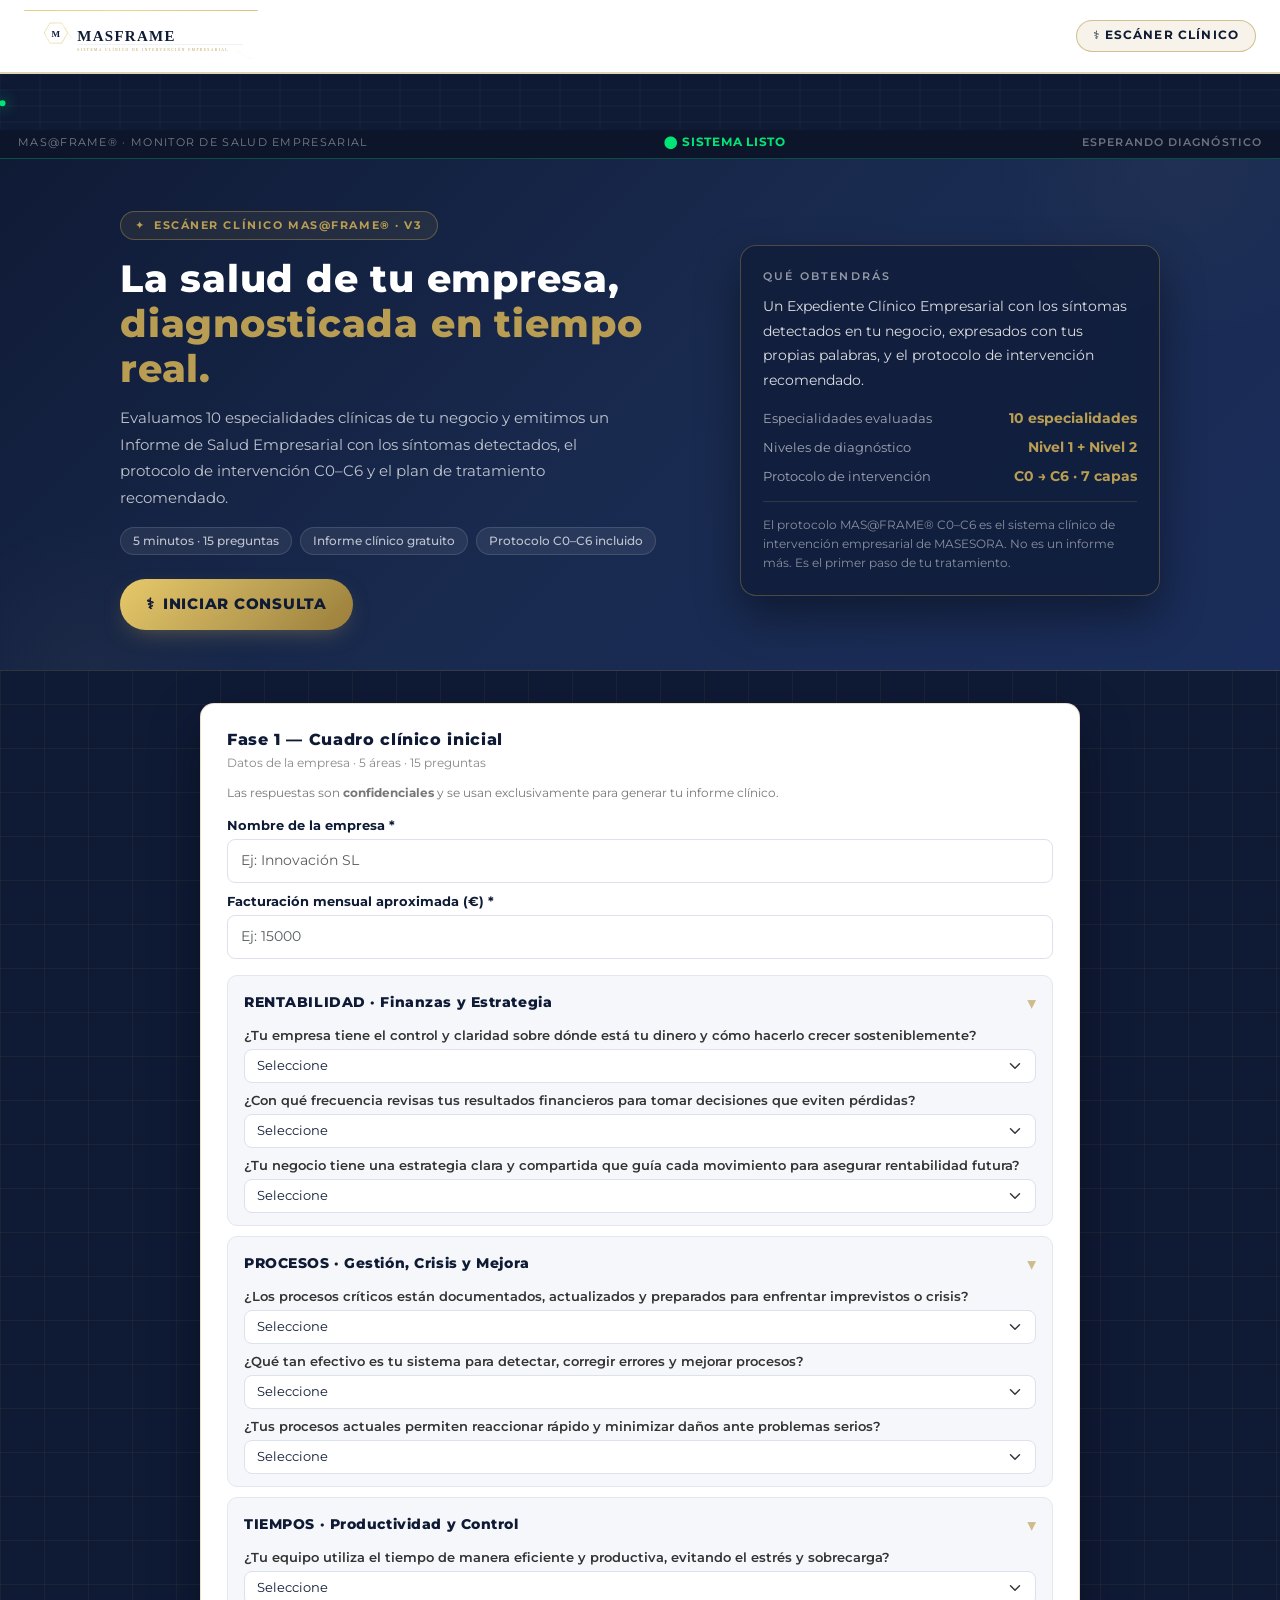
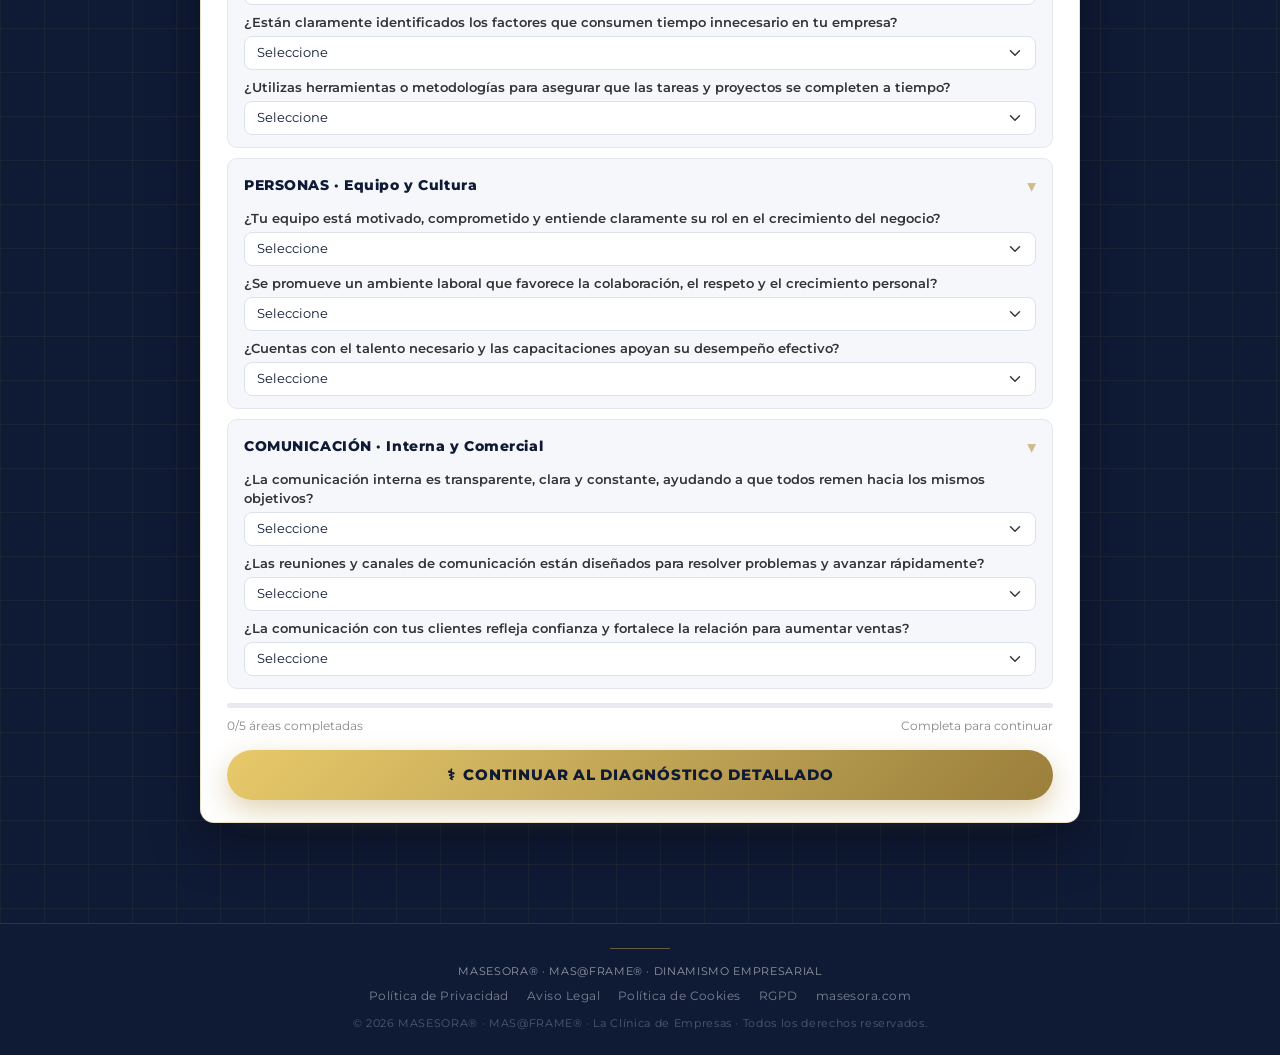
<file: viejo.html>
<!DOCTYPE html>
<html lang="es">
<head>
  <meta charset="UTF-8" />
  <meta name="viewport" content="width=device-width, initial-scale=1" />
  <title>MAS@FRAME® · Escáner de Salud Empresarial — La Clínica de Empresas</title>
  <meta name="description" content="Diagnostica la salud de tu empresa en 5 minutos. 10 especialidades clínicas, informe detallado y protocolo de intervención C0–C6 gratuito. MAS@FRAME® · MASESORA®.">
  <meta property="og:type" content="website">
  <meta property="og:title" content="MAS@FRAME® · Escáner de Salud Empresarial">
  <meta property="og:description" content="Evaluamos 10 especialidades clínicas de tu negocio y emitimos un Informe de Salud Empresarial con los síntomas detectados y el protocolo C0–C6.">
  <meta property="og:url" content="https://ese-cc2u.onrender.com">
  <meta name="theme-color" content="#0F1A35">
  <link rel="icon" type="image/svg+xml" href="favicon.svg">
  <link rel="preconnect" href="https://fonts.googleapis.com">
  <link rel="preconnect" href="https://fonts.gstatic.com" crossorigin>
  <link href="https://fonts.googleapis.com/css2?family=Montserrat:wght@400;500;600;700;800&display=swap" rel="stylesheet">
  <link href="https://cdn.jsdelivr.net/npm/bootstrap@5.3.2/dist/css/bootstrap.min.css" rel="stylesheet">

  <style>
    /* ── TOKENS ── */
    :root {
      --navy:    #0F1A35;
      --navy2:   #1a2d5a;
      --gold:    #B89D52;
      --gold-l:  #D4B96A;
      --gold-s:  #E8C96A;
      --gold-d:  #9A7E3A;
      --white:   #FFFFFF;
      --danger:  #d90033;
      --warn:    #fa8128;
      --ok:      #21ae52;
      --card-r:  14px;
    }

    /* ── RESET ── */
    *, *::before, *::after { box-sizing: border-box; }
    body {
      margin: 0; padding: 0;
      background-color: var(--navy);
      background-image:
        linear-gradient(rgba(184,157,82,.07) 1px, transparent 1px),
        linear-gradient(90deg, rgba(184,157,82,.07) 1px, transparent 1px);
      background-size: 44px 44px;
      font-family: 'Montserrat', system-ui, sans-serif;
      color: var(--white);
      -webkit-font-smoothing: antialiased;
    }

    /* ── ANIMACIONES (iguales que landing) ── */
    @keyframes fadeUp   { from{opacity:0;transform:translateY(12px)} to{opacity:1;transform:translateY(0)} }
    @keyframes waveDraw { 0%{stroke-dashoffset:400;opacity:.3} 40%{opacity:1} 100%{stroke-dashoffset:0;opacity:.85} }
    @keyframes waveDrawEco { 0%{stroke-dashoffset:380;opacity:0} 30%{opacity:.18} 100%{stroke-dashoffset:0;opacity:.18} }
    @keyframes pulseOrigin  { 0%,100%{r:5;opacity:.8} 50%{r:7;opacity:1} }
    @keyframes pulseImpulse { 0%,100%{r:4;opacity:.65} 50%{r:6;opacity:.9} }
    @keyframes riseImpulse  { 0%{stroke-dashoffset:80;opacity:0} 60%{opacity:0} 100%{stroke-dashoffset:0;opacity:.75} }
    @keyframes floatWave    { 0%,100%{transform:translateY(0)} 50%{transform:translateY(-5px)} }
    @keyframes spin         { to{transform:rotate(360deg)} }
    @keyframes dotPulse     { 0%,80%,100%{opacity:.3} 40%{opacity:1} }

    /* ── NAVBAR ── */
    .navbar-mas {
      background: #FFFFFF;
      border-bottom: 2px solid rgba(184,157,82,.45);
      padding: 10px 24px;
      display: flex; align-items: center; justify-content: space-between;
      position: sticky; top: 0; z-index: 900;
      box-shadow: 0 2px 16px rgba(0,0,0,.12);
    }
    .nav-brand { display: flex; align-items: center; }
    .nav-logo-img { height: 52px; width: auto; display: block; }
    .nav-pill  {
      padding: 6px 16px; border-radius: 999px;
      border: 1.5px solid rgba(184,157,82,.6);
      color: var(--navy); font-size: .72rem; font-weight: 700;
      letter-spacing: .1em; text-transform: uppercase;
      background: rgba(184,157,82,.12);
      white-space: nowrap;
    }

    /* ── EKG BAR ── */
    #ekgBar {
      background: var(--navy);
      border-bottom: 1px solid rgba(0,230,118,.25);
      position: sticky; top: 74px; z-index: 800;
      transition: border-color .6s ease;
    }
    #ekgCanvas { display: block; width: 100%; height: 56px; }
    .ekg-label-row {
      display: flex; align-items: center; justify-content: space-between;
      padding: 3px 18px 6px; background: rgba(0,0,0,.2);
    }
    .ekg-label-left  { font-size: .68rem; color: rgba(255,255,255,.45); letter-spacing: .12em; text-transform: uppercase; }
    #ekgScoreLabel   { font-size: .78rem; font-weight: 700; letter-spacing: .06em; transition: color .5s; }
    #ekgStatusText   { font-size: .68rem; font-weight: 600; letter-spacing: .1em; text-transform: uppercase; transition: color .5s; }

    /* ── HERO ── */
    .hero {
      background: linear-gradient(135deg, var(--navy) 0%, #192a4f 50%, var(--navy2) 100%);
      padding: 52px 20px 40px;
      position: relative; overflow: hidden;
      border-bottom: 1px solid rgba(184,157,82,.2);
    }
    .hero::before, .hero::after {
      content:''; position: absolute; border-radius: 50%;
      background: radial-gradient(circle at center, rgba(184,157,82,.4), transparent 60%);
      opacity: .1;
    }
    .hero::before { width:440px; height:440px; top:-220px; right:-120px; }
    .hero::after  { width:380px; height:380px; bottom:-200px; left:-100px; }
    .hero-inner {
      position: relative; max-width: 1040px; margin: 0 auto;
      display: grid; grid-template-columns: minmax(0,2.1fr) minmax(0,1.5fr);
      gap: 32px; align-items: center;
    }
    @media(max-width:860px){ .hero-inner{ grid-template-columns:1fr; text-align:center; } }

    .hero-badge {
      display: inline-flex; align-items: center; gap: 8px;
      padding: 5px 14px; border-radius: 999px;
      background: rgba(184,157,82,.1); border: 1px solid rgba(184,157,82,.4);
      color: var(--gold); font-size: .7rem; letter-spacing: .14em;
      text-transform: uppercase; font-weight: 700; margin-bottom: 16px;
    }
    .hero-title {
      font-size: clamp(1.9rem,3vw,2.6rem);
      font-weight: 800; letter-spacing: .02em;
      color: var(--white); margin: 0 0 14px; line-height: 1.18;
    }
    .hero-title-gold { color: var(--gold); }
    .hero-sub { color: rgba(255,255,255,.72); font-size: .92rem; line-height: 1.8; max-width: 500px; }
    @media(max-width:860px){ .hero-sub{ margin:0 auto; } }
    .hero-pills { display: flex; flex-wrap: wrap; gap: 8px; margin-top: 16px; }
    @media(max-width:860px){ .hero-pills{ justify-content:center; } }
    .hero-pill {
      padding: 4px 12px; border-radius: 999px;
      background: rgba(255,255,255,.07); border: 1px solid rgba(255,255,255,.12);
      color: rgba(255,255,255,.7); font-size: .75rem; font-weight: 500;
    }

    /* botón principal hero (idéntico landing gold-button primary) */
    .btn-gold {
      display: inline-flex; align-items: center; justify-content: center; gap: 8px;
      background: linear-gradient(135deg, var(--gold-s) 0%, var(--gold) 60%, var(--gold-d) 100%);
      padding: 14px 26px; border-radius: 999px;
      color: var(--navy); font-family: 'Montserrat', sans-serif;
      font-weight: 800; font-size: .95rem; letter-spacing: .05em;
      text-transform: uppercase; text-decoration: none;
      box-shadow: 0 8px 24px -10px rgba(184,157,82,.55);
      transition: transform .18s, box-shadow .18s, filter .18s;
      border: none; cursor: pointer;
    }
    .btn-gold:hover  { transform: translateY(-2px); box-shadow: 0 14px 32px -10px rgba(184,157,82,.7); filter: brightness(1.05); color: var(--navy); }
    .btn-gold:active { transform: translateY(0); filter: brightness(.95); }
    .btn-gold:disabled { opacity: .6; cursor: default; transform: none; box-shadow: none; }

    /* botón ghost (idéntico landing) */
    .btn-ghost {
      display: inline-flex; align-items: center; justify-content: center; gap: 6px;
      padding: 11px 22px; border-radius: 999px;
      background: transparent; border: 1px solid rgba(255,255,255,.2);
      color: rgba(255,255,255,.85); font-family: 'Montserrat', sans-serif;
      font-weight: 600; font-size: .84rem; letter-spacing: .04em;
      text-decoration: none; cursor: pointer;
      transition: border-color .2s, color .2s;
    }
    .btn-ghost:hover { border-color: var(--gold); color: var(--gold); }

    /* ── HERO CARD DERECHA ── */
    .hero-card {
      background: rgba(15,26,53,.7); border-radius: 16px;
      border: 1px solid rgba(184,157,82,.35); padding: 22px;
      box-shadow: 0 20px 44px rgba(0,0,0,.4); backdrop-filter: blur(8px);
    }
    .hero-card-label { font-size: .68rem; color: rgba(255,255,255,.55); text-transform: uppercase; letter-spacing: .2em; font-weight: 600; margin-bottom: 10px; }
    .hero-card-text  { color: rgba(255,255,255,.85); font-size: .9rem; line-height: 1.7; margin-bottom: 16px; }
    .hero-card-row   { display: flex; justify-content: space-between; align-items: center; margin-bottom: 8px; }
    .hero-card-row span:first-child { font-size: .8rem; color: rgba(255,255,255,.6); }
    .hero-card-row span:last-child  { font-weight: 700; color: var(--gold); font-size: .88rem; }
    .hero-card-note { margin-top: 14px; padding-top: 14px; border-top: 1px solid rgba(184,157,82,.2); font-size: .74rem; color: rgba(255,255,255,.5); line-height: 1.6; }

    /* ── MAIN ── */
    .page-main { max-width: 1040px; margin: 0 auto 60px; padding: 32px 18px 40px; }

    /* ── CARD FORM (blanca sobre navy = look premium) ── */
    .card-form {
      background: var(--white); border-radius: var(--card-r);
      border: 1px solid rgba(184,157,82,.3);
      box-shadow: 0 20px 50px rgba(0,0,0,.35);
      padding: 24px 26px 22px; max-width: 880px; margin: 0 auto;
    }
    .card-form-title { font-size: 1rem; font-weight: 800; color: var(--navy); letter-spacing: .04em; }
    .card-form-step  { font-size: .76rem; color: #888; margin-top: 2px; }
    .form-note-small { font-size: .78rem; color: #777; margin-bottom: 10px; }

    /* labels / inputs Bootstrap overrides */
    .empresa-box label { font-weight: 700; font-size: .84rem; margin-bottom: 4px; color: var(--navy); }
    .empresa-box .form-control {
      border-radius: 8px; border: 1.5px solid #dde1ee;
      padding: 10px 13px; font-size: .9rem; color: var(--navy);
    }
    .empresa-box .form-control:focus {
      border-color: var(--navy2); box-shadow: 0 0 0 3px rgba(26,45,90,.12); outline: none;
    }

    /* SECTIONS (acordeón form) */
    .section {
      border-radius: 10px; background: #f6f7fb;
      padding: 14px 16px 12px; margin-bottom: 10px;
      border: 1.5px solid #e4e6f0;
      transition: border-color .2s;
    }
    .section:focus-within { border-color: rgba(184,157,82,.6); }
    .section-header { display: flex; align-items: center; justify-content: space-between; gap: 12px; margin-bottom: 10px; cursor: pointer; user-select: none; }
    .section-header h4 { margin: 0; font-size: .88rem; font-weight: 800; color: var(--navy); letter-spacing: .04em; }
    .section-header::after { content: '▾'; font-size: 1.1rem; color: rgba(184,157,82,.65); flex-shrink: 0; transition: transform .25s ease; }
    .section.collapsed .section-header::after { transform: rotate(-90deg); }
    .section.collapsed .section-header { margin-bottom: 0; }
    .section.collapsed .section-body { display: none; }
    .section label { font-weight: 600; font-size: .8rem; margin-bottom: 4px; color: #333; display: block; }
    .section .form-select {
      font-size: .82rem; border-radius: 8px;
      border: 1.5px solid #dde1ee; color: var(--navy);
    }
    .section .form-select:focus { border-color: var(--gold); box-shadow: 0 0 0 3px rgba(184,157,82,.15); }

    /* PROGRESS */
    .form-progress-bar { height: 5px; background: #e8eaf0; border-radius: 999px; overflow: hidden; margin: 14px 0 10px; }
    .form-progress-bar-inner {
      height: 100%; width: 0%;
      background: linear-gradient(90deg, var(--gold-s), var(--gold));
      transition: width .25s ease;
    }
    .form-progress-label { font-size: .74rem; color: #888; display: flex; justify-content: space-between; margin-bottom: 14px; }

    /* btn diagnóstico (gold sobre blanco) */
    .btn-primary-main {
      width: 100%;
      background: linear-gradient(135deg, var(--gold-s) 0%, var(--gold) 60%, var(--gold-d) 100%);
      border: none; border-radius: 999px;
      padding: 14px 22px; font-size: .95rem; font-weight: 800;
      color: var(--navy); font-family: 'Montserrat', sans-serif;
      letter-spacing: .05em; text-transform: uppercase;
      display: inline-flex; align-items: center; justify-content: center; gap: 8px;
      box-shadow: 0 10px 28px rgba(184,157,82,.45);
      transition: transform .15s, box-shadow .15s; cursor: pointer;
    }
    .btn-primary-main:hover  { transform: translateY(-2px); box-shadow: 0 14px 34px rgba(184,157,82,.6); }
    .btn-primary-main:active { transform: translateY(0); }
    .btn-primary-main:disabled { opacity: .65; cursor: default; transform: none; box-shadow: none; }

    .spinner { display:inline-block; width:16px; height:16px; border-radius:50%; border:2px solid rgba(15,26,53,.3); border-top-color:var(--navy); animation:spin .9s linear infinite; }

    /* ── NIVEL 2 ── */
    #nivel2Section { margin: 40px auto 0; max-width: 880px; display: none; }
    .nivel2-header { text-align: center; margin-bottom: 28px; padding: 0 8px; }
    .nivel2-eyebrow { display: block; font-size: .68rem; font-weight: 700; letter-spacing: .22em; text-transform: uppercase; color: var(--gold); margin-bottom: 10px; }
    .nivel2-header h3 { font-size: 1.4rem; font-weight: 800; color: var(--white); margin: 0 0 8px; letter-spacing: .02em; }
    .nivel2-header p  { font-size: .88rem; color: rgba(255,255,255,.6); margin: 0; line-height: 1.6; }

    .nivel2-bloque { margin-bottom: 14px; border-radius: 12px; overflow: hidden; border: 1px solid rgba(255,255,255,.1); }
    .nivel2-bloque-header { padding: 12px 18px; display: flex; align-items: center; gap: 10px; }
    .nivel2-bloque-header.critico    { background: rgba(217,0,51,.15);   border-bottom: 1px solid rgba(217,0,51,.2); }
    .nivel2-bloque-header.recomendado{ background: rgba(250,129,40,.12); border-bottom: 1px solid rgba(250,129,40,.2); }
    .nivel2-bloque-nombre { font-size: .78rem; font-weight: 800; color: var(--white); text-transform: uppercase; letter-spacing: .06em; flex: 1; }
    .nivel2-bloque-badge  { font-size: .64rem; font-weight: 700; padding: 2px 10px; border-radius: 20px; letter-spacing: .08em; text-transform: uppercase; }
    .nivel2-bloque-badge.critico     { background: rgba(217,0,51,.2);    color: #ff6b81; }
    .nivel2-bloque-badge.recomendado { background: rgba(250,129,40,.15); color: #ffb347; }

    .nivel2-sintomas { padding: 10px 12px; display: flex; flex-direction: column; gap: 7px; background: rgba(255,255,255,.03); }
    .nivel2-sintoma-item {
      display: flex; align-items: flex-start; gap: 12px;
      padding: 11px 14px; border-radius: 9px;
      border: 1.5px solid rgba(255,255,255,.1);
      cursor: pointer; transition: all .18s;
      background: rgba(255,255,255,.04);
    }
    .nivel2-sintoma-item:hover   { border-color: rgba(184,157,82,.5); background: rgba(184,157,82,.06); }
    .nivel2-sintoma-item.selected{ border-color: var(--gold); background: rgba(184,157,82,.1); }
    .nivel2-sintoma-item input[type="checkbox"] { width:17px; height:17px; flex-shrink:0; margin-top:3px; accent-color: var(--gold); cursor:pointer; }
    .nivel2-sintoma-texto  { font-size: .86rem; color: rgba(255,255,255,.82); line-height: 1.55; }
    .nivel2-sintoma-id     { display:block; font-size:.68rem; font-weight:800; color:var(--gold); letter-spacing:.08em; text-transform:uppercase; margin-bottom:3px; }

    .nivel2-footer { text-align: center; margin-top: 28px; }
    #btnNivel2 {
      background: linear-gradient(135deg, var(--gold-s), var(--gold), var(--gold-d));
      color: var(--navy); border: none; border-radius: 999px;
      padding: 15px 44px; font-size: .95rem; font-weight: 800;
      font-family: 'Montserrat', sans-serif; letter-spacing: .05em; text-transform: uppercase;
      cursor: pointer; transition: all .2s;
      box-shadow: 0 8px 24px rgba(184,157,82,.45);
    }
    #btnNivel2:hover { transform: translateY(-2px); box-shadow: 0 12px 30px rgba(184,157,82,.6); }
    .nivel2-skip { display:block; margin-top:12px; font-size:.78rem; color:rgba(255,255,255,.4); cursor:pointer; text-decoration:underline; }
    .nivel2-skip:hover { color:rgba(255,255,255,.7); }

    /* ── DIAGNOSTIC OVERLAY ── */
    #diagnosticOverlay {
      position: fixed; inset: 0; z-index: 9999;
      background: var(--navy);
      display: flex; flex-direction: column; align-items: center; justify-content: center;
      opacity: 0; pointer-events: none; transition: opacity .5s;
    }
    #diagnosticOverlay.active { opacity:1; pointer-events:all; }
    #overlayCanvas { width:100%; max-width:600px; height:80px; }
    .overlay-text-1 { font-size: clamp(1.3rem,3vw,1.8rem); font-weight:800; color:var(--white); margin:24px 0 8px; text-align:center; letter-spacing:.02em; }
    .overlay-text-2 { font-size:.78rem; color:var(--gold); letter-spacing:.22em; text-transform:uppercase; font-weight:600; text-align:center; }
    .overlay-dots span { display:inline-block; width:8px; height:8px; border-radius:50%; background:var(--gold); margin:0 4px; opacity:.3; animation:dotPulse 1.4s ease-in-out infinite; }
    .overlay-dots span:nth-child(2){ animation-delay:.3s; }
    .overlay-dots span:nth-child(3){ animation-delay:.6s; }
    .overlay-badge {
      margin-top:22px; padding:6px 18px; border-radius:999px;
      border:1px solid rgba(184,157,82,.4); color:rgba(255,255,255,.55);
      font-size:.68rem; letter-spacing:.16em; text-transform:uppercase;
    }

    /* ── INFORME CLÍNICO ── */
    #informeSection { display:none; max-width:880px; margin:36px auto 0; }

    .informe-exp-bar {
      background: var(--navy); border-radius: 14px 14px 0 0;
      padding: 16px 22px;
      display: flex; align-items: center; justify-content: space-between; flex-wrap: wrap; gap: 10px;
      border: 1px solid rgba(184,157,82,.35); border-bottom: none;
    }
    .informe-exp-left  { display:flex; align-items:center; gap:14px; }
    .informe-exp-wave  { width:36px; height:36px; flex-shrink:0; animation:floatWave 4s ease-in-out infinite; }
    .informe-exp-wave-g{ transform-origin:80px 80px; }
    .informe-exp-system{ color:rgba(255,255,255,.5); font-size:.66rem; letter-spacing:.16em; text-transform:uppercase; }
    .informe-exp-name  { color:var(--white); font-weight:800; font-size:.92rem; letter-spacing:.04em; }
    .informe-exp-right { text-align:right; }
    .informe-exp-num   { font-size:.7rem; color:var(--gold); letter-spacing:.1em; text-transform:uppercase; font-weight:700; }
    .informe-exp-fecha { font-size:.74rem; color:rgba(255,255,255,.5); margin-top:2px; }

    .informe-body {
      background: var(--white);
      border: 1px solid rgba(184,157,82,.3); border-top: none;
      border-radius: 0 0 14px 14px;
      box-shadow: 0 22px 50px rgba(0,0,0,.35);
    }
    .informe-estado-global { padding:24px 26px 20px; border-bottom:1px solid #f0ece4; }
    .informe-estado-label  { font-size:.66rem; color:#999; letter-spacing:.18em; text-transform:uppercase; font-weight:700; margin-bottom:8px; }
    .informe-estado-badge  { display:inline-flex; align-items:center; gap:10px; padding:8px 18px; border-radius:999px; font-weight:800; font-size:.92rem; }
    .informe-estado-badge.critico    { background:#fff0f3; color:#d90033; border:1.5px solid rgba(217,0,51,.25); }
    .informe-estado-badge.urgente    { background:#fff4ec; color:#c96000; border:1.5px solid rgba(250,129,40,.3); }
    .informe-estado-badge.recomendado{ background:#fffaec; color:#9c7200; border:1.5px solid rgba(184,157,82,.35); }
    .informe-estado-badge.aceptable  { background:#f0faf4; color:#21ae52; border:1.5px solid rgba(33,174,82,.25); }
    .informe-hallazgo-text { margin-top:12px; font-size:.88rem; color:#444; line-height:1.75; }

    .informe-gold-divider { height:2px; background:linear-gradient(90deg,var(--gold),transparent); margin:0 26px; opacity:.35; }

    .informe-esp-header-sec  { padding:18px 26px 10px; }
    .informe-esp-section-title{ font-size:1.05rem; font-weight:800; color:var(--navy); margin:0 0 3px; letter-spacing:.02em; }
    .informe-esp-section-sub  { font-size:.8rem; color:#888; }

    .informe-esp-block  { margin:0 22px 16px; border:1px solid #e8e4dc; border-radius:11px; overflow:hidden; }
    .informe-esp-header { padding:12px 18px; display:flex; align-items:center; gap:12px; border-bottom:1px solid #f0ece4; }
    .informe-esp-header.critico    { background:#fff8fa; }
    .informe-esp-header.recomendado{ background:#fffcf8; }
    .informe-esp-emoji  { font-size:1.1rem; flex-shrink:0; }
    .informe-esp-nombre { font-weight:800; font-size:.9rem; color:var(--navy); flex:1; letter-spacing:.04em; }
    .informe-esp-score  { font-size:.76rem; font-weight:700; padding:3px 10px; border-radius:999px; }
    .informe-esp-score.critico    { background:rgba(217,0,51,.1);   color:#d90033; }
    .informe-esp-score.recomendado{ background:rgba(250,129,40,.1); color:#fa8128; }
    .informe-esp-body   { padding:14px 18px 16px; }

    .informe-hallazgos-label{ font-size:.66rem; font-weight:700; color:#999; letter-spacing:.18em; text-transform:uppercase; margin-bottom:8px; }
    .informe-hallazgo-item {
      display:flex; flex-direction:column; align-items:flex-start; gap:4px;
      padding:9px 12px; border-radius:8px; background:#fafafa;
      border-left:3px solid var(--gold); margin-bottom:6px;
      font-size:.84rem; color:#333; line-height:1.5;
    }
    .informe-sintoma-badge {
      display:inline-flex; align-items:center; font-size:.66rem; font-weight:800;
      color:var(--navy); letter-spacing:.08em; text-transform:uppercase;
      background:rgba(15,26,53,.07); padding:2px 8px; border-radius:4px;
    }
    .informe-no-sintomas { font-size:.82rem; color:#aaa; margin-bottom:8px; }

    .informe-protocolo-preview {
      margin-top:12px; padding:12px 14px; border-radius:9px;
      background:linear-gradient(135deg,rgba(15,26,53,.03),rgba(15,26,53,.06));
      border:1px solid rgba(15,26,53,.08);
    }
    .informe-protocolo-label { font-size:.66rem; font-weight:700; color:var(--navy2); letter-spacing:.14em; text-transform:uppercase; margin-bottom:8px; display:flex; align-items:center; gap:6px; }
    .informe-protocolo-capas-row{ display:flex; align-items:center; gap:8px; margin-bottom:6px; flex-wrap:wrap; }
    .proto-capas-label { font-size:.66rem; color:#888; font-weight:700; text-transform:uppercase; letter-spacing:.08em; }
    .proto-capas-pills { display:flex; align-items:center; gap:4px; }
    .proto-capa-pill   { padding:4px 10px; border-radius:6px; font-size:.7rem; font-weight:800; background:var(--navy); color:#fff; letter-spacing:.04em; }
    .proto-arrow       { color:var(--gold); font-weight:700; font-size:.84rem; }
    .proto-step        { padding:4px 9px; border-radius:5px; font-size:.68rem; font-weight:700; background:rgba(15,26,53,.06); color:var(--navy); border:1px solid rgba(15,26,53,.1); }
    .proto-step.active      { background:var(--navy); color:#fff; border-color:var(--navy); }
    .proto-step.active-gold { background:var(--gold); color:var(--navy); border-color:var(--gold); }
    .informe-protocolo-note { font-size:.74rem; color:#666; margin-top:8px; line-height:1.5; }
    .informe-protocolo-link { display:inline-flex; align-items:center; gap:5px; margin-top:6px; font-size:.76rem; font-weight:700; color:var(--navy2); text-decoration:none; border-bottom:1px solid rgba(15,26,53,.2); }
    .informe-protocolo-link:hover{ color:var(--gold); border-bottom-color:var(--gold); }

    .informe-saludables { margin:0 22px 22px; padding:14px 18px; border-radius:11px; background:#f4faf6; border:1px solid rgba(33,174,82,.2); }
    .informe-saludables-title{ font-size:.84rem; font-weight:700; color:#21ae52; margin-bottom:8px; }
    .informe-saludables-list { display:flex; flex-wrap:wrap; gap:7px; }
    .informe-saludable-pill  { padding:4px 12px; border-radius:999px; background:rgba(33,174,82,.1); font-size:.76rem; color:#21ae52; font-weight:600; border:1px solid rgba(33,174,82,.2); }

    .informe-actions-bar {
      padding:16px 22px; border-top:1px solid #f0ece4;
      display:flex; gap:12px; flex-wrap:wrap; align-items:center; justify-content:space-between;
    }
    .btn-pdf {
      display:inline-flex; align-items:center; gap:8px; padding:10px 20px;
      border-radius:999px; border:2px solid var(--navy); background:#fff;
      color:var(--navy); font-weight:700; font-size:.84rem; cursor:pointer;
      transition:all .15s; text-decoration:none; font-family:'Montserrat',sans-serif;
    }
    .btn-pdf:hover { background:var(--navy); color:#fff; }
    .btn-registrar {
      display:inline-flex; align-items:center; gap:8px; padding:12px 26px;
      border-radius:999px; border:none;
      background:linear-gradient(135deg,var(--gold-s),var(--gold),var(--gold-d));
      color:var(--navy); font-weight:800; font-size:.92rem; cursor:pointer;
      font-family:'Montserrat',sans-serif; letter-spacing:.04em;
      box-shadow:0 8px 22px rgba(184,157,82,.4); transition:transform .12s, box-shadow .12s;
    }
    .btn-registrar:hover{ transform:translateY(-1px); box-shadow:0 12px 28px rgba(184,157,82,.55); }

    .informe-firma {
      padding:12px 22px; border-top:1px solid #f5f0e8;
      display:flex; align-items:center; justify-content:space-between;
      background:#fafaf8; border-radius:0 0 14px 14px;
    }
    .informe-firma-text { font-size:.7rem; color:#aaa; font-style:italic; }
    .informe-firma-seal { font-size:.68rem; color:var(--gold); font-weight:700; letter-spacing:.12em; text-transform:uppercase; }

    /* ── CTA EMAIL ── */
    #ctaEmailWrapper { display:none; max-width:880px; margin:28px auto 0; }
    .cta-email-card {
      background: linear-gradient(135deg,var(--navy),var(--navy2));
      border-radius:18px; padding:36px 26px 28px;
      position:relative; overflow:hidden;
      box-shadow:0 20px 44px rgba(0,0,0,.45);
      border:1px solid rgba(184,157,82,.3);
    }
    .cta-email-card::before,.cta-email-card::after{ content:''; position:absolute; border-radius:50%; background:rgba(184,157,82,.1); }
    .cta-email-card::before{ width:180px;height:180px;top:-60px;right:-50px; }
    .cta-email-card::after { width:140px;height:140px;bottom:-50px;left:-40px; }
    .cta-email-inner { position:relative; text-align:center; max-width:600px; margin:0 auto; }
    .cta-email-inner h3 { font-size:1.4rem; font-weight:800; color:var(--white); margin:0 0 6px; letter-spacing:.02em; }
    .cta-email-expediente { font-size:.68rem; color:var(--gold); letter-spacing:.18em; text-transform:uppercase; font-weight:700; margin-bottom:12px; }
    .cta-email-inner p { color:rgba(255,255,255,.72); font-size:.86rem; line-height:1.75; margin:0 0 18px; }
    .cta-email-legal-check { display:flex; align-items:flex-start; gap:10px; text-align:left; margin-bottom:16px; font-size:.76rem; color:rgba(255,255,255,.68); line-height:1.55; }
    .cta-email-legal-check input { margin-top:2px; flex-shrink:0; accent-color:var(--gold); cursor:pointer; }
    .cta-email-legal-check a { color:var(--gold); text-decoration:underline; }
    .cta-email-form { display:flex; flex-wrap:wrap; gap:10px; justify-content:center; margin-bottom:8px; }
    .cta-email-input {
      flex:1; min-width:220px; padding:12px 18px; border-radius:999px;
      border:2px solid rgba(184,157,82,.45); background:rgba(255,255,255,.07);
      color:var(--white); font-size:.9rem; outline:none; font-family:'Montserrat',sans-serif;
    }
    .cta-email-input::placeholder{ color:rgba(255,255,255,.45); }
    .cta-email-input:focus{ border-color:var(--gold); background:rgba(255,255,255,.1); }
    .cta-email-button {
      border-radius:999px; border:none; padding:12px 24px; font-size:.9rem;
      background:linear-gradient(135deg,var(--gold-s),var(--gold),var(--gold-d));
      color:var(--navy); font-weight:800; cursor:pointer; white-space:nowrap;
      font-family:'Montserrat',sans-serif; letter-spacing:.04em;
      display:inline-flex; align-items:center; gap:6px;
      transition:transform .12s, box-shadow .12s;
    }
    .cta-email-button:hover{ transform:translateY(-1px); box-shadow:0 10px 24px rgba(184,157,82,.45); }
    .cta-email-button:disabled{ opacity:.65; cursor:default; transform:none; }
    #activationBox {
      margin-top:18px; background:rgba(255,255,255,.06);
      border-radius:12px; padding:18px 20px 14px;
      border:1px solid rgba(184,157,82,.25);
    }
    #codigoExc { font-size:1.7rem; font-weight:800; color:var(--white); letter-spacing:.24em; font-family:monospace; margin:6px 0; }
    #emailAviso { font-size:.8rem; color:rgba(255,255,255,.72); margin-top:4px; }
    .btn-scanner-cta {
      display:none; align-items:center; justify-content:center; gap:10px;
      width:100%; margin-top:18px; padding:15px 24px; border-radius:999px;
      background:linear-gradient(135deg,var(--gold-s),var(--gold),var(--gold-d));
      color:var(--navy); font-size:.97rem; font-weight:800; text-decoration:none;
      letter-spacing:.04em; box-shadow:0 10px 28px rgba(184,157,82,.45);
      font-family:'Montserrat',sans-serif; transition:transform .15s;
    }
    .btn-scanner-cta:hover{ transform:translateY(-2px); color:var(--navy); }

    /* ── CTA FINAL ── */
    #ctaFinalWrapper { display:none; max-width:880px; margin:20px auto 28px; }
    .cta-final-card {
      background:var(--navy); border-radius:16px; padding:20px 24px;
      color:var(--white); display:grid; grid-template-columns:minmax(0,2.2fr) minmax(0,1.4fr);
      gap:16px; align-items:center;
      box-shadow:0 18px 40px rgba(0,0,0,.4);
      border:1px solid rgba(184,157,82,.25);
    }
    @media(max-width:760px){ .cta-final-card{ grid-template-columns:1fr; text-align:center; } }
    .cta-final-title { font-size:.98rem; font-weight:800; margin-bottom:6px; letter-spacing:.02em; }
    .cta-final-text  { font-size:.82rem; color:rgba(255,255,255,.75); margin-bottom:4px; }
    .cta-final-note  { font-size:.74rem; color:rgba(255,255,255,.5); }
    .cta-final-actions { text-align:right; }
    @media(max-width:760px){ .cta-final-actions{ text-align:center; } }
    .cta-final-whatsapp {
      text-decoration:none; display:inline-flex; align-items:center; gap:8px;
      padding:10px 20px; border-radius:999px;
      border:1px solid #25D366; color:var(--navy); background:#e7f9f0;
      font-weight:700; font-size:.86rem; font-family:'Montserrat',sans-serif;
    }
    .cta-final-sub { margin-top:6px; font-size:.74rem; color:rgba(255,255,255,.55); }

    /* ── FOOTER ── */
    .site-footer {
      background:var(--navy); border-top:1px solid rgba(184,157,82,.2);
      padding:24px 26px; text-align:center;
    }
    .brand-divider { display:block; width:60px; height:1px; background:rgba(184,157,82,.5); margin:0 auto 14px; }
    .site-footer-links { display:flex; flex-wrap:wrap; gap:18px; justify-content:center; margin-bottom:10px; }
    .site-footer-links a { color:rgba(255,255,255,.45); font-size:.72rem; text-decoration:none; letter-spacing:.04em; transition:color .15s; }
    .site-footer-links a:hover { color:var(--gold); }
    .site-footer-copy  { font-size:.68rem; color:rgba(255,255,255,.28); letter-spacing:.06em; }

    /* ── LEGAL MODAL ── */
    #legalModal{ display:none; position:fixed; inset:0; z-index:9998; background:rgba(0,0,0,.75); align-items:center; justify-content:center; padding:20px; }
    #legalModal.open{ display:flex; }
    .legal-modal-box{ background:#fff; border-radius:16px; max-width:600px; width:100%; max-height:80vh; overflow-y:auto; padding:28px 26px; box-shadow:0 30px 60px rgba(0,0,0,.5); }
    .legal-modal-header{ display:flex; align-items:center; justify-content:space-between; margin-bottom:18px; }
    .legal-modal-title{ font-size:1.1rem; font-weight:800; color:var(--navy); letter-spacing:.02em; }
    .legal-modal-close{ width:32px;height:32px;border-radius:50%;border:1px solid #e0e0e0;background:#f5f5f5;display:flex;align-items:center;justify-content:center;cursor:pointer;font-size:1rem;color:#666;flex-shrink:0; }
    .legal-modal-body{ font-size:.82rem; color:#555; line-height:1.8; }
    .legal-modal-body h4{ font-size:.88rem; color:var(--navy); margin:16px 0 6px; font-weight:800; }
    .legal-modal-tabs{ display:flex; gap:8px; margin-bottom:18px; flex-wrap:wrap; }
    .legal-tab{ padding:5px 14px; border-radius:999px; font-size:.76rem; font-weight:700; border:1px solid #d0d4e0; background:#f8f9fb; color:#666; cursor:pointer; transition:all .15s; }
    .legal-tab.active{ background:var(--navy); color:#fff; border-color:var(--navy); }
    .legal-tab-content{ display:none; }
    .legal-tab-content.active{ display:block; }

    /* ── POPUP ENTRADA ── */
    @keyframes popIn { from{opacity:0;transform:translateY(18px) scale(.97)} to{opacity:1;transform:translateY(0) scale(1)} }
    @keyframes badgePulse { 0%,100%{box-shadow:0 0 0 0 rgba(184,157,82,.4)} 60%{box-shadow:0 0 0 8px rgba(184,157,82,0)} }

    #entradaPopup {
      position:fixed; inset:0; z-index:10000;
      background:rgba(8,13,28,.85);
      display:flex; align-items:center; justify-content:center;
      padding:20px;
      opacity:0; pointer-events:none;
      transition:opacity .4s ease;
      backdrop-filter:blur(6px);
    }
    #entradaPopup.active { opacity:1; pointer-events:all; }

    .ep-card {
      background:var(--navy);
      border:1px solid rgba(184,157,82,.45);
      border-radius:22px;
      padding:34px 30px 26px;
      max-width:468px; width:100%;
      position:relative;
      box-shadow:0 40px 90px rgba(0,0,0,.75), 0 0 0 1px rgba(184,157,82,.12);
      animation:popIn .5s cubic-bezier(.22,.68,0,1.2) forwards;
    }

    .ep-close {
      position:absolute; top:14px; right:16px;
      width:30px; height:30px; border-radius:50%;
      border:1px solid rgba(255,255,255,.15);
      background:rgba(255,255,255,.05);
      color:rgba(255,255,255,.45); font-size:.85rem;
      cursor:pointer; display:flex; align-items:center; justify-content:center;
      transition:all .2s; line-height:1;
    }
    .ep-close:hover { border-color:rgba(255,255,255,.35); color:var(--white); background:rgba(255,255,255,.1); }

    .ep-wave-wrap { display:flex; justify-content:center; margin-bottom:18px; }
    .ep-wave      { width:56px; height:56px; animation:floatWave 4s ease-in-out infinite; }
    .ep-wave-g    { transform-origin:80px 80px; }

    .ep-badge {
      display:inline-flex; align-items:center; gap:7px;
      padding:5px 15px; border-radius:999px;
      background:rgba(184,157,82,.1); border:1px solid rgba(184,157,82,.45);
      color:var(--gold); font-size:.66rem; font-weight:700;
      letter-spacing:.2em; text-transform:uppercase;
      margin-bottom:16px;
      animation:badgePulse 2.4s ease-in-out infinite;
    }
    .ep-badge-dot { width:7px; height:7px; border-radius:50%; background:var(--gold); flex-shrink:0; }

    .ep-title {
      font-size:clamp(1.25rem,4vw,1.6rem);
      font-weight:800; color:var(--white);
      line-height:1.22; margin:0 0 13px;
      letter-spacing:.01em;
    }
    .ep-title-gold { color:var(--gold); }

    .ep-body {
      font-size:.86rem; color:rgba(255,255,255,.65);
      line-height:1.78; margin:0 0 18px;
    }

    .ep-points { display:flex; flex-direction:column; gap:9px; margin-bottom:22px; }
    .ep-point  {
      display:flex; align-items:flex-start; gap:11px;
      font-size:.83rem; color:rgba(255,255,255,.78); line-height:1.5;
    }
    .ep-point-icon { color:var(--gold); flex-shrink:0; margin-top:1px; font-size:.88rem; }

    .ep-sep { height:1px; background:rgba(184,157,82,.2); margin:0 0 20px; }

    .ep-consultant { display:flex; align-items:center; gap:15px; margin-bottom:22px; }
    .ep-avatar {
      width:52px; height:52px; border-radius:50%; flex-shrink:0;
      background:linear-gradient(135deg,var(--gold-s) 0%,var(--gold) 60%,var(--gold-d) 100%);
      display:flex; align-items:center; justify-content:center;
      font-size:1.25rem; font-weight:800; color:var(--navy);
      box-shadow:0 0 0 3px rgba(184,157,82,.3), 0 4px 14px rgba(184,157,82,.25);
    }
    .ep-consultant-name { font-weight:800; color:var(--white); font-size:.92rem; line-height:1.2; }
    .ep-consultant-role { font-size:.7rem; color:var(--gold); letter-spacing:.07em; margin-top:3px; }
    .ep-consultant-note { font-size:.74rem; color:rgba(255,255,255,.48); margin-top:4px; font-style:italic; }

    .ep-btn-wa {
      display:flex; align-items:center; justify-content:center; gap:10px;
      width:100%; padding:16px 22px; border-radius:999px;
      background:linear-gradient(135deg,var(--gold-s) 0%,var(--gold) 60%,var(--gold-d) 100%);
      color:var(--navy); font-family:'Montserrat',sans-serif;
      font-weight:800; font-size:.96rem; letter-spacing:.05em;
      text-decoration:none; text-transform:uppercase;
      box-shadow:0 10px 30px rgba(184,157,82,.5);
      transition:transform .18s, box-shadow .18s;
      margin-bottom:13px;
    }
    .ep-btn-wa:hover { transform:translateY(-2px); box-shadow:0 16px 40px rgba(184,157,82,.65); color:var(--navy); }
    .ep-btn-wa:active { transform:translateY(0); }

    .ep-skip {
      display:block; width:100%; text-align:center;
      background:none; border:none; cursor:pointer;
      font-size:.76rem; color:rgba(255,255,255,.35);
      font-family:'Montserrat',sans-serif; letter-spacing:.04em;
      transition:color .2s; padding:3px 0;
    }
    .ep-skip:hover { color:rgba(255,255,255,.62); }

    /* ── PRINT ── */
    @media print {
      .navbar-mas,.hero,#ekgBar,#nivel2Section,#ctaEmailWrapper,#ctaFinalWrapper,.site-footer,#diagnosticOverlay,#legalModal,.btn-registrar,.informe-firma,.card-form{ display:none !important; }
      body{ background:#fff !important; color:#000 !important; }
      .page-main{ padding:0 !important; margin:0 !important; }
      #informeSection{ display:block !important; max-width:100% !important; margin:0 !important; }
      .informe-body{ border:none !important; box-shadow:none !important; }
      .informe-exp-bar{ background:#0F1A35 !important; -webkit-print-color-adjust:exact; print-color-adjust:exact; border-radius:0 !important; }
      .informe-esp-block{ page-break-inside:avoid; }
      .btn-pdf{ display:none !important; }
    }
  </style>
</head>
<body>

<!-- ── NAVBAR ── -->
<nav class="navbar-mas">
  <div class="nav-brand">
    <img src="masframe-logo-light.svg" class="nav-logo-img" alt="MAS@FRAME® · La Clínica de Empresas">
  </div>
  <div class="nav-pill">⚕ Escáner Clínico</div>
</nav>

<!-- ── EKG BAR ── -->
<div id="ekgBar">
  <canvas id="ekgCanvas" height="56"></canvas>
  <div class="ekg-label-row">
    <span class="ekg-label-left">MAS@FRAME® · Monitor de Salud Empresarial</span>
    <span id="ekgScoreLabel" style="color:#00e676;">⬤ SISTEMA LISTO</span>
    <span id="ekgStatusText" style="color:rgba(255,255,255,0.4);">Esperando diagnóstico</span>
  </div>
</div>

<!-- ── HERO ── -->
<section class="hero">
  <div class="hero-inner">
    <div>
      <div class="hero-badge"><span>✦</span> Escáner Clínico MAS@FRAME® · v3</div>
      <h1 class="hero-title">La salud de tu empresa,<br><span class="hero-title-gold">diagnosticada en tiempo real.</span></h1>
      <p class="hero-sub">Evaluamos 10 especialidades clínicas de tu negocio y emitimos un Informe de Salud Empresarial con los síntomas detectados, el protocolo de intervención C0–C6 y el plan de tratamiento recomendado.</p>
      <div class="hero-pills">
        <span class="hero-pill">5 minutos · 15 preguntas</span>
        <span class="hero-pill">Informe clínico gratuito</span>
        <span class="hero-pill">Protocolo C0–C6 incluido</span>
      </div>
      <button class="btn-gold" style="margin-top:24px;" onclick="document.getElementById('formSection').scrollIntoView({behavior:'smooth'});setTimeout(function(){var el=document.getElementById('nombreEmpresa');if(el){el.focus();el.scrollIntoView({behavior:'smooth',block:'center'});}},400);">
        <span>⚕</span> Iniciar consulta
      </button>
    </div>
    <div class="hero-card">
      <div class="hero-card-label">Qué obtendrás</div>
      <div class="hero-card-text">Un Expediente Clínico Empresarial con los síntomas detectados en tu negocio, expresados con tus propias palabras, y el protocolo de intervención recomendado.</div>
      <div class="hero-card-row"><span>Especialidades evaluadas</span><span>10 especialidades</span></div>
      <div class="hero-card-row"><span>Niveles de diagnóstico</span><span>Nivel 1 + Nivel 2</span></div>
      <div class="hero-card-row"><span>Protocolo de intervención</span><span>C0 → C6 · 7 capas</span></div>
      <div class="hero-card-note">El protocolo MAS@FRAME® C0–C6 es el sistema clínico de intervención empresarial de MASESORA. No es un informe más. Es el primer paso de tu tratamiento.</div>
    </div>
  </div>
</section>

<!-- ── MAIN ── -->
<main class="page-main">
  <div id="formSection">

    <!-- NIVEL 1 -->
    <div class="card-form" id="cardForm">
      <div style="margin-bottom:12px;">
        <div class="card-form-title">Fase 1 — Cuadro clínico inicial</div>
        <div class="card-form-step">Datos de la empresa · 5 áreas · 15 preguntas</div>
      </div>
      <p class="form-note-small">Las respuestas son <strong>confidenciales</strong> y se usan exclusivamente para generar tu informe clínico.</p>
      <div class="empresa-box mb-3">
        <label for="nombreEmpresa">Nombre de la empresa *</label>
        <input type="text" id="nombreEmpresa" class="form-control" placeholder="Ej: Innovación SL" required>
        <label for="facturacion" class="mt-2">Facturación mensual aproximada (€) *</label>
        <input type="number" id="facturacion" class="form-control" placeholder="Ej: 15000" min="0" required>
      </div>
      <form id="assessmentForm">
        <div class="section" data-area="Rentabilidad">
          <div class="section-header"><h4>RENTABILIDAD · Finanzas y Estrategia</h4></div>
          <div class="section-body">
            <label>¿Tu empresa tiene el control y claridad sobre dónde está tu dinero y cómo hacerlo crecer sosteniblemente?</label>
            <select name="rentabilidad1" class="form-select mb-2" required>
              <option value="">Seleccione</option><option value="1">No tengo control</option><option value="2">Me cuesta entenderlo</option><option value="3">Parcialmente</option><option value="4">Totalmente claro</option>
            </select>
            <label>¿Con qué frecuencia revisas tus resultados financieros para tomar decisiones que eviten pérdidas?</label>
            <select name="rentabilidad2" class="form-select mb-2" required>
              <option value="">Seleccione</option><option value="1">Nunca</option><option value="2">Rara vez</option><option value="3">Mensualmente</option><option value="4">Semanalmente</option>
            </select>
            <label>¿Tu negocio tiene una estrategia clara y compartida que guía cada movimiento para asegurar rentabilidad futura?</label>
            <select name="rentabilidad3" class="form-select" required>
              <option value="">Seleccione</option><option value="1">No existe estrategia</option><option value="2">Poco definida</option><option value="3">Algo definida</option><option value="4">Sí, claramente definida</option>
            </select>
          </div>
        </div>
        <div class="section" data-area="Procesos">
          <div class="section-header"><h4>PROCESOS · Gestión, Crisis y Mejora</h4></div>
          <div class="section-body">
            <label>¿Los procesos críticos están documentados, actualizados y preparados para enfrentar imprevistos o crisis?</label>
            <select name="procesos1" class="form-select mb-2" required>
              <option value="">Seleccione</option><option value="1">Nunca</option><option value="2">Rara vez</option><option value="3">Algunas veces</option><option value="4">Siempre</option>
            </select>
            <label>¿Qué tan efectivo es tu sistema para detectar, corregir errores y mejorar procesos?</label>
            <select name="procesos2" class="form-select mb-2" required>
              <option value="">Seleccione</option><option value="1">No existe sistema</option><option value="2">Poco efectivo</option><option value="3">Moderadamente</option><option value="4">Muy efectivo</option>
            </select>
            <label>¿Tus procesos actuales permiten reaccionar rápido y minimizar daños ante problemas serios?</label>
            <select name="procesos3" class="form-select" required>
              <option value="">Seleccione</option><option value="1">Nunca</option><option value="2">Rara vez</option><option value="3">Algunas veces</option><option value="4">Sí, siempre</option>
            </select>
          </div>
        </div>
        <div class="section" data-area="Tiempos">
          <div class="section-header"><h4>TIEMPOS · Productividad y Control</h4></div>
          <div class="section-body">
            <label>¿Tu equipo utiliza el tiempo de manera eficiente y productiva, evitando el estrés y sobrecarga?</label>
            <select name="tiempo1" class="form-select mb-2" required>
              <option value="">Seleccione</option><option value="1">Muy ineficiente</option><option value="2">Poco eficiente</option><option value="3">Regular</option><option value="4">Totalmente eficiente</option>
            </select>
            <label>¿Están claramente identificados los factores que consumen tiempo innecesario en tu empresa?</label>
            <select name="tiempo2" class="form-select mb-2" required>
              <option value="">Seleccione</option><option value="1">No se identifican</option><option value="2">Se identifican pero no se solucionan</option><option value="3">Se identifican parcialmente</option><option value="4">Sí, y se están solucionando</option>
            </select>
            <label>¿Utilizas herramientas o metodologías para asegurar que las tareas y proyectos se completen a tiempo?</label>
            <select name="tiempo3" class="form-select" required>
              <option value="">Seleccione</option><option value="1">Nunca</option><option value="2">Rara vez</option><option value="3">Algunas veces</option><option value="4">Sí, frecuentemente</option>
            </select>
          </div>
        </div>
        <div class="section" data-area="Personas">
          <div class="section-header"><h4>PERSONAS · Equipo y Cultura</h4></div>
          <div class="section-body">
            <label>¿Tu equipo está motivado, comprometido y entiende claramente su rol en el crecimiento del negocio?</label>
            <select name="personas1" class="form-select mb-2" required>
              <option value="">Seleccione</option><option value="1">Desmotivado</option><option value="2">Poco motivado</option><option value="3">Medianamente</option><option value="4">Muy motivado</option>
            </select>
            <label>¿Se promueve un ambiente laboral que favorece la colaboración, el respeto y el crecimiento personal?</label>
            <select name="personas2" class="form-select mb-2" required>
              <option value="">Seleccione</option><option value="1">Nunca</option><option value="2">Rara vez</option><option value="3">A veces</option><option value="4">Siempre</option>
            </select>
            <label>¿Cuentas con el talento necesario y las capacitaciones apoyan su desempeño efectivo?</label>
            <select name="personas3" class="form-select" required>
              <option value="">Seleccione</option><option value="1">No hay</option><option value="2">Poco</option><option value="3">Parcialmente</option><option value="4">Totalmente</option>
            </select>
          </div>
        </div>
        <div class="section" data-area="Comunicación">
          <div class="section-header"><h4>COMUNICACIÓN · Interna y Comercial</h4></div>
          <div class="section-body">
            <label>¿La comunicación interna es transparente, clara y constante, ayudando a que todos remen hacia los mismos objetivos?</label>
            <select name="comunicacion1" class="form-select mb-2" required>
              <option value="">Seleccione</option><option value="1">Nunca</option><option value="2">Pocas veces</option><option value="3">A menudo</option><option value="4">Siempre</option>
            </select>
            <label>¿Las reuniones y canales de comunicación están diseñados para resolver problemas y avanzar rápidamente?</label>
            <select name="comunicacion2" class="form-select mb-2" required>
              <option value="">Seleccione</option><option value="1">Nada</option><option value="2">Poco</option><option value="3">Regular</option><option value="4">Totalmente</option>
            </select>
            <label>¿La comunicación con tus clientes refleja confianza y fortalece la relación para aumentar ventas?</label>
            <select name="comunicacion3" class="form-select" required>
              <option value="">Seleccione</option><option value="1">Inexistente</option><option value="2">Débil</option><option value="3">Sólida</option><option value="4">Muy sólida</option>
            </select>
          </div>
        </div>
      </form>
      <div class="form-progress-bar"><div class="form-progress-bar-inner" id="progressBar"></div></div>
      <div class="form-progress-label"><span id="progressLabel">0/5 áreas completadas</span><span>Completa para continuar</span></div>
      <button type="button" id="btnDiagnostico" class="btn-primary-main" onclick="continuarDiagnostico()">
        <span>⚕</span> Continuar al diagnóstico detallado
      </button>
    </div>

    <!-- NIVEL 2 -->
    <div id="nivel2Section">
      <div class="nivel2-header">
        <span class="nivel2-eyebrow">Diagnóstico de síntomas · Fase 2</span>
        <h3>Selecciona las frases con las que más te identificas</h3>
        <p>Solo aparecen las especialidades que requieren atención clínica.<br>Marca todo lo que reconozcas en tu empresa ahora mismo.</p>
      </div>
      <div id="nivel2Bloques"></div>
      <div class="nivel2-footer">
        <button id="btnNivel2" onclick="confirmarNivel2()">Emitir informe clínico →</button>
        <span class="nivel2-skip" onclick="confirmarNivel2()">Continuar sin seleccionar síntomas</span>
      </div>
    </div>

  </div>

  <!-- INFORME CLÍNICO -->
  <div id="informeSection">
    <div class="informe-exp-bar">
      <div class="informe-exp-left">
        <!-- mini ola en cabecera del informe -->
        <svg class="informe-exp-wave" viewBox="0 0 100 100" aria-hidden="true">
          <g class="informe-exp-wave-g">
            <path d="M 10,78 C 10,78 13,22 24,22 C 35,22 38,58 50,58 C 62,58 65,22 76,22 C 87,22 89,78 89,78"
              fill="none" stroke="url(#gold-inf)" stroke-width="7" stroke-linecap="round"
              stroke-dasharray="400" style="animation:waveDraw 2.6s ease forwards"/>
            <circle cx="10" cy="78" r="5" fill="url(#gold-inf)" style="animation:pulseOrigin 2.8s ease-in-out infinite"/>
          </g>
          <defs>
            <linearGradient id="gold-inf" x1="0%" y1="100%" x2="100%" y2="0%">
              <stop offset="0%" stop-color="#9A7E3A"/><stop offset="50%" stop-color="#E8C96A"/><stop offset="100%" stop-color="#B89D52"/>
            </linearGradient>
          </defs>
        </svg>
        <div>
          <div class="informe-exp-system">MAS@FRAME® · Sistema Clínico de Intervención Empresarial</div>
          <div class="informe-exp-name" id="informeEmpresaNombre">—</div>
        </div>
      </div>
      <div class="informe-exp-right">
        <div class="informe-exp-num" id="informeExpNum">Expediente Nº —</div>
        <div class="informe-exp-fecha" id="informeExpFecha">—</div>
      </div>
    </div>
    <div class="informe-body">
      <div class="informe-estado-global">
        <div class="informe-estado-label">Diagnóstico global</div>
        <div id="informeEstadoBadge" class="informe-estado-badge">—</div>
        <div class="informe-hallazgo-text" id="informeHallazgoGlobal">—</div>
      </div>
      <div class="informe-gold-divider"></div>
      <div class="informe-esp-header-sec">
        <div class="informe-esp-section-title">Hallazgos clínicos por especialidad</div>
        <div class="informe-esp-section-sub" id="informeEspSubtitle">Especialidades con intervención recomendada</div>
      </div>
      <div id="informeEspecialidades"></div>
      <div class="informe-saludables" id="informeSaludables" style="display:none;">
        <div class="informe-saludables-title">✓ Áreas en buen estado clínico</div>
        <div class="informe-saludables-list" id="informeSaludablesList"></div>
      </div>
      <div class="informe-actions-bar">
        <button class="btn-pdf" id="btnPdf" onclick="window.print()" style="display:none;" title="Descargar PDF del informe clínico"><span>📄</span> Descargar PDF clínico</button>
        <button class="btn-registrar" onclick="mostrarEmailGate()"><span>⚕</span> Registrar expediente en La Clínica →</button>
      </div>
      <div class="informe-firma">
        <div class="informe-firma-text">Informe generado por el Escáner de Salud Empresarial MAS@FRAME® · Documento confidencial</div>
        <div class="informe-firma-seal">MAS@FRAME® · La Clínica de Empresas</div>
      </div>
    </div>
  </div>

  <!-- CTA EMAIL -->
  <div id="ctaEmailWrapper">
    <div class="cta-email-card">
      <div class="cta-email-inner">
        <div class="cta-email-expediente" id="ctaExpedienteLabel">Expediente Nº —</div>
        <h3>Registra tu Expediente en La Clínica</h3>
        <p>Tu informe clínico completo, tu número de expediente MAS@FRAME® y el protocolo de intervención recomendado se enviarán a tu email. La Clínica de Empresas te está esperando.</p>
        <div class="cta-email-legal-check">
          <input type="checkbox" id="legalCheck">
          <label for="legalCheck">He leído y acepto la <a href="#" onclick="abrirLegal('privacidad');return false;">Política de Privacidad</a> y el <a href="#" onclick="abrirLegal('aviso');return false;">Aviso Legal</a> de MASESORA. Entiendo que mis datos se usarán para enviarme el informe clínico y comunicaciones relacionadas con el tratamiento empresarial.</label>
        </div>
        <div class="cta-email-form">
          <input type="email" id="emailCliente" class="cta-email-input" placeholder="tu@empresa.com">
          <button onclick="enviarDiagnostico()" id="btnEnviar" class="cta-email-button">Enviar mi informe <span>→</span></button>
        </div>
        <div id="activationBox" style="display:none;">
          <div style="font-size:.72rem;color:var(--gold);font-weight:700;letter-spacing:.16em;text-transform:uppercase;margin-bottom:6px;">⚕ Tu Número de Expediente Clínico MAS@FRAME®</div>
          <div id="codigoExc"></div>
          <div id="emailAviso"></div>
          <div style="font-size:.76rem;color:rgba(255,255,255,.6);margin-top:8px;line-height:1.6;">Registrado en el sistema MAS@FRAME® · Este código es tu acceso permanente a La Clínica de Empresas.</div>
          <a id="btnScanner" href="#" class="btn-scanner-cta" target="_blank" rel="noopener">⚕ Ver mi plan de tratamiento completo →</a>
        </div>
      </div>
    </div>
  </div>

  <!-- CTA FINAL -->
  <div id="ctaFinalWrapper">
    <div class="cta-final-card">
      <div>
        <div class="cta-final-title">¿Prefieres que lo revisemos juntos?</div>
        <div class="cta-final-text">Podemos revisar tu cuadro clínico por WhatsApp y orientarte sobre qué síntomas priorizar.</div>
        <div class="cta-final-note">Sin compromiso · Respuesta en menos de 24h.</div>
      </div>
      <div class="cta-final-actions">
        <a href="https://wa.me/34609987436" target="_blank" rel="noopener" class="cta-final-whatsapp"><span>💬</span> Hablar por WhatsApp</a>
        <div class="cta-final-sub">Usaremos tu diagnóstico MAS@FRAME® como base.</div>
      </div>
    </div>
  </div>

</main>

<!-- ── FOOTER ── -->
<footer class="site-footer">
  <span class="brand-divider"></span>
  <div class="site-footer-copy" style="margin-bottom:8px;letter-spacing:.06em;color:rgba(255,255,255,.55);">MASESORA® · MAS@FRAME® · DINAMISMO EMPRESARIAL</div>
  <div class="site-footer-links">
    <a href="#" onclick="abrirLegal('privacidad');return false;">Política de Privacidad</a>
    <a href="#" onclick="abrirLegal('aviso');return false;">Aviso Legal</a>
    <a href="#" onclick="abrirLegal('cookies');return false;">Política de Cookies</a>
    <a href="#" onclick="abrirLegal('rgpd');return false;">RGPD</a>
    <a href="https://www.masesora.com" target="_blank" rel="noopener">masesora.com</a>
  </div>
  <div class="site-footer-copy">© 2026 MASESORA® · MAS@FRAME® · La Clínica de Empresas · Todos los derechos reservados.</div>
</footer>

<!-- ── POPUP ENTRADA ── -->
<div id="entradaPopup">
  <div class="ep-card">
    <button class="ep-close" onclick="cerrarPopup()" aria-label="Cerrar">✕</button>

    <div class="ep-wave-wrap">
      <svg class="ep-wave" viewBox="0 0 100 100" aria-hidden="true">
        <g class="ep-wave-g">
          <path d="M 10,78 C 10,78 13,22 24,22 C 35,22 38,58 50,58 C 62,58 65,22 76,22 C 87,22 89,78 89,78"
            fill="none" stroke="url(#gold-ep)" stroke-width="5.5" stroke-linecap="round"
            stroke-dasharray="400" style="animation:waveDraw 2.6s ease forwards"/>
          <path d="M 13,82 C 13,82 16,26 26,26 C 36,26 39,62 50,62 C 61,62 64,26 74,26 C 84,26 86,82 86,82"
            fill="none" stroke="url(#gold-ep)" stroke-width="1.3" stroke-linecap="round" opacity="0.18"
            stroke-dasharray="380" style="animation:waveDrawEco 3.2s ease forwards"/>
          <circle cx="10" cy="78" r="5" fill="url(#gold-ep)" style="animation:pulseOrigin 2.8s ease-in-out infinite"/>
          <circle cx="92" cy="11" r="4" fill="url(#gold-ep)" style="animation:pulseImpulse 2.8s ease-in-out infinite"/>
          <line x1="89" y1="78" x2="92" y2="14" stroke="url(#gold-ep)" stroke-width="2.5"
            stroke-linecap="round" stroke-dasharray="80" style="animation:riseImpulse 2.4s ease forwards"/>
        </g>
        <defs>
          <linearGradient id="gold-ep" x1="0%" y1="100%" x2="100%" y2="0%">
            <stop offset="0%"  stop-color="#9A7E3A"/>
            <stop offset="50%" stop-color="#E8C96A"/>
            <stop offset="100%" stop-color="#B89D52"/>
          </linearGradient>
        </defs>
      </svg>
    </div>

    <div class="ep-badge"><span class="ep-badge-dot"></span> Diagnóstico Clínico · Gratuito</div>

    <h2 class="ep-title">¿Y si lo que frena tu empresa<br><span class="ep-title-gold">tiene nombre clínico?</span></h2>

    <p class="ep-body">La mayoría de empresarios trabajan con síntomas que no saben nombrar. El Escáner MAS@FRAME® los detecta, los clasifica y te dice exactamente qué le duele a tu negocio — en menos de 10 minutos.</p>

    <div class="ep-points">
      <div class="ep-point"><span class="ep-point-icon">✦</span><span>10 especialidades clínicas evaluadas en tiempo real, con tu propio cuadro de síntomas.</span></div>
      <div class="ep-point"><span class="ep-point-icon">✦</span><span>Informe Clínico Empresarial + protocolo de intervención C0–C6. Inmediato. Sin esperas.</span></div>
      <div class="ep-point"><span class="ep-point-icon">✦</span><span>Sin jerga. Sin promesas vacías. Sin compromiso. Solo la verdad clínica de tu empresa.</span></div>
    </div>

    <div class="ep-sep"></div>

    <div class="ep-consultant">
      <div class="ep-avatar">MC</div>
      <div>
        <div class="ep-consultant-name">Maite Cabezuelos</div>
        <div class="ep-consultant-role">Fundadora · Dirección Clínica MASESORA®</div>
        <div class="ep-consultant-note">¿Prefieres revisarlo conmigo antes de empezar? Te escucho.</div>
      </div>
    </div>

    <a href="https://wa.me/34609987436" target="_blank" rel="noopener" class="ep-btn-wa">
      💬 Hablar con Maite · WhatsApp
    </a>
    <button class="ep-skip" onclick="cerrarPopup()">Prefiero hacer el escáner solo →</button>
  </div>
</div>

<!-- ── DIAGNOSTIC OVERLAY ── -->
<div id="diagnosticOverlay">
  <canvas id="overlayCanvas" height="80"></canvas>
  <div class="overlay-text-1">Analizando cuadro clínico<span id="overlayDots">...</span></div>
  <div class="overlay-text-2">Procesando hallazgos clínicos</div>
  <div class="overlay-dots" style="margin-top:18px;"><span></span><span></span><span></span></div>
  <div class="overlay-badge">MAS@FRAME® · Sistema Clínico de Intervención Empresarial</div>
</div>

<!-- ── LEGAL MODAL ── -->
<div id="legalModal">
  <div class="legal-modal-box">
    <div class="legal-modal-header">
      <div class="legal-modal-title" id="legalModalTitle">Política de Privacidad</div>
      <div class="legal-modal-close" onclick="cerrarLegal()">✕</div>
    </div>
    <div class="legal-modal-tabs">
      <button class="legal-tab active" onclick="cambiarTabLegal('privacidad',this)">Privacidad</button>
      <button class="legal-tab" onclick="cambiarTabLegal('aviso',this)">Aviso Legal</button>
      <button class="legal-tab" onclick="cambiarTabLegal('cookies',this)">Cookies</button>
      <button class="legal-tab" onclick="cambiarTabLegal('rgpd',this)">RGPD</button>
    </div>
    <div class="legal-modal-body">
      <div id="legal-privacidad" class="legal-tab-content active">
        <h4>Política de Privacidad — MASESORA</h4>
        <p><strong>Responsable:</strong> MASESORA (La Clínica de Empresas)</p>
        <p><strong>Finalidad:</strong> Los datos personales recogidos se utilizan exclusivamente para: (a) emitir y enviar el Informe Clínico Empresarial solicitado, (b) gestionar el expediente clínico MAS@FRAME® y (c) comunicaciones directamente relacionadas con el tratamiento empresarial.</p>
        <p><strong>Legitimación:</strong> Consentimiento del interesado y ejecución de una relación precontractual.</p>
        <p><strong>Destinatarios:</strong> Los datos no se ceden a terceros salvo obligación legal. Los sistemas de envío pueden implicar transferencia a proveedores de servicios (Resend, Inc.) con garantías adecuadas.</p>
        <p><strong>Conservación:</strong> Los datos se conservan durante el tiempo necesario para la prestación del servicio y los plazos legales aplicables.</p>
        <p><strong>Derechos:</strong> Puedes ejercer tus derechos de acceso, rectificación, supresión, oposición, limitación y portabilidad escribiendo a direccionmasesora@gmail.com.</p>
      </div>
      <div id="legal-aviso" class="legal-tab-content">
        <h4>Aviso Legal — MASESORA</h4>
        <p><strong>Titular:</strong> MASESORA · La Clínica de Empresas</p>
        <p>El presente Aviso Legal regula el acceso, navegación y uso del Escáner de Salud Empresarial MAS@FRAME®. El uso de este servicio implica la aceptación plena de las condiciones aquí establecidas.</p>
        <p><strong>Propiedad intelectual:</strong> El nombre MAS@FRAME®, La Clínica de Empresas, el protocolo C0–C6 y todos los contenidos del sistema son propiedad exclusiva de MASESORA y están protegidos por la legislación de propiedad intelectual e industrial.</p>
        <p><strong>Limitación de responsabilidad:</strong> Los resultados del Escáner son orientativos y no constituyen asesoramiento profesional vinculante.</p>
      </div>
      <div id="legal-cookies" class="legal-tab-content">
        <h4>Política de Cookies — MASESORA</h4>
        <p>El Escáner de Salud Empresarial MAS@FRAME® no utiliza cookies propias de seguimiento ni publicidad.</p>
        <p><strong>Cookies técnicas:</strong> Se pueden utilizar cookies de sesión estrictamente necesarias para el correcto funcionamiento del formulario.</p>
        <p><strong>Terceros:</strong> Se utiliza Google Fonts y Bootstrap CDN, que pueden establecer cookies de rendimiento según sus propias políticas.</p>
      </div>
      <div id="legal-rgpd" class="legal-tab-content">
        <h4>Información RGPD</h4>
        <p>En cumplimiento del Reglamento (UE) 2016/679 (RGPD) y la Ley Orgánica 3/2018 (LOPDGDD):</p>
        <p><strong>Base jurídica:</strong> Consentimiento explícito del usuario y ejecución de una relación precontractual.</p>
        <p><strong>Datos recogidos:</strong> Email, nombre de la empresa, facturación estimada y respuestas al cuestionario clínico.</p>
        <p><strong>No se recogen:</strong> Datos especialmente protegidos, datos de menores ni información financiera sensible.</p>
        <p><strong>Derecho a reclamación:</strong> Puedes presentar una reclamación ante la Agencia Española de Protección de Datos (www.aepd.es).</p>
      </div>
    </div>
  </div>
</div>

<script>
'use strict';

/* ══ DATA ══════════════════════════════════════════════════════════ */
const especialidadesMap = {
  'Rentabilidad': [
    {nombre:'UCI FINANCIERA',descripcion:'Gestión de crisis financiera'},
    {nombre:'NEUROLOGÍA ESTRATÉGICA',descripcion:'Planificación y visión'}
  ],
  'Procesos': [
    {nombre:'UNIDAD DE PROCESOS',descripcion:'Optimización operativa'},
    {nombre:'GESTIÓN CLÍNICA',descripcion:'Sistemas y control'}
  ],
  'Tiempos': [
    {nombre:'EXCELENCIA OPERATIVA',descripcion:'Máximo rendimiento'},
    {nombre:'RESCATE DE PERSONAS',descripcion:'Retención de talento'}
  ],
  'Personas': [
    {nombre:'PSIQUIATRÍA ORGANIZACIONAL',descripcion:'Cultura y motivación'},
    {nombre:'TERAPIA DE EXPERIENCIA',descripcion:'Experiencia del cliente'}
  ],
  'Comunicación': [
    {nombre:'CIRUGÍA DE MARCA',descripcion:'Identidad y posicionamiento'},
    {nombre:'CARDIOLOGÍA COMERCIAL',descripcion:'Ventas y clientes'}
  ]
};

const SINTOMAS_NIVEL2 = {
  'UCI FINANCIERA': [
    {id:'UCI-S1',nombre:'Hemorragia de caja',texto:'Tengo dinero ya facturado o cobrado que no está disponible en caja: morosos, stock parado o anticipos a proveedores.'},
    {id:'UCI-S2',nombre:'Cliente trampa de margen',texto:'Tengo clientes o servicios que generan mucho trabajo pero apenas dejan margen real cuando calculo lo que cuestan.'},
    {id:'UCI-S3',nombre:'Gastos fijos sin auditar',texto:'Pago gastos fijos que no he revisado en el último año y no sé con certeza si todos son necesarios.'}
  ],
  'NEUROLOGÍA ESTRATÉGICA': [
    {id:'NEU-S1',nombre:'Deriva estratégica',texto:'No tengo un plan claro de dónde quiero estar en 12 meses. Tomo decisiones según van llegando.'},
    {id:'NEU-S2',nombre:'Equipo sin brújula',texto:'Mi equipo no sabe con claridad cuál es la prioridad estratégica de la empresa en este momento.'},
    {id:'NEU-S3',nombre:'Iniciativas sin terminar',texto:'He lanzado iniciativas que no terminamos o que no llegaron a tener el impacto esperado.'}
  ],
  'UNIDAD DE PROCESOS': [
    {id:'UNP-S1',nombre:'Dependencia persona clave',texto:'Hay tareas críticas del negocio que dependen de una sola persona, y si esa persona falta, nadie sabe cómo hacerlo.'},
    {id:'UNP-S2',nombre:'Errores en bucle',texto:'Los errores que se repiten en mi empresa casi siempre terminan convirtiéndose en urgencias o en pérdidas de dinero.'},
    {id:'UNP-S3',nombre:'Procesos sin documentar',texto:'No tenemos documentados los procesos clave. Cada persona lo hace a su manera.'}
  ],
  'GESTIÓN CLÍNICA': [
    {id:'GES-S1',nombre:'Sin cuadro de mando',texto:'No tengo un panel de indicadores clave que me diga, de un vistazo, cómo está yendo la empresa esta semana.'},
    {id:'GES-S2',nombre:'Reuniones sin acción',texto:'Las reuniones de seguimiento existen, pero no acaban con decisiones claras ni con responsables concretos.'},
    {id:'GES-S3',nombre:'Coste real desconocido',texto:'No sé con precisión cuánto me cuesta producir o entregar cada servicio o producto.'}
  ],
  'EXCELENCIA OPERATIVA': [
    {id:'EXC-S1',nombre:'Modo apagafuegos',texto:'Mi equipo y yo dedicamos más tiempo a apagar fuegos que a trabajar en lo que realmente mueve el negocio.'},
    {id:'EXC-S2',nombre:'Plazos incumplidos',texto:'Los plazos internos rara vez se cumplen. Las cosas se acaban tarde, con prisa o a medias.'},
    {id:'EXC-S3',nombre:'Herramientas sin adopción',texto:'Hay herramientas o sistemas en mi empresa que nadie usa del todo bien, o que generan doble trabajo.'}
  ],
  'RESCATE DE PERSONAS': [
    {id:'RES-S1',nombre:'Fuga de talento crítico',texto:'He perdido o estoy en riesgo de perder a personas clave del equipo en los últimos 12 meses.'},
    {id:'RES-S2',nombre:'Bajo rendimiento sin acción',texto:'Hay personas en el equipo que no rinden al nivel esperado, pero no hemos tomado ninguna medida concreta al respecto.'},
    {id:'RES-S3',nombre:'Onboarding inexistente',texto:'Mi equipo no tiene un proceso claro de incorporación o desarrollo. Aprenden solos, sobre la marcha.'}
  ],
  'PSIQUIATRÍA ORGANIZACIONAL': [
    {id:'PSI-S1',nombre:'Tensión enquistada',texto:'Noto que hay tensión o distancia entre áreas del equipo. Las conversaciones difíciles se evitan o se enquistan.'},
    {id:'PSI-S2',nombre:'Resistencia al cambio',texto:'Cuando anuncio cambios o nuevas decisiones, siento resistencia o falta de compromiso en parte del equipo.'},
    {id:'PSI-S3',nombre:'Centralización excesiva',texto:'La mayoría de decisiones pasan por mí. Si no estoy, las cosas se ralentizan o se detienen.'}
  ],
  'TERAPIA DE EXPERIENCIA': [
    {id:'TER-S1',nombre:'Quejas sin sistema',texto:'Recibo quejas o señales de insatisfacción de clientes de forma recurrente, pero no tenemos un sistema para gestionarlas.'},
    {id:'TER-S2',nombre:'Satisfacción no medida',texto:'No medimos de manera sistemática qué tan satisfechos están nuestros clientes con el servicio que reciben.'},
    {id:'TER-S3',nombre:'Entrada de cliente irregular',texto:'El proceso de onboarding o bienvenida de nuevos clientes no está definido y cada caso es diferente.'}
  ],
  'CIRUGÍA DE MARCA': [
    {id:'CIR-S1',nombre:'Propuesta de valor difusa',texto:'Si alguien me pregunta por qué elegirme a mí y no a un competidor, me cuesta explicarlo de forma clara y convincente.'},
    {id:'CIR-S2',nombre:'Presencia digital débil',texto:'Mi presencia online (web, redes, LinkedIn) no refleja bien quiénes somos ni atrae al tipo de cliente que queremos.'},
    {id:'CIR-S3',nombre:'Mensaje no unificado',texto:'No tenemos un mensaje unificado. Cada persona del equipo explica la empresa de una manera diferente.'}
  ],
  'CARDIOLOGÍA COMERCIAL': [
    {id:'CAR-S1',nombre:'Ventas impredecibles',texto:'No tengo una previsión fiable de cuánto voy a facturar el próximo mes. Las ventas son irregulares y difíciles de predecir.'},
    {id:'CAR-S2',nombre:'Dependencia de un canal',texto:'El 70% o más de mis ingresos dependen de un número muy reducido de clientes o de un único canal.'},
    {id:'CAR-S3',nombre:'Pipeline sin seguimiento',texto:'No hacemos seguimiento sistemático de presupuestos, propuestas o conversaciones comerciales abiertas.'}
  ]
};

const PROTOCOLO_MAP = {
  'UCI FINANCIERA':             {capas:['C0','C1','C2'],semCritico:'1–4',semRecomendado:'3–6',acto:'Estabilización financiera'},
  'NEUROLOGÍA ESTRATÉGICA':     {capas:['C1','C2','C3'],semCritico:'2–6',semRecomendado:'4–8',acto:'Diseño estratégico'},
  'UNIDAD DE PROCESOS':         {capas:['C0','C2','C3'],semCritico:'1–4',semRecomendado:'3–6',acto:'Rediseño operativo'},
  'GESTIÓN CLÍNICA':            {capas:['C1','C2','C3'],semCritico:'2–5',semRecomendado:'4–7',acto:'Sistema de control'},
  'EXCELENCIA OPERATIVA':       {capas:['C2','C3','C4'],semCritico:'2–6',semRecomendado:'4–8',acto:'Optimización de rendimiento'},
  'RESCATE DE PERSONAS':        {capas:['C1','C3','C4'],semCritico:'1–5',semRecomendado:'3–7',acto:'Intervención de equipo'},
  'PSIQUIATRÍA ORGANIZACIONAL': {capas:['C3','C4','C5'],semCritico:'2–7',semRecomendado:'4–9',acto:'Transformación cultural'},
  'TERAPIA DE EXPERIENCIA':     {capas:['C2','C4','C5'],semCritico:'2–6',semRecomendado:'4–8',acto:'Mejora de experiencia cliente'},
  'CIRUGÍA DE MARCA':           {capas:['C1','C3','C5'],semCritico:'2–6',semRecomendado:'4–9',acto:'Reposicionamiento de marca'},
  'CARDIOLOGÍA COMERCIAL':      {capas:['C0','C2','C4'],semCritico:'1–5',semRecomendado:'3–7',acto:'Activación comercial'}
};

let sintomasSeleccionados=[];
let diagnosticoActual=null;
let expedienteNumero=null;

/* ══ EKG MONITOR ════════════════════════════════════════════════════ */
class EKGMonitor {
  constructor(canvasId){
    this.canvas=document.getElementById(canvasId);
    this.ctx=this.canvas.getContext('2d');
    this.score=100; this.targetScore=100;
    this.points=[]; this.x=0; this.raf=null;
    this.resize();
    window.addEventListener('resize',()=>this.resize());
    this.start();
  }
  resize(){
    this.canvas.width=this.canvas.offsetWidth||window.innerWidth;
    this.canvas.height=56;
    this.points=[]; this.x=0;
  }
  getColor(){
    if(this.score>85)return'#00e676';
    if(this.score>70)return'#ff9800';
    return'#f44336';
  }
  setScore(v){this.targetScore=Math.max(0,Math.min(100,v));}
  generateY(x){
    const W=this.canvas.width,H=this.canvas.height,mid=H/2;
    const cycle=W/6,pos=x%cycle,norm=pos/cycle;
    const amp=(1-this.score/100)*20+8;
    if(norm<0.08)return mid+Math.sin(norm*Math.PI*12)*3;
    if(norm<0.12)return mid-amp*2.2*Math.sin((norm-0.08)/0.04*Math.PI);
    if(norm<0.18)return mid+amp*1.4*Math.sin((norm-0.12)/0.06*Math.PI);
    if(norm<0.22)return mid-amp*0.8*Math.sin((norm-0.18)/0.04*Math.PI);
    if(norm<0.30)return mid+Math.sin(norm*Math.PI*8)*2;
    if(norm<0.38)return mid+Math.sin((norm-0.3)*Math.PI*15)*amp*0.4;
    return mid+Math.sin(norm*Math.PI*3)*2;
  }
  draw(){
    this.score+=(this.targetScore-this.score)*0.04;
    const W=this.canvas.width,H=this.canvas.height,ctx=this.ctx,color=this.getColor();
    ctx.clearRect(0,0,W,H);
    ctx.fillStyle='#0F1A35';ctx.fillRect(0,0,W,H);
    ctx.strokeStyle='rgba(255,255,255,0.04)';ctx.lineWidth=1;
    for(let y=0;y<H;y+=16){ctx.beginPath();ctx.moveTo(0,y);ctx.lineTo(W,y);ctx.stroke();}
    for(let x=0;x<W;x+=40){ctx.beginPath();ctx.moveTo(x,0);ctx.lineTo(x,H);ctx.stroke();}
    this.x+=2.5;
    if(this.x>W+100){this.x=0;this.points=[];}
    this.points.push({x:this.x,y:this.generateY(this.x)});
    const maxPts=Math.floor(W/2.5)+20;
    if(this.points.length>maxPts)this.points.shift();
    ctx.shadowColor=color;ctx.shadowBlur=8;
    ctx.beginPath();ctx.strokeStyle=color;ctx.lineWidth=2;
    ctx.lineJoin='round';ctx.lineCap='round';
    let started=false;
    for(let i=0;i<this.points.length;i++){
      const p=this.points[i];
      if(!started){ctx.moveTo(p.x,p.y);started=true;}
      else ctx.lineTo(p.x,p.y);
    }
    ctx.stroke();ctx.shadowBlur=0;
    if(this.points.length>0){
      const last=this.points[this.points.length-1];
      ctx.beginPath();ctx.arc(last.x,last.y,3,0,Math.PI*2);
      ctx.fillStyle=color;ctx.shadowColor=color;ctx.shadowBlur=14;
      ctx.fill();ctx.shadowBlur=0;
    }
  }
  start(){const loop=()=>{this.draw();this.raf=requestAnimationFrame(loop);};this.raf=requestAnimationFrame(loop);}
  stop(){cancelAnimationFrame(this.raf);}
}

class OverlayEKG {
  constructor(canvasId){
    this.canvas=document.getElementById(canvasId);
    this.ctx=this.canvas.getContext('2d');
    this.x=0;this.raf=null;
    this.canvas.width=600;this.canvas.height=80;
    this.start();
  }
  generateY(x){
    const mid=40,cycle=120,pos=x%cycle;
    if(pos<8)return mid;
    if(pos<16)return mid-28;
    if(pos<20)return mid+12;
    if(pos<26)return mid;
    return mid+Math.sin(pos/cycle*Math.PI*2)*3;
  }
  draw(){
    const W=600,H=80,ctx=this.ctx;
    ctx.clearRect(0,0,W,H);
    this.x+=2;if(this.x>W+200)this.x=0;
    ctx.beginPath();ctx.strokeStyle='#B89D52';ctx.lineWidth=2;
    ctx.shadowColor='#B89D52';ctx.shadowBlur=10;
    for(let px=0;px<Math.min(this.x,W);px+=2){
      const py=this.generateY(px+(this.x-Math.min(this.x,W)));
      px===0?ctx.moveTo(px,py):ctx.lineTo(px,py);
    }
    ctx.stroke();ctx.shadowBlur=0;
  }
  start(){const loop=()=>{this.draw();this.raf=requestAnimationFrame(loop);};this.raf=requestAnimationFrame(loop);}
  stop(){cancelAnimationFrame(this.raf);}
}

let ekg=null,overlayEkg=null;
window.addEventListener('load',()=>{
  ekg=new EKGMonitor('ekgCanvas');
  overlayEkg=new OverlayEKG('overlayCanvas');
});

/* ══ SCORE ═══════════════════════════════════════════════════════════ */
function normalizar(score){return Math.round(score*100/12);}
function getNivel(score){
  if(score<=70)return{nivel:'CRÍTICO',emoji:'🔴',clase:'critico',color:'#d90033'};
  if(score<=85)return{nivel:'RECOMENDADO',emoji:'🟠',clase:'recomendado',color:'#fa8128'};
  if(score<=95)return{nivel:'OPTIMIZADOR',emoji:'🟢',clase:'optimizador',color:'#21ae52'};
  return{nivel:'ÉLITE',emoji:'💎',clase:'elite',color:'#1e4fad'};
}

function calcularScoreGlobal(){
  const form=document.getElementById('assessmentForm');
  const areas=['Rentabilidad','Procesos','Tiempos','Personas','Comunicación'];
  let total=0,count=0;
  areas.forEach(area=>{
    let p=area.toLowerCase();
    if(area==='Tiempos')p='tiempo';
    if(area==='Comunicación')p='comunicacion';
    for(let i=1;i<=3;i++){const v=parseInt(form[p+i]?.value||'0');if(v>0){total+=v;count++;}}
  });
  if(count===0)return 100;
  return Math.round((total/(count*4))*100);
}

function actualizarEKG(){
  const score=calcularScoreGlobal();
  if(ekg)ekg.setScore(score);
  const scoreEl=document.getElementById('ekgScoreLabel');
  const statusEl=document.getElementById('ekgStatusText');
  const bar=document.getElementById('ekgBar');
  if(score>85){
    scoreEl.style.color='#00e676';scoreEl.textContent='⬤ SALUD: '+score+'%';
    statusEl.style.color='rgba(0,230,118,0.6)';statusEl.textContent='Cuadro clínico estable';
    bar.style.borderBottomColor='rgba(0,230,118,0.3)';
  }else if(score>70){
    scoreEl.style.color='#ff9800';scoreEl.textContent='⬤ RECOMENDADO: '+score+'%';
    statusEl.style.color='rgba(255,152,0,0.7)';statusEl.textContent='Intervención recomendada';
    bar.style.borderBottomColor='rgba(255,152,0,0.3)';
  }else{
    scoreEl.style.color='#f44336';scoreEl.textContent='⬤ CRÍTICO: '+score+'%';
    statusEl.style.color='rgba(244,67,54,0.7)';statusEl.textContent='Cuadro clínico de riesgo';
    bar.style.borderBottomColor='rgba(244,67,54,0.3)';
  }
}

/* ══ PROGRESS ════════════════════════════════════════════════════════ */
function actualizarProgreso(){
  const form=document.getElementById('assessmentForm');
  const areas=['Rentabilidad','Procesos','Tiempos','Personas','Comunicación'];
  let completas=0;
  areas.forEach(area=>{
    let p=area.toLowerCase();
    if(area==='Tiempos')p='tiempo';
    if(area==='Comunicación')p='comunicacion';
    let filled=true;
    for(let i=1;i<=3;i++){if(!form[p+i]?.value){filled=false;break;}}
    if(filled)completas++;
  });
  document.getElementById('progressBar').style.width=(completas/5*100)+'%';
  document.getElementById('progressLabel').textContent=completas+'/5 áreas completadas';
  actualizarEKG();
}

document.getElementById('assessmentForm').addEventListener('change',actualizarProgreso);
document.querySelectorAll('.section-header').forEach(h=>{
  h.addEventListener('click',()=>{
    h.closest('.section').classList.toggle('collapsed');
  });
});

/* ══ NIVEL 1 FLOW ════════════════════════════════════════════════════ */
function continuarDiagnostico(){
  const form=document.getElementById('assessmentForm');
  const nombre=document.getElementById('nombreEmpresa').value.trim();
  const facturacion=parseFloat(document.getElementById('facturacion').value)||0;
  const btn=document.getElementById('btnDiagnostico');
  if(!nombre){alert('Por favor, introduce el nombre de la empresa.');return;}
  if(facturacion<=0){alert('Por favor, introduce la facturación mensual aproximada.');return;}
  if(!form.checkValidity()){alert('Por favor, completa todas las preguntas del cuestionario.');return;}
  btn.disabled=true;
  btn.innerHTML='<span class="spinner"></span> Calculando diagnóstico…';
  const areas=['Rentabilidad','Procesos','Tiempos','Personas','Comunicación'];
  let areaScores=[],todasEspecialidades=[];
  for(const area of areas){
    let total=0;
    let p=area.toLowerCase();
    if(area==='Tiempos')p='tiempo';
    if(area==='Comunicación')p='comunicacion';
    for(let i=1;i<=3;i++)total+=parseInt(form[p+i]?.value||'1');
    const areaScore=normalizar(total);
    areaScores.push(areaScore);
    especialidadesMap[area].forEach(esp=>{
      todasEspecialidades.push({nombre:esp.nombre,descripcion:esp.descripcion,area:area,score:areaScore,nivel:getNivel(areaScore)});
    });
  }
  const criticas_n=todasEspecialidades.filter(e=>e.nivel.nivel==='CRÍTICO').length;
  const estadoGlobal=criticas_n>=5?'RIESGO CRÍTICO':criticas_n>=3?'ATENCIÓN URGENTE':criticas_n>=1?'INTERVENCIÓN RECOMENDADA':'SALUD ACEPTABLE';
  diagnosticoActual={nombre,facturacion,areas,areaScores,especialidades:todasEspecialidades,estadoGlobal,timestamp:new Date().toISOString()};
  expedienteNumero='MAS-'+String(Math.floor(10000+Math.random()*89999));
  setTimeout(()=>{
    renderNivel2(todasEspecialidades);
    btn.disabled=false;
    btn.innerHTML='<span>⚕</span> Continuar al diagnóstico detallado';
  },400);
}

/* ══ NIVEL 2 ══════════════════════════════════════════════════════════ */
function renderNivel2(todasEspecialidades){
  const relevantes=todasEspecialidades.filter(e=>e.nivel.nivel==='CRÍTICO'||e.nivel.nivel==='RECOMENDADO');
  if(relevantes.length===0){emitirInformeOverlay();return;}
  const cont=document.getElementById('nivel2Bloques');
  cont.innerHTML='';
  relevantes.forEach(esp=>{
    const sintomas=SINTOMAS_NIVEL2[esp.nombre]||[];
    const bloque=document.createElement('div');
    bloque.className='nivel2-bloque';
    bloque.innerHTML=`
      <div class="nivel2-bloque-header ${esp.nivel.clase}">
        <span class="nivel2-bloque-nombre">${esp.nombre}</span>
        <span class="nivel2-bloque-badge ${esp.nivel.clase}">${esp.nivel.nivel}</span>
      </div>
      <div class="nivel2-sintomas">
        ${sintomas.map(s=>`
          <label class="nivel2-sintoma-item" id="item-${s.id}">
            <input type="checkbox" id="${s.id}" onchange="toggleSintoma('${s.id}')">
            <span class="nivel2-sintoma-texto"><span class="nivel2-sintoma-id">${s.id} · ${s.nombre}</span>${s.texto}</span>
          </label>`).join('')}
      </div>`;
    cont.appendChild(bloque);
  });
  const n2=document.getElementById('nivel2Section');
  n2.style.display='block';
  setTimeout(()=>n2.scrollIntoView({behavior:'smooth',block:'start'}),100);
}

function toggleSintoma(id){
  const item=document.getElementById('item-'+id);
  const cb=document.getElementById(id);
  cb.checked?item.classList.add('selected'):item.classList.remove('selected');
}

function actualizarSintomas(){
  sintomasSeleccionados=[];
  document.querySelectorAll('#nivel2Bloques input[type="checkbox"]:checked').forEach(cb=>sintomasSeleccionados.push(cb.id));
}

function confirmarNivel2(){
  actualizarSintomas();
  document.getElementById('nivel2Section').style.display='none';
  emitirInformeOverlay();
}

/* ══ OVERLAY ══════════════════════════════════════════════════════════ */
function emitirInformeOverlay(){
  const overlay=document.getElementById('diagnosticOverlay');
  overlay.classList.add('active');
  const texts=['Analizando cuadro clínico','Cruzando hallazgos clínicos','Emitiendo diagnóstico'];
  const subs=['Procesando hallazgos clínicos','Identificando patrones de riesgo','Generando informe MAS@FRAME®'];
  const textEl=document.querySelector('.overlay-text-1');
  const subEl=document.querySelector('.overlay-text-2');
  let count=0;
  const interval=setInterval(()=>{
    count++;
    if(count<texts.length){
      textEl.innerHTML=texts[count]+'<span id="overlayDots">...</span>';
      subEl.textContent=subs[count];
    }
  },1000);
  setTimeout(()=>{
    clearInterval(interval);
    overlay.classList.remove('active');
    generarInformeClinico();
  },3000);
}

/* ══ INFORME CLINICO ══════════════════════════════════════════════════ */
function generarInformeClinico(){
  if(!diagnosticoActual)return;
  const d=diagnosticoActual;
  document.getElementById('informeEmpresaNombre').textContent=d.nombre;
  document.getElementById('informeExpNum').textContent='Expediente · Pendiente de registro';
  document.getElementById('ctaExpedienteLabel').textContent='Tu diagnóstico MAS@FRAME® está listo';
  const fecha=new Date().toLocaleDateString('es-ES',{day:'2-digit',month:'long',year:'numeric'});
  document.getElementById('informeExpFecha').textContent='Emitido el '+fecha;
  const estadoBadgeMap={
    'RIESGO CRÍTICO':           {clase:'critico',   icon:'🚨',texto:'RIESGO CRÍTICO'},
    'ATENCIÓN URGENTE':         {clase:'urgente',   icon:'⚠️', texto:'ATENCIÓN URGENTE'},
    'INTERVENCIÓN RECOMENDADA': {clase:'recomendado',icon:'⚕',texto:'INTERVENCIÓN RECOMENDADA'},
    'SALUD ACEPTABLE':          {clase:'aceptable', icon:'✓', texto:'SALUD ACEPTABLE'}
  };
  const eInfo=estadoBadgeMap[d.estadoGlobal]||estadoBadgeMap['SALUD ACEPTABLE'];
  const badgeEl=document.getElementById('informeEstadoBadge');
  badgeEl.className='informe-estado-badge '+eInfo.clase;
  badgeEl.innerHTML=`<span>${eInfo.icon}</span> ${eInfo.texto}`;
  const hallazgoTextos={
    'RIESGO CRÍTICO':'Tu empresa presenta múltiples áreas en estado crítico. La intervención inmediata es necesaria para estabilizar el cuadro clínico antes de que las tensiones actuales comprometan la viabilidad operativa.',
    'ATENCIÓN URGENTE':'Tu empresa muestra señales de alerta significativas en varias especialidades. Un plan de intervención estructurado es fundamental para evitar que el cuadro evolucione a fase crítica.',
    'INTERVENCIÓN RECOMENDADA':'Tu empresa tiene áreas que requieren atención clínica. Actuar ahora con el protocolo adecuado evitará que las tensiones actuales deriven en un escenario de urgencia.',
    'SALUD ACEPTABLE':'Tu empresa muestra un cuadro clínico estable. Hay oportunidades de optimización que, trabajadas de forma sistemática, pueden marcar la diferencia en el próximo ciclo de crecimiento.'
  };
  document.getElementById('informeHallazgoGlobal').textContent=hallazgoTextos[d.estadoGlobal]||'';
  const criticas=d.especialidades.filter(e=>e.nivel.nivel==='CRÍTICO');
  const recomendadas=d.especialidades.filter(e=>e.nivel.nivel==='RECOMENDADO');
  const saludables=d.especialidades.filter(e=>e.nivel.nivel!=='CRÍTICO'&&e.nivel.nivel!=='RECOMENDADO');
  const intervenir=[...criticas,...recomendadas];
  const subCount=intervenir.length;
  document.getElementById('informeEspSubtitle').textContent=
    subCount>0?`${subCount} especialidad${subCount!==1?'es':''} requiere${subCount!==1?'n':''} intervención clínica`:'Todas las especialidades en buen estado';
  const espCont=document.getElementById('informeEspecialidades');
  espCont.innerHTML='';
  intervenir.forEach(esp=>{
    const esCritico=esp.nivel.nivel==='CRÍTICO';
    const proto=PROTOCOLO_MAP[esp.nombre]||{capas:['C1','C2'],semCritico:'1–4',semRecomendado:'3–6',acto:'Intervención clínica'};
    const semanas=esCritico?proto.semCritico:proto.semRecomendado;
    const todosCapas=['C0','C1','C2','C3','C4','C5','C6'];
    const sintomasEsp=(SINTOMAS_NIVEL2[esp.nombre]||[]).filter(s=>sintomasSeleccionados.includes(s.id));
    const timelineHTML=todosCapas.map(c=>{
      const isActive=proto.capas.includes(c);
      const isMain=isActive&&c===proto.capas[0];
      return`<span class="proto-step ${isMain?'active-gold':(isActive?'active':'')}">${c}</span>`;
    }).join('');
    const bloque=document.createElement('div');
    bloque.className='informe-esp-block';
    bloque.innerHTML=`
      <div class="informe-esp-header ${esp.nivel.clase}">
        <span class="informe-esp-emoji">${esp.nivel.emoji}</span>
        <span class="informe-esp-nombre">${esp.nombre}</span>
        <span class="informe-esp-score ${esp.nivel.clase}">${esp.nivel.nivel} · ${esp.score}%</span>
      </div>
      <div class="informe-esp-body">
        ${sintomasEsp.length>0?`
          <div class="informe-hallazgos-label">Síntomas clínicos detectados</div>
          ${sintomasEsp.map(s=>`<div class="informe-hallazgo-item"><span class="informe-sintoma-badge">${s.id} · ${s.nombre}</span>${s.texto}"</div>`).join('')}
        `:`<div class="informe-no-sintomas">Diagnóstico clínico basado en evaluación de Nivel 1. Sin síntomas específicos registrados en Nivel 2.</div>`}
        <div class="informe-protocolo-preview">
          <div class="informe-protocolo-label"><span>⚕</span> Protocolo MAS@FRAME® · ${proto.acto}</div>
          <div class="informe-protocolo-capas-row">
            <span class="proto-capas-label">Capas activas:</span>
            <span class="proto-capas-pills">${proto.capas.map(function(c){return '<span class="proto-capa-pill">'+c+'</span>';}).join('<span class="proto-arrow">→</span>')}</span>
          </div>
          <div class="informe-protocolo-note">Intervención prevista: <strong>semanas ${semanas}</strong> · Protocolo C0–C6 completo disponible en La Clínica.</div>
          <a class="informe-protocolo-link" style="display:none;" title="Ver plan de tratamiento completo">⚕ Ver plan de tratamiento completo →</a>
        </div>
      </div>`;
    espCont.appendChild(bloque);
  });
  if(saludables.length>0){
    document.getElementById('informeSaludables').style.display='block';
    document.getElementById('informeSaludablesList').innerHTML=saludables.map(e=>`<span class="informe-saludable-pill">${e.nombre}</span>`).join('');
  }
  const informeEl=document.getElementById('informeSection');
  informeEl.style.display='block';
  setTimeout(()=>informeEl.scrollIntoView({behavior:'smooth',block:'start'}),100);
}

/* ══ EMAIL GATE ═══════════════════════════════════════════════════════ */
function mostrarEmailGate(){
  document.getElementById('ctaEmailWrapper').style.display='block';
  document.getElementById('ctaFinalWrapper').style.display='block';
  setTimeout(()=>document.getElementById('ctaEmailWrapper').scrollIntoView({behavior:'smooth',block:'start'}),150);
}

async function enviarDiagnostico(){
  const emailEl=document.getElementById('emailCliente');
  const legalEl=document.getElementById('legalCheck');
  const btnEl=document.getElementById('btnEnviar');
  const email=emailEl.value.trim();
  if(!email||!email.includes('@')){emailEl.style.borderColor='#f44336';setTimeout(()=>emailEl.style.borderColor='',2000);return;}
  if(!legalEl.checked){alert('Para continuar, acepta la Política de Privacidad y el Aviso Legal.');return;}
  btnEl.disabled=true;
  btnEl.innerHTML='<span class="spinner"></span> Registrando expediente…';
  const d=diagnosticoActual||{};
  const payload={
    nombre_empresa:d.nombre||'',email,facturacion:d.facturacion||0,
    estado_global:d.estadoGlobal||'',area_scores:d.areaScores||[],
    especialidades:(d.especialidades||[]).map(e=>({nombre:e.nombre,score:e.score,nivel:e.nivel.nivel})),
    sintomas_detectados:sintomasSeleccionados,
    expediente:expedienteNumero,timestamp:d.timestamp||new Date().toISOString()
  };
  try{
    const res=await fetch('https://masframe-zz8d.onrender.com/ese/diagnostico',{
      method:'POST',headers:{'Content-Type':'application/json'},body:JSON.stringify(payload)
    });
    if(!res.ok)throw new Error('Server error');
    const data=await res.json();
    const codigo=data.codigo||expedienteNumero;
    mostrarActivacion(codigo);
    btnEl.innerHTML='✓ Expediente registrado';
  }catch(err){
    mostrarActivacion(expedienteNumero);
    document.getElementById('emailAviso').innerHTML=`Tu expediente clínico ha sido generado como <strong>${expedienteNumero}</strong>. Guarda este código para acceder a La Clínica.`;
    btnEl.innerHTML='✓ Expediente generado';
    btnEl.disabled=false;
  }
}

function mostrarActivacion(codigo){
  document.getElementById('activationBox').style.display='block';
  document.getElementById('codigoExc').textContent=codigo;
  if(!document.getElementById('emailAviso').textContent){
    document.getElementById('emailAviso').innerHTML=`Tu expediente clínico ha sido registrado. <strong style="color:var(--gold);">Revisa tu email</strong> — La Clínica de Empresas te está esperando.`;
  }
  const btnScanner=document.getElementById('btnScanner');
  btnScanner.href=`https://masesora.onrender.com/scanner-reception/${codigo}`;
  btnScanner.style.display='flex';
  document.querySelectorAll('.informe-protocolo-link').forEach(link=>{
    link.href=`https://masesora.onrender.com/scanner-reception/${codigo}`;
    link.style.display='inline-flex';
  });
  const expEl=document.getElementById('informeExpNum');
  if(expEl)expEl.textContent='Expediente Nº '+codigo;
  const pdfBtn=document.getElementById('btnPdf');
  if(pdfBtn)pdfBtn.style.display='inline-flex';
}

/* ══ LEGAL MODAL ══════════════════════════════════════════════════════ */
const LEGAL_TITLES={privacidad:'Política de Privacidad',aviso:'Aviso Legal',cookies:'Política de Cookies',rgpd:'Información RGPD'};
function abrirLegal(tab){document.getElementById('legalModal').classList.add('open');cambiarTabLegal(tab);}
function cerrarLegal(){document.getElementById('legalModal').classList.remove('open');}
function cambiarTabLegal(tab,btn){
  document.querySelectorAll('.legal-tab-content').forEach(el=>el.classList.remove('active'));
  document.querySelectorAll('.legal-tab').forEach(el=>el.classList.remove('active'));
  const content=document.getElementById('legal-'+tab);
  if(content)content.classList.add('active');
  if(btn){btn.classList.add('active');}else{
    const order=['privacidad','aviso','cookies','rgpd'];
    const idx=order.indexOf(tab);
    const allTabs=document.querySelectorAll('.legal-tab');
    if(allTabs[idx])allTabs[idx].classList.add('active');
  }
  const titleEl=document.getElementById('legalModalTitle');
  if(titleEl)titleEl.textContent=LEGAL_TITLES[tab]||'';
}
document.getElementById('legalModal').addEventListener('click',function(e){if(e.target===this)cerrarLegal();});
document.addEventListener('keydown',function(e){
  if(e.key==='Escape'){
    cerrarLegal();
    cerrarPopup();
  }
});

/* ══ POPUP ENTRADA ═══════════════════════════════════════════════════ */
function cerrarPopup(){
  const p=document.getElementById('entradaPopup');
  p.style.opacity='0';
  p.style.pointerEvents='none';
  setTimeout(()=>p.style.display='none',400);
  try{sessionStorage.setItem('epCerrado','1');}catch(e){}
}
document.getElementById('entradaPopup').addEventListener('click',function(e){
  if(e.target===this)cerrarPopup();
});
setTimeout(()=>{
  try{if(sessionStorage.getItem('epCerrado'))return;}catch(e){}
  document.getElementById('entradaPopup').classList.add('active');
},5000);
</script>
</body>
</html>
</file>
<file: fonts/montserrat.css>
/* Montserrat (SIL Open Font License 1.1), alojada en local: el navegador no contacta con Google. */
/* latin-ext */
@font-face {
  font-family: 'Montserrat';
  font-style: normal;
  font-weight: 400 800;
  font-display: swap;
  src: url(montserrat-latin-ext.woff2) format('woff2');
  unicode-range: U+0100-02BA, U+02BD-02C5, U+02C7-02CC, U+02CE-02D7, U+02DD-02FF, U+0304, U+0308, U+0329, U+1D00-1DBF, U+1E00-1E9F, U+1EF2-1EFF, U+2020, U+20A0-20AB, U+20AD-20C4, U+2113, U+2C60-2C7F, U+A720-A7FF;
}
/* latin */
@font-face {
  font-family: 'Montserrat';
  font-style: normal;
  font-weight: 400 800;
  font-display: swap;
  src: url(montserrat-latin.woff2) format('woff2');
  unicode-range: U+0000-00FF, U+0131, U+0152-0153, U+02BB-02BC, U+02C6, U+02DA, U+02DC, U+0304, U+0308, U+0329, U+2000-206F, U+20AC, U+2122, U+2191, U+2193, U+2212, U+2215, U+FEFF, U+FFFD;
}
</file>
